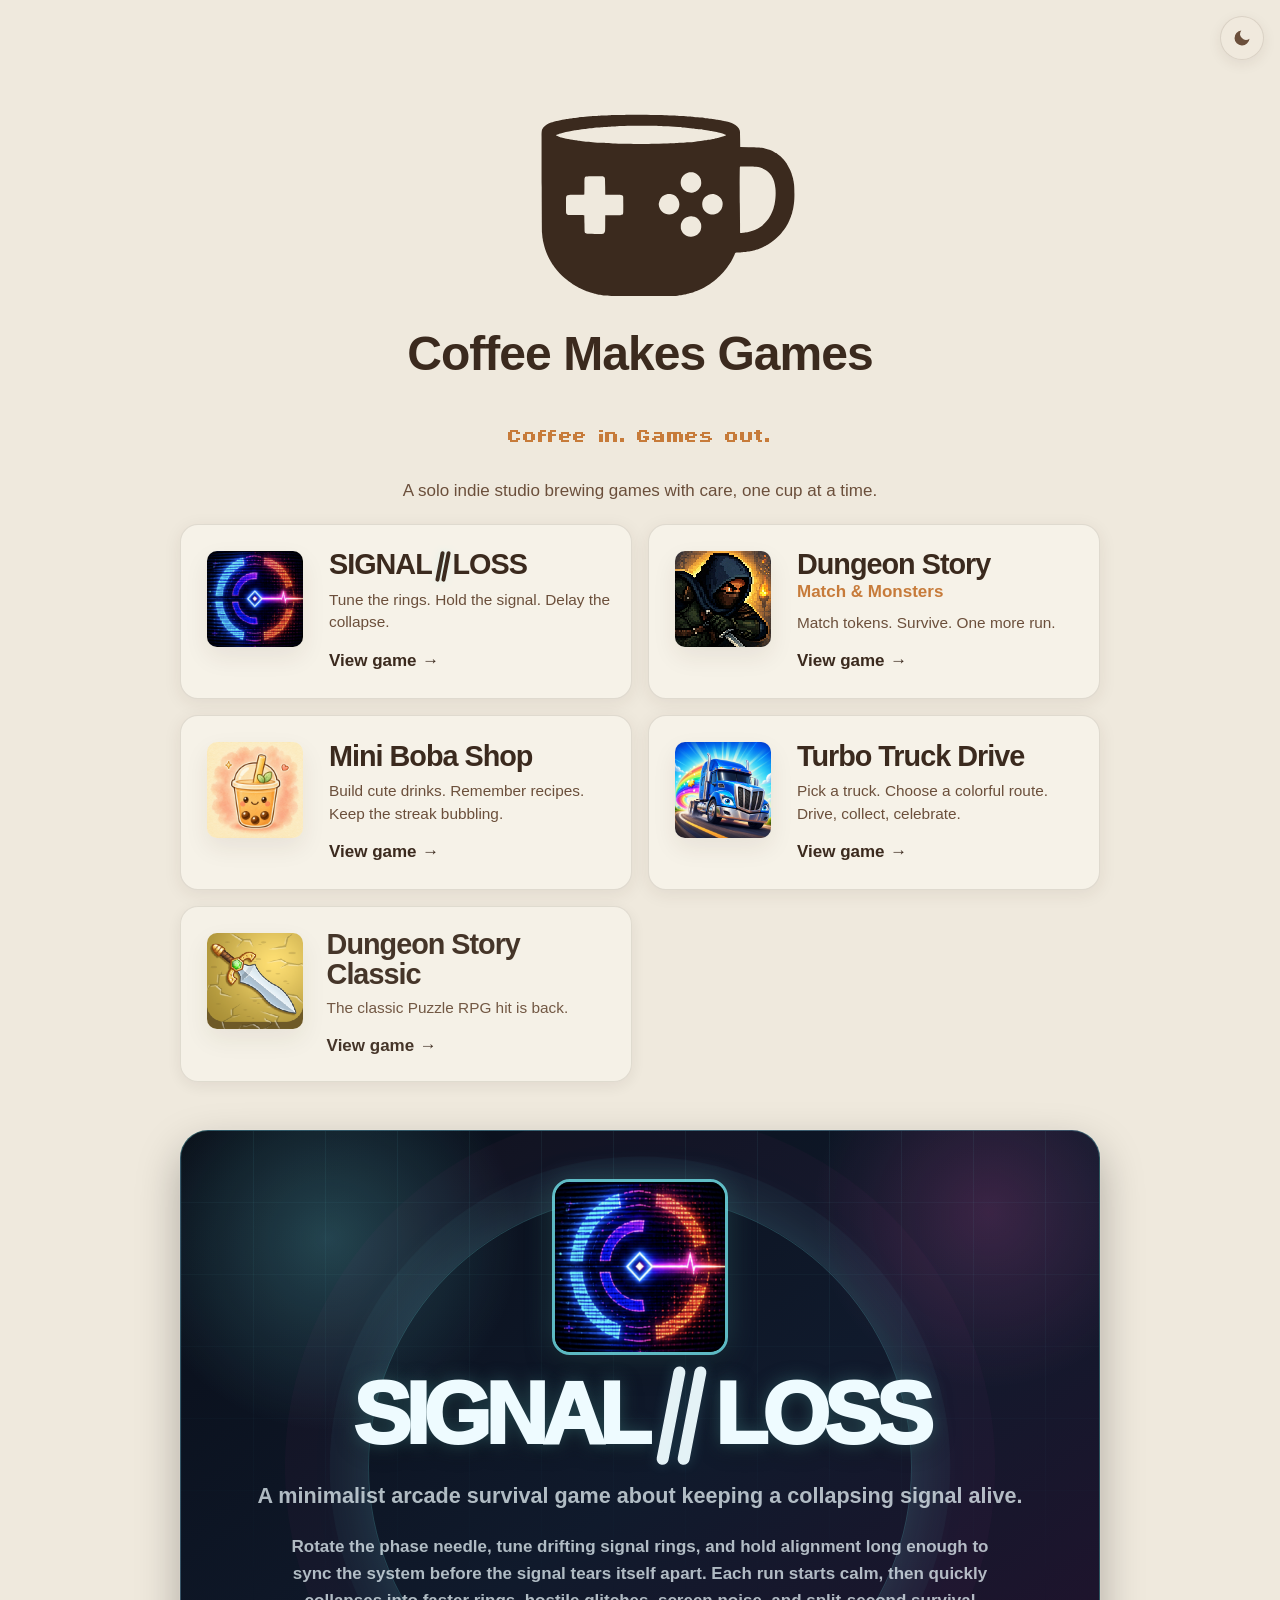
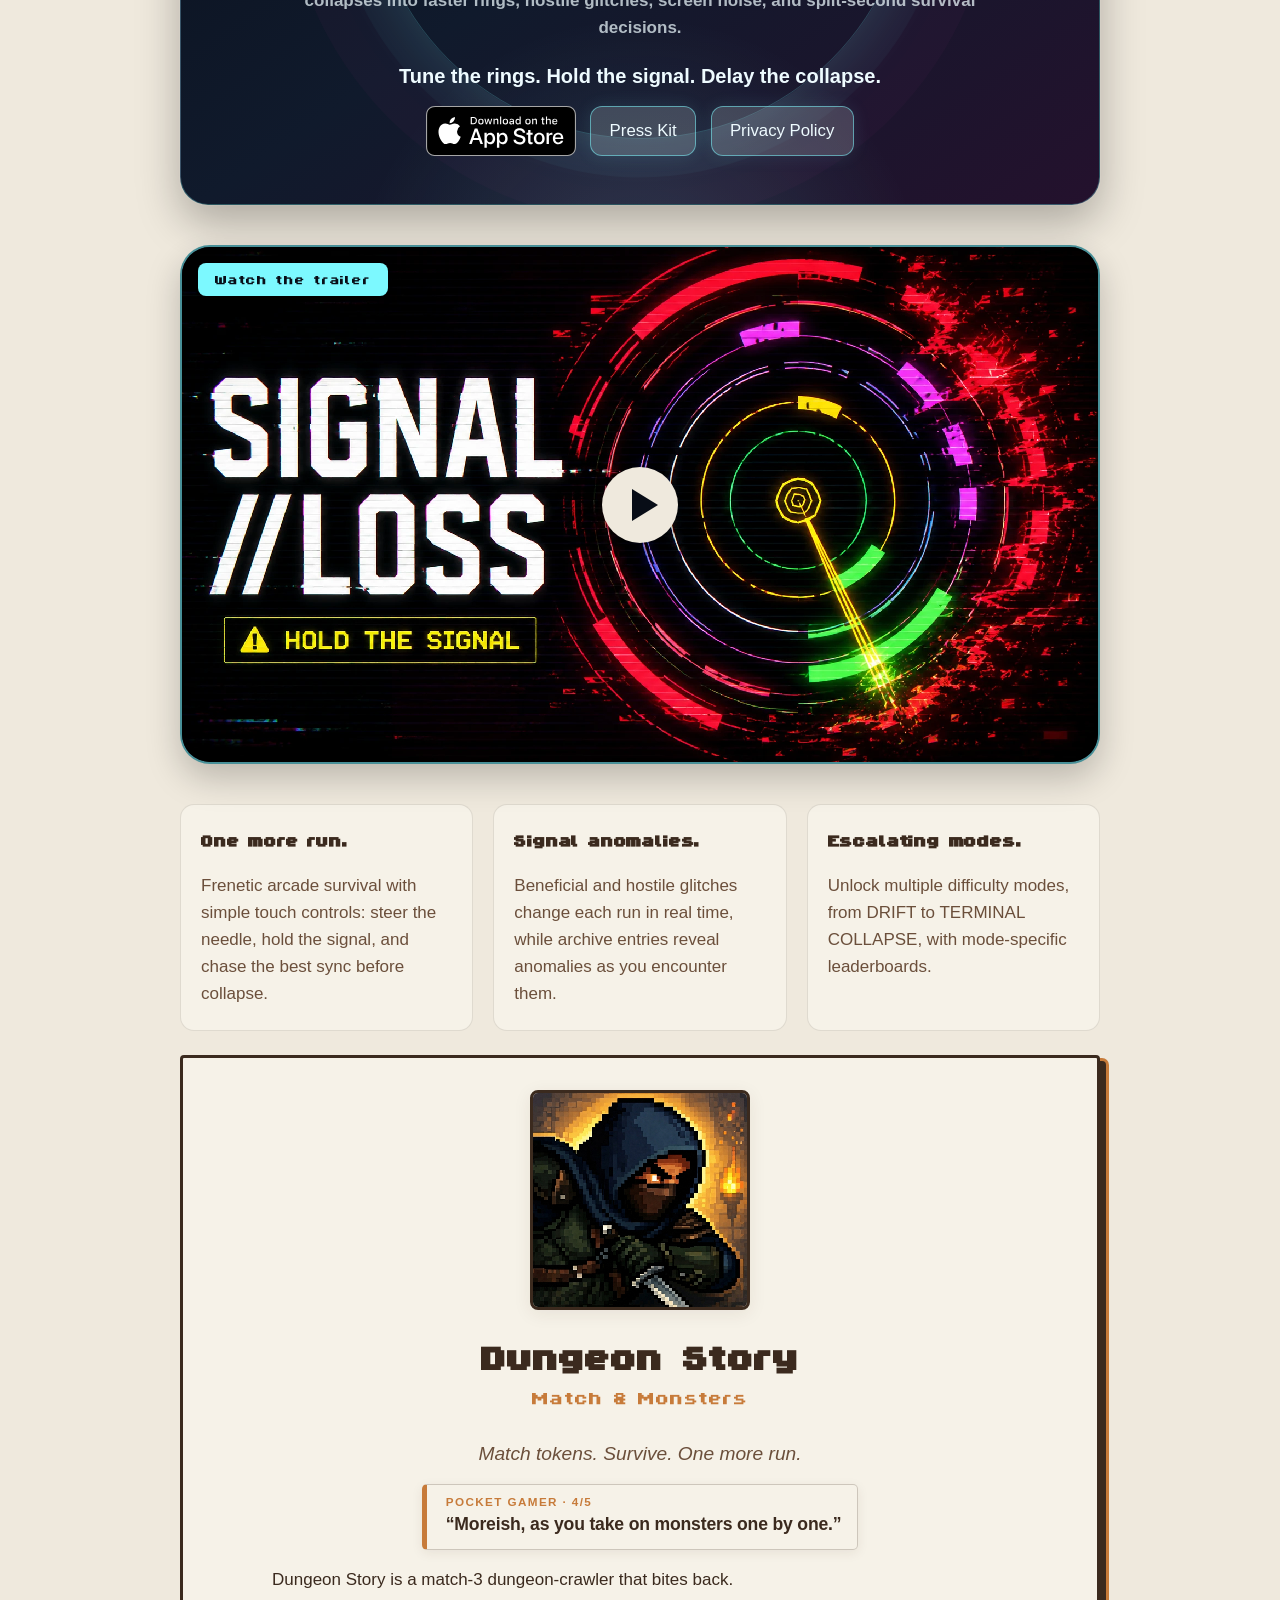
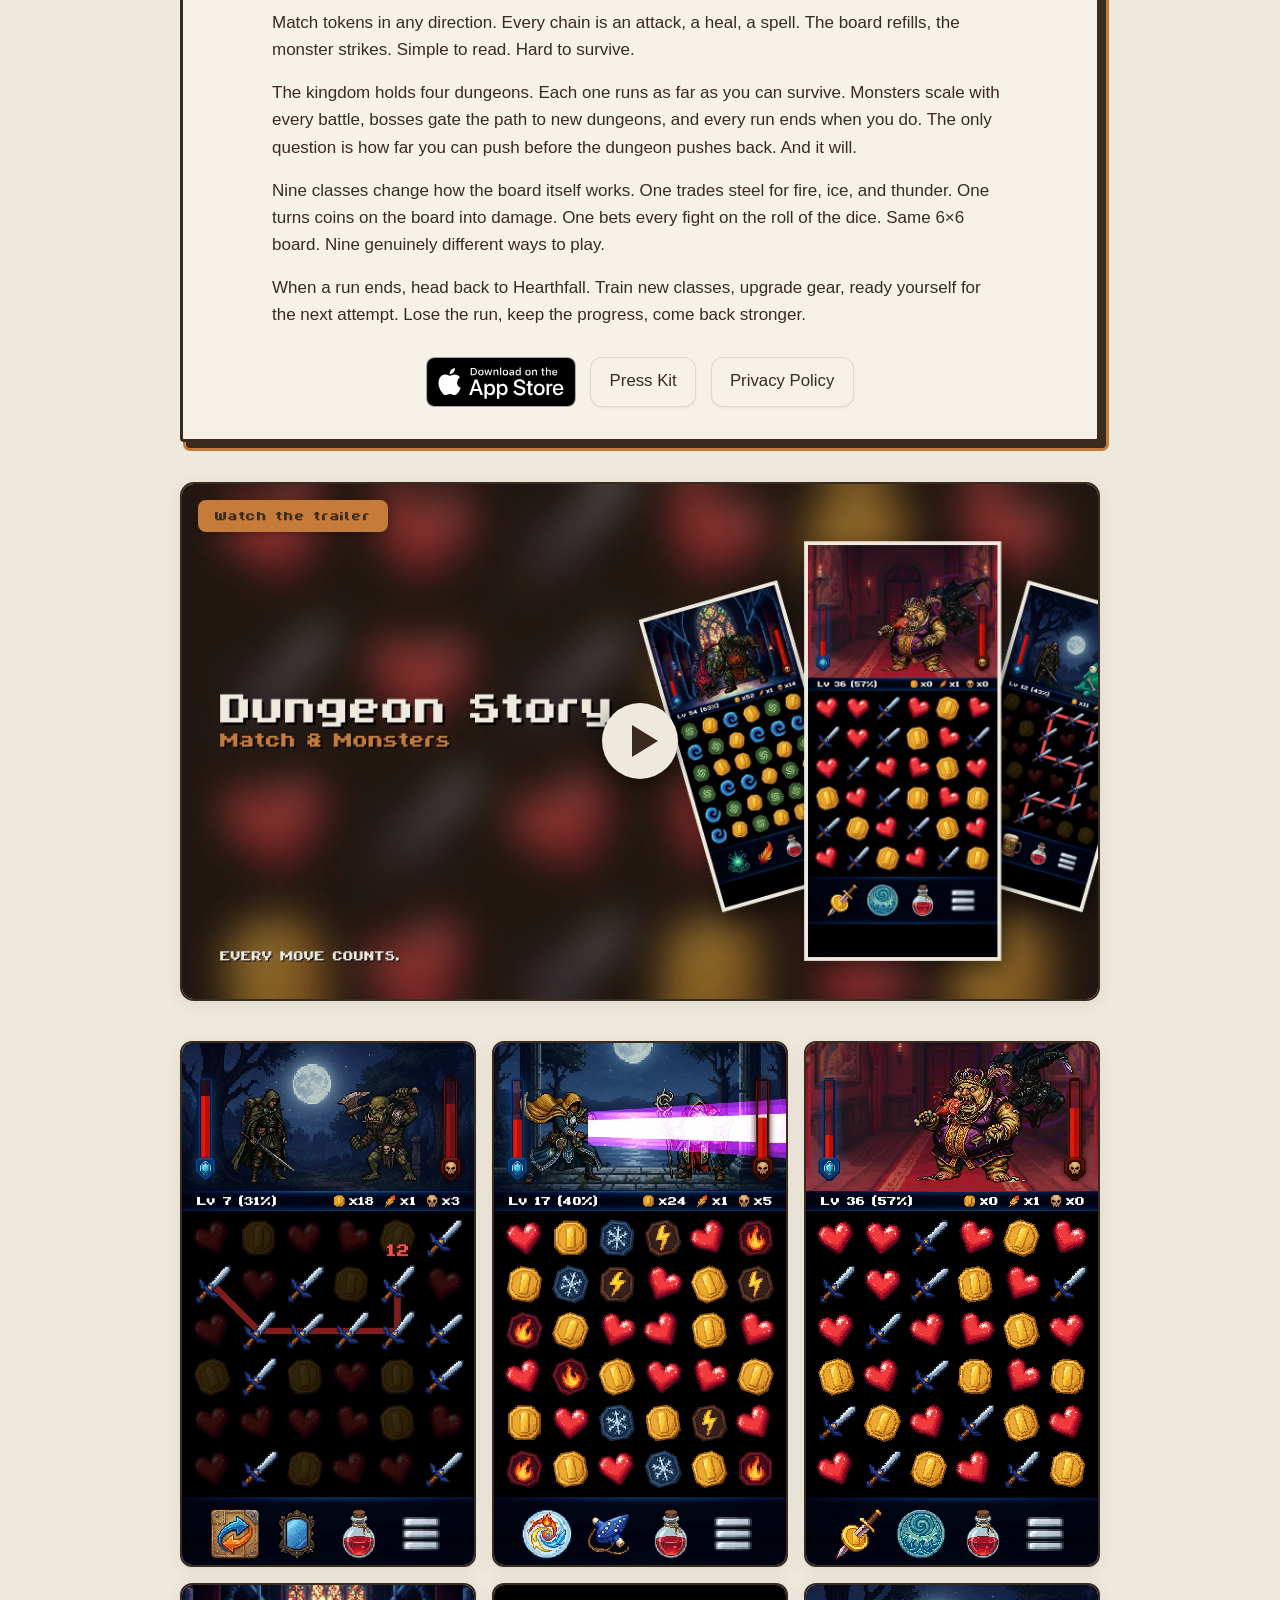
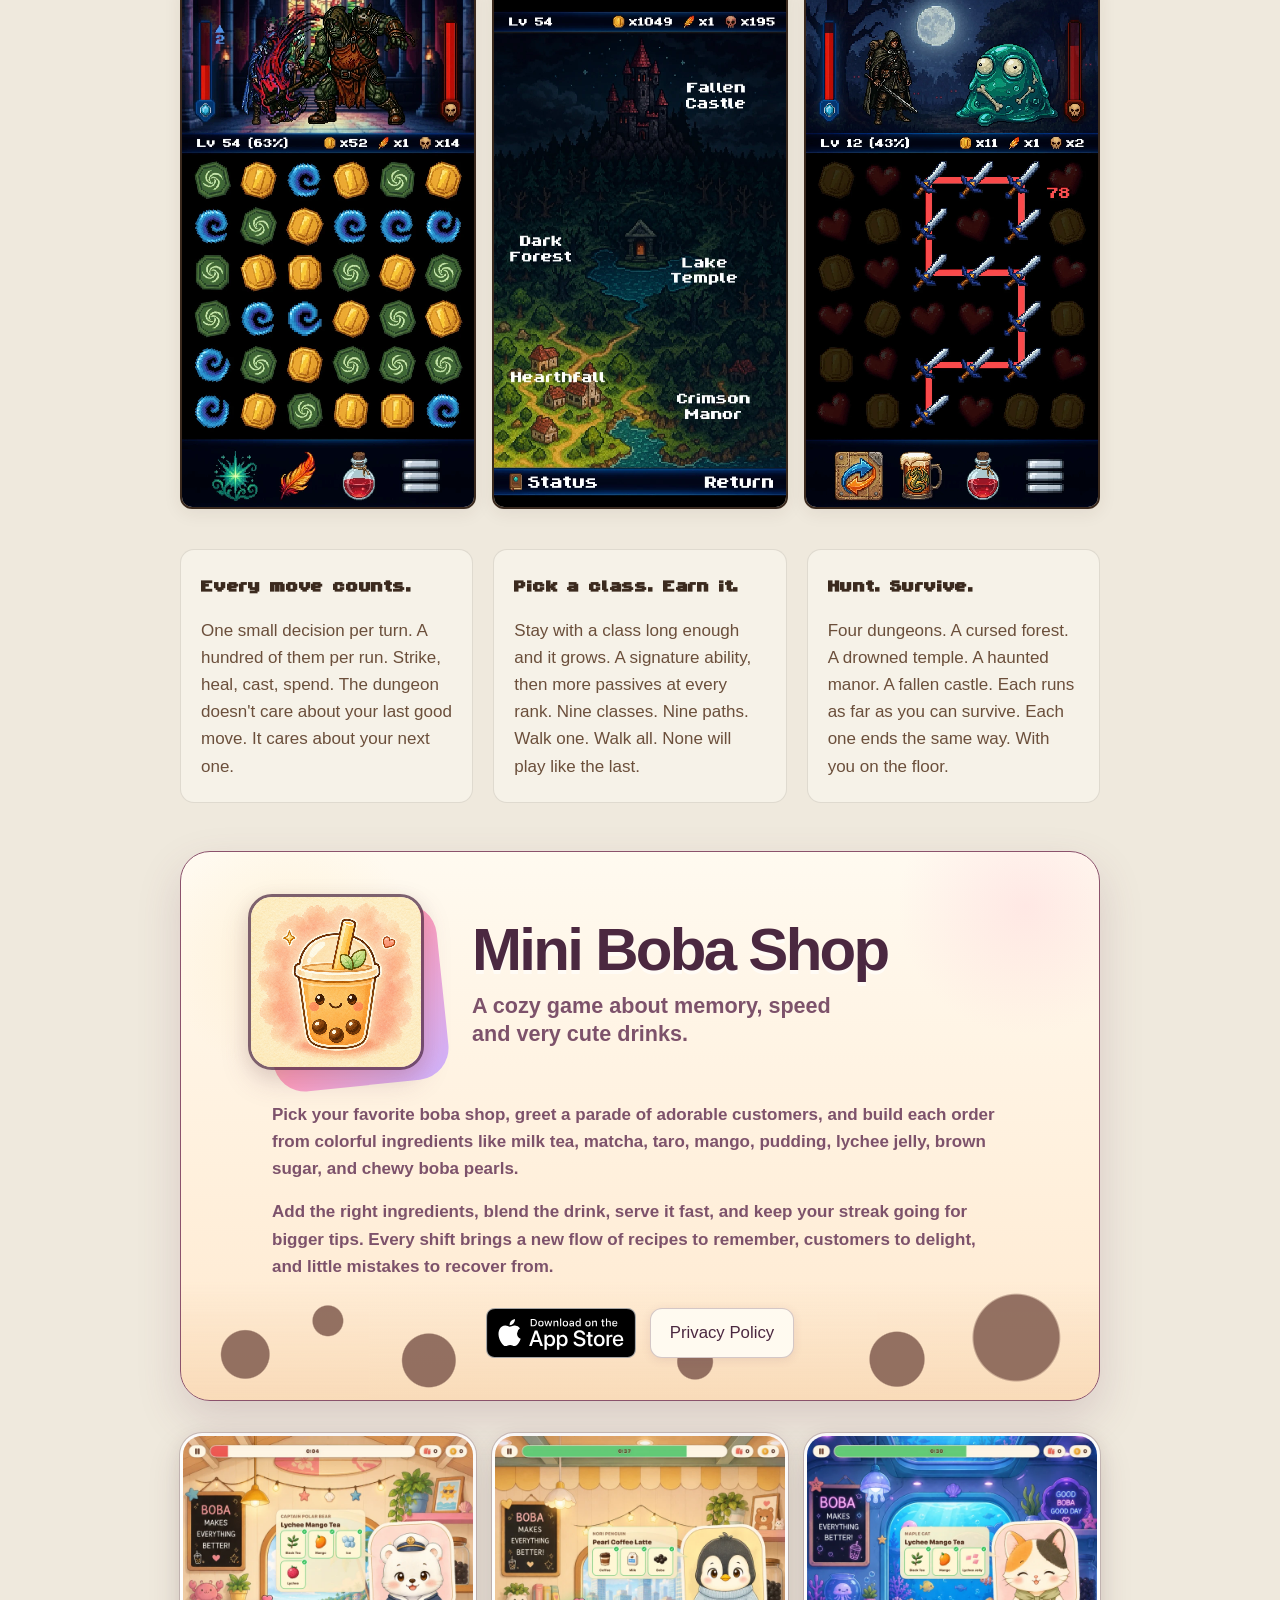
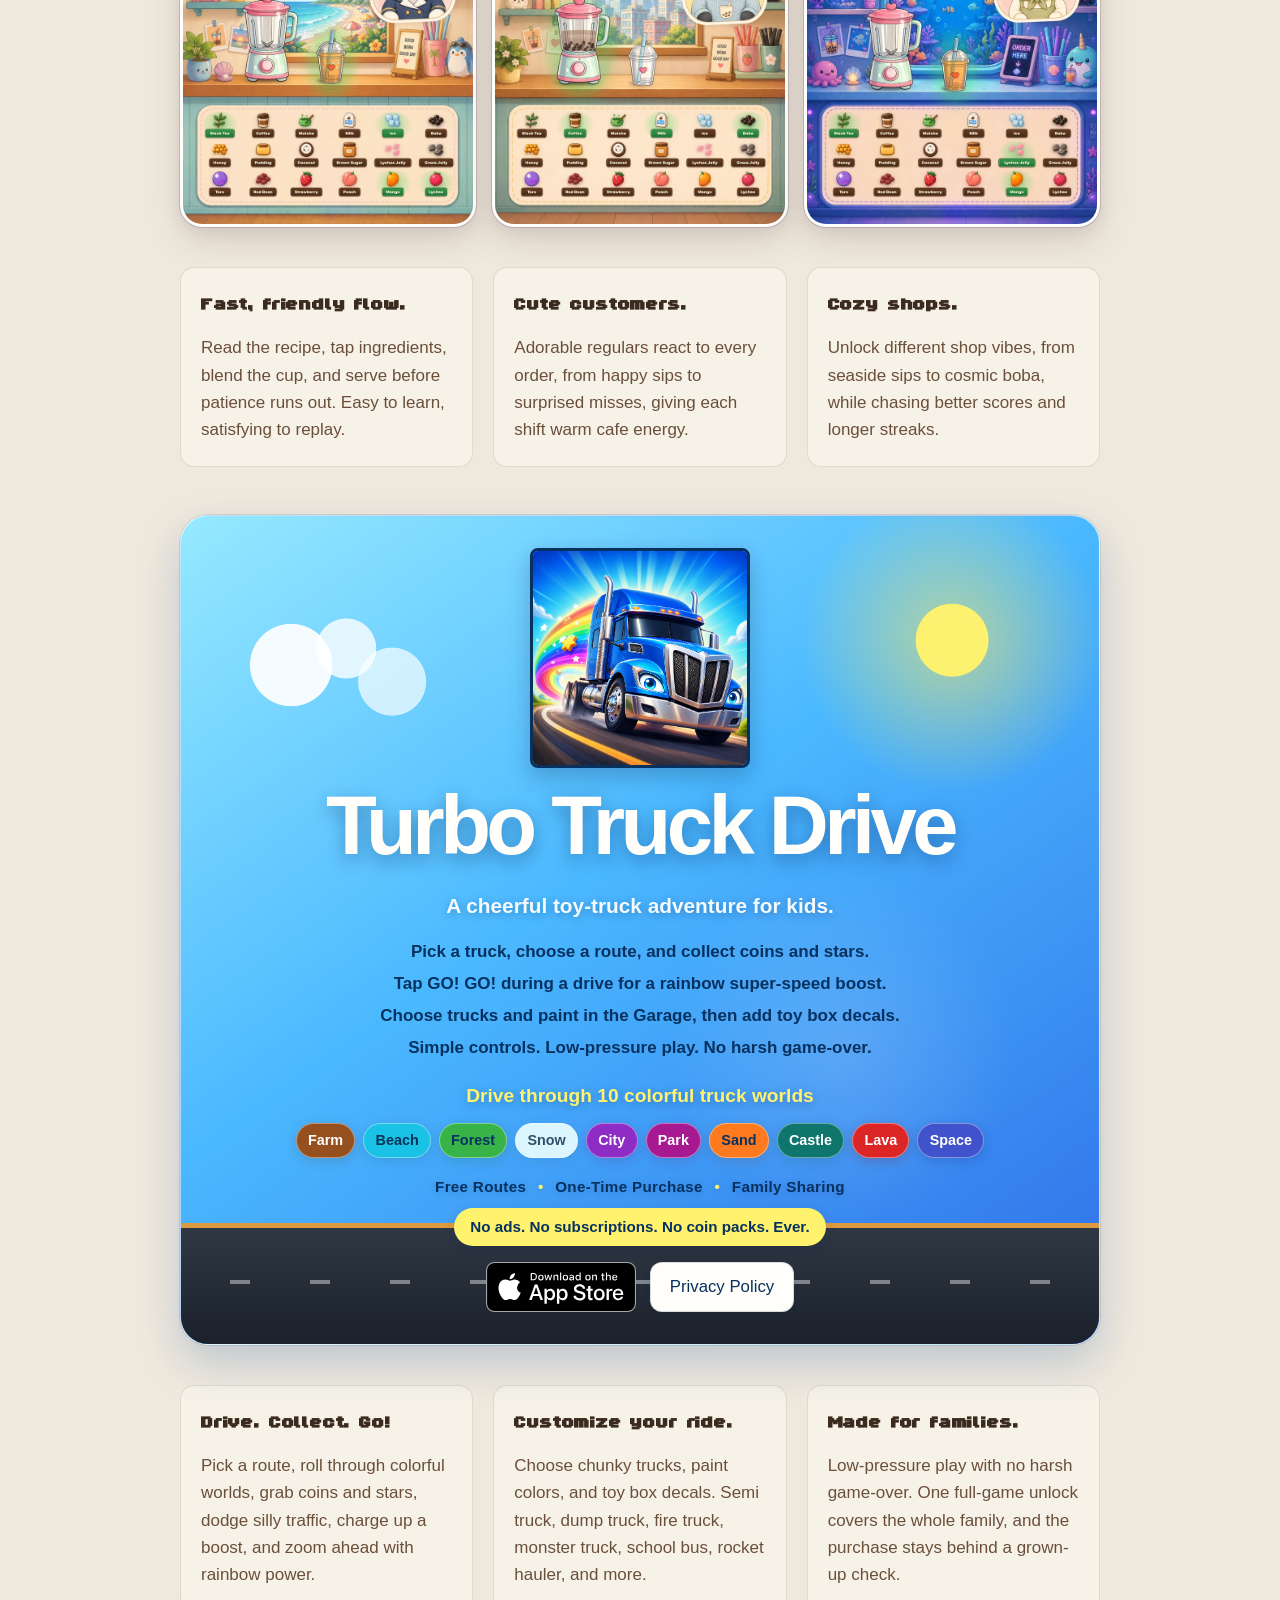
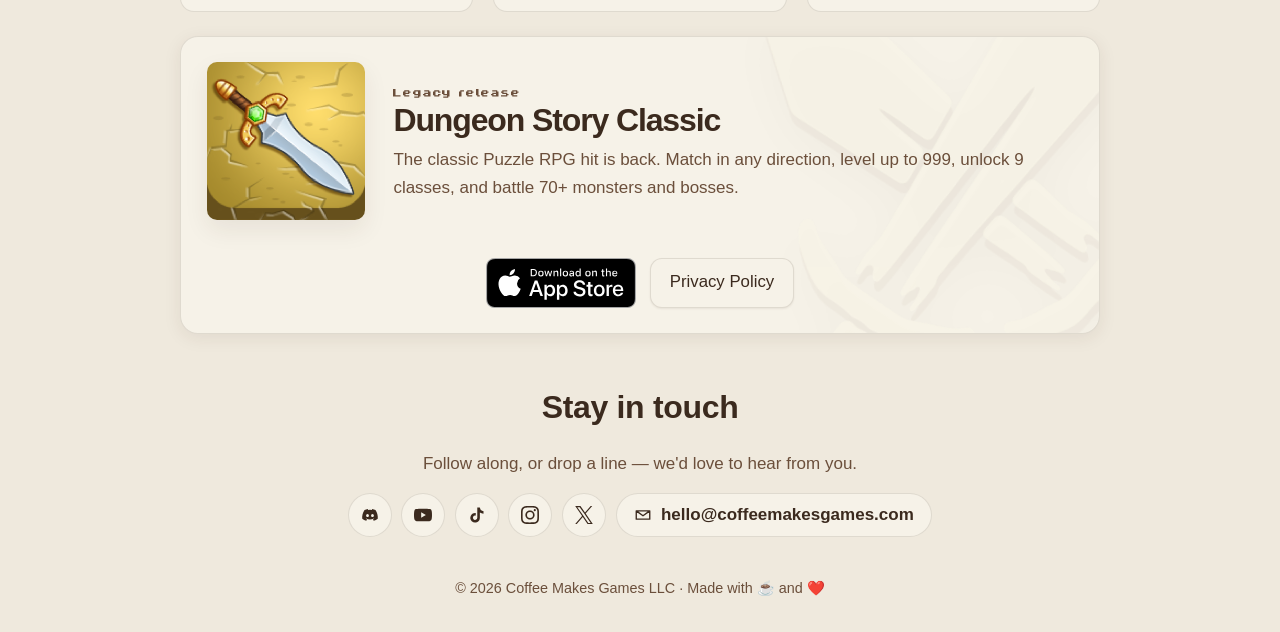
<file: index.html>
<!doctype html>
<html lang="en">
<head>
  <meta charset="utf-8" />
  <meta name="viewport" content="width=device-width, initial-scale=1, viewport-fit=cover" />
  <title>Coffee Makes Games Studio — Indie Games</title>
  <meta name="description" content="Coffee Makes Games is a solo indie studio making games including Dungeon Story, SIGNAL//LOSS, Mini Boba Shop, and Turbo Truck Drive." />
  <meta name="theme-color" content="#EFE9DD" />
  <link rel="canonical" href="https://coffeemakesgames.com/" />

  <link rel="icon" type="image/png" sizes="32x32" href="/assets/favicon-32.png" />
  <link rel="icon" type="image/png" sizes="16x16" href="/assets/favicon-16.png" />
  <link rel="apple-touch-icon" sizes="180x180" href="/assets/apple-touch-icon.png" />

  <meta property="og:type" content="website" />
  <meta property="og:url" content="https://coffeemakesgames.com/" />
  <meta property="og:title" content="Coffee Makes Games — Coffee in. Games out." />
  <meta property="og:description" content="A solo indie studio brewing games with care, including Dungeon Story, SIGNAL//LOSS, Mini Boba Shop, and Turbo Truck Drive." />
  <meta property="og:image" content="https://coffeemakesgames.com/assets/og-image.png" />
  <meta name="twitter:card" content="summary_large_image" />
  <meta name="twitter:site" content="@coffeemakesgame" />
  <meta name="twitter:title" content="Coffee Makes Games" />
  <meta name="twitter:description" content="A solo indie studio brewing games with care, including Dungeon Story, SIGNAL//LOSS, Mini Boba Shop, and Turbo Truck Drive." />
  <meta name="twitter:image" content="https://coffeemakesgames.com/assets/og-image.png" />

  <link rel="stylesheet" href="/styles.css" />

  <script>
    // Apply saved theme before paint to avoid flash of wrong theme.
    (function () {
      try {
        var saved = localStorage.getItem('theme');
        if (saved === 'dark' || saved === 'light') {
          document.documentElement.setAttribute('data-theme', saved);
        }
      } catch (e) {}
    })();
  </script>
</head>
<body>
  <a class="skip-link" href="#main">Skip to content</a>

  <button class="theme-toggle theme-toggle--floating" type="button" aria-label="Toggle dark mode" aria-pressed="false" title="Toggle dark mode">
    <svg class="icon-moon" viewBox="0 0 24 24" aria-hidden="true" focusable="false">
      <path fill="currentColor" d="M21 12.79A9 9 0 1 1 11.21 3a7 7 0 0 0 9.79 9.79Z"/>
    </svg>
    <svg class="icon-sun" viewBox="0 0 24 24" aria-hidden="true" focusable="false">
      <g fill="none" stroke="currentColor" stroke-width="2" stroke-linecap="round">
        <circle cx="12" cy="12" r="4" fill="currentColor" stroke="none"/>
        <path d="M12 2v2M12 20v2M2 12h2M20 12h2M4.93 4.93l1.41 1.41M17.66 17.66l1.41 1.41M4.93 19.07l1.41-1.41M17.66 6.34l1.41-1.41"/>
      </g>
    </svg>
  </button>

  <header class="site-header" aria-hidden="true">
    <div class="site-header-inner">
      <a class="brand" href="/" aria-label="Coffee Makes Games Studio — home">
        <img src="/assets/studio-mark.svg" alt="" width="24" height="24" />
        <span>Coffee Makes Games Studio</span>
      </a>
      <div class="header-actions">
        <nav aria-label="Primary">
          <a href="#games">Games</a>
          <a href="#contact">Contact</a>
        </nav>
        <button class="theme-toggle" type="button" aria-label="Toggle dark mode" aria-pressed="false" title="Toggle dark mode">
          <svg class="icon-moon" viewBox="0 0 24 24" aria-hidden="true" focusable="false">
            <path fill="currentColor" d="M21 12.79A9 9 0 1 1 11.21 3a7 7 0 0 0 9.79 9.79Z"/>
          </svg>
          <svg class="icon-sun" viewBox="0 0 24 24" aria-hidden="true" focusable="false">
            <g fill="none" stroke="currentColor" stroke-width="2" stroke-linecap="round">
              <circle cx="12" cy="12" r="4" fill="currentColor" stroke="none"/>
              <path d="M12 2v2M12 20v2M2 12h2M20 12h2M4.93 4.93l1.41 1.41M17.66 17.66l1.41 1.41M4.93 19.07l1.41-1.41M17.66 6.34l1.41-1.41"/>
            </g>
          </svg>
        </button>
      </div>
    </div>
  </header>

  <main id="main">
    <section class="hero">
      <div class="hero-logo">
                <svg xmlns="http://www.w3.org/2000/svg" viewBox="0 250 1472.620325 1397.704157" preserveAspectRatio="xMidYMid meet" class="cmg-mark" aria-label="Coffee Makes Games" role="img">
          <g transform="translate(-87.615694,1647.870927) scale(0.100000,-0.100000)"
        fill="#000000" stroke="none">
            <path class="mug" fill="currentColor" d="M5695 10549 c-77 -3 -257 -7 -400 -8 -143 -1 -332 -6 -420 -11 -88
        -6 -275 -15 -415 -20 -140 -5 -295 -14 -345 -20 -49 -5 -128 -10 -175 -10 -47
        0 -150 -6 -230 -14 -239 -24 -389 -38 -500 -46 -58 -4 -143 -13 -190 -18 -112
        -15 -268 -33 -355 -42 -38 -4 -97 -12 -130 -18 -83 -15 -199 -33 -265 -42 -79
        -10 -299 -52 -375 -71 -22 -6 -53 -13 -70 -15 -16 -3 -55 -12 -85 -20 -30 -9
        -80 -22 -110 -30 -30 -9 -68 -20 -85 -26 -16 -5 -43 -14 -60 -18 -116 -33
        -292 -118 -380 -185 -80 -61 -96 -78 -145 -155 -78 -121 -85 -171 -84 -565 1
        -176 4 -1465 8 -2865 4 -1552 11 -2588 17 -2655 25 -276 29 -312 39 -345 5
        -19 10 -50 10 -69 0 -19 6 -60 14 -90 15 -57 30 -124 46 -196 5 -22 18 -71 30
        -110 11 -38 25 -83 30 -100 17 -59 65 -192 110 -305 44 -110 116 -259 175
        -365 19 -33 37 -67 41 -75 20 -41 179 -283 248 -375 144 -192 409 -475 591
        -632 121 -104 519 -393 540 -393 3 0 33 -17 67 -38 52 -32 168 -97 238 -133
        66 -34 254 -119 320 -144 25 -10 54 -21 65 -26 11 -5 34 -13 50 -18 17 -5 55
        -19 85 -31 30 -12 69 -25 85 -30 17 -5 44 -13 60 -18 17 -6 57 -18 90 -27 33
        -9 76 -22 95 -28 19 -6 53 -14 75 -18 22 -4 60 -13 85 -19 95 -24 137 -32 195
        -40 33 -4 92 -12 130 -18 39 -6 102 -16 140 -22 170 -26 594 -31 2368 -27
        1651 3 1829 5 1897 20 41 10 91 17 110 17 51 0 321 51 401 76 26 8 55 14 65
        14 17 0 65 13 149 42 17 5 46 14 65 18 34 8 106 32 145 49 20 9 70 28 148 57
        23 9 57 22 75 30 17 8 47 20 65 28 177 76 381 187 622 339 27 17 323 239 365
        273 113 94 363 340 455 448 28 32 64 75 81 95 55 64 179 234 235 321 85 132
        92 143 113 180 11 19 30 53 42 75 13 22 46 87 74 145 50 103 61 125 95 205 43
        98 24 89 202 97 87 3 193 11 236 17 43 6 104 11 135 11 31 1 86 7 122 15 36 8
        83 14 104 15 22 0 65 6 95 14 63 16 136 33 196 46 22 4 54 12 70 18 17 6 57
        18 90 27 56 16 76 23 175 60 125 47 191 75 315 137 92 45 78 37 220 123 243
        147 417 286 629 506 160 166 359 425 425 554 6 11 26 47 45 80 19 33 44 80 56
        105 12 25 26 52 31 60 5 8 12 22 15 30 3 8 12 29 19 45 35 80 44 103 60 145 9
        25 23 60 31 78 8 18 14 39 14 47 0 8 6 29 14 47 23 56 38 101 46 143 11 52 29
        121 43 165 6 19 14 58 18 85 4 28 12 75 17 105 36 182 50 358 54 653 3 260
        -11 598 -28 675 -8 35 -14 80 -14 101 0 21 -7 58 -15 81 -8 23 -15 54 -15 68
        0 14 -7 50 -16 81 -8 31 -22 81 -31 111 -8 30 -21 70 -29 88 -8 18 -14 39 -14
        47 0 8 -7 31 -16 52 -9 21 -22 52 -29 68 -7 17 -22 54 -34 83 -32 79 -138 279
        -182 346 -21 32 -39 60 -39 63 0 10 -129 173 -194 247 -107 120 -335 311 -416
        349 -8 4 -28 16 -45 27 -59 37 -258 133 -340 163 -107 38 -133 47 -215 68 -25
        6 -67 17 -94 25 -26 8 -60 14 -75 14 -14 0 -42 5 -61 10 -75 23 -275 33 -755
        39 l-500 6 -5 460 c-5 471 -6 476 -46 558 -8 16 -14 33 -14 37 0 19 -60 97
        -112 145 -64 61 -138 110 -233 154 -38 18 -82 39 -97 47 -14 8 -35 14 -45 14
        -10 0 -23 4 -28 9 -6 4 -44 18 -85 30 -41 13 -91 28 -110 34 -19 6 -53 14 -75
        17 -22 4 -60 12 -85 18 -92 22 -304 63 -380 72 -60 8 -158 23 -291 46 -47 7
        -104 14 -126 14 -23 0 -77 7 -120 15 -43 8 -103 15 -133 15 -30 0 -75 5 -100
        11 -25 6 -97 14 -160 19 -147 11 -327 28 -455 41 -55 6 -170 15 -255 20 -85 5
        -193 13 -240 18 -47 6 -130 10 -185 11 -55 0 -143 5 -195 11 -52 5 -198 14
        -325 19 -126 5 -349 14 -495 20 -615 25 -2013 37 -2355 19z m2125 -650 c58 -5
        186 -11 285 -14 171 -5 434 -22 735 -47 74 -6 182 -14 240 -18 127 -9 294 -25
        455 -45 66 -9 140 -15 165 -15 25 0 65 -5 90 -11 25 -6 88 -14 140 -19 52 -5
        129 -14 170 -20 41 -6 127 -18 190 -26 131 -17 277 -39 365 -56 33 -6 85 -15
        115 -18 122 -16 505 -101 595 -131 17 -6 44 -14 60 -19 17 -4 41 -12 55 -18
        39 -15 103 -40 123 -46 25 -8 1 -44 -38 -55 -16 -5 -55 -19 -85 -31 -30 -12
        -77 -28 -105 -36 -27 -8 -72 -21 -100 -30 -27 -8 -68 -19 -90 -23 -22 -4 -56
        -12 -75 -19 -39 -12 -120 -31 -165 -38 -16 -3 -59 -11 -95 -19 -175 -37 -217
        -45 -245 -45 -16 0 -55 -7 -85 -15 -30 -8 -71 -15 -90 -15 -19 0 -71 -6 -115
        -14 -107 -20 -231 -37 -335 -46 -47 -4 -119 -12 -160 -18 -107 -16 -274 -32
        -430 -42 -74 -5 -169 -14 -210 -19 -41 -6 -122 -11 -180 -11 -58 -1 -154 -5
        -215 -10 -104 -9 -282 -16 -1070 -40 -423 -12 -1671 -12 -2060 0 -165 6 -446
        15 -625 20 -179 5 -334 12 -345 15 -11 3 -117 10 -235 15 -233 10 -433 24
        -605 42 -60 6 -157 14 -215 18 -103 7 -228 21 -385 41 -44 6 -120 15 -170 20
        -49 5 -108 13 -130 19 -22 5 -61 10 -86 10 -25 0 -59 4 -75 10 -16 5 -63 14
        -104 19 -83 11 -171 26 -240 43 -25 6 -65 14 -90 18 -25 4 -67 13 -95 20 -27
        6 -77 19 -110 27 -33 8 -82 20 -110 28 -27 8 -59 16 -70 19 -39 9 -91 29 -200
        76 -50 22 -50 22 -20 46 17 13 36 24 43 24 8 0 28 6 45 13 52 22 100 38 137
        47 19 4 49 13 65 18 99 35 360 94 640 146 44 8 107 20 140 26 33 6 89 15 125
        20 36 4 92 12 125 18 116 21 211 34 298 42 49 4 116 13 150 19 72 12 238 30
        387 41 58 5 134 13 170 19 36 6 94 11 130 11 36 0 120 7 185 15 66 8 158 15
        205 15 47 0 148 7 225 15 77 8 190 15 250 15 61 0 166 5 235 11 309 26 2246
        33 2520 8z m5545 -2374 c339 -45 583 -157 770 -357 84 -89 97 -106 146 -189
        119 -201 179 -397 213 -704 28 -242 14 -599 -30 -810 -8 -38 -14 -81 -14 -94
        0 -13 -6 -44 -14 -70 -14 -43 -25 -86 -46 -171 -9 -39 -26 -90 -45 -135 -7
        -16 -20 -50 -30 -75 -29 -74 -126 -267 -162 -321 -18 -28 -33 -53 -33 -55 0
        -3 -35 -51 -77 -107 -156 -207 -387 -408 -588 -512 -27 -14 -57 -29 -65 -34
        -102 -59 -322 -133 -520 -175 -81 -17 -388 -50 -417 -44 -17 3 -18 33 -18 583
        -1 319 -7 821 -14 1115 -12 505 -8 2140 5 2162 10 16 808 10 939 -7z m-3629
        -331 c182 -59 341 -203 402 -364 44 -116 48 -338 7 -420 -7 -14 -21 -43 -31
        -65 -41 -87 -190 -245 -231 -245 -5 0 -14 -5 -21 -12 -24 -24 -111 -49 -232
        -67 -87 -14 -219 13 -327 65 -78 37 -204 143 -224 189 -5 11 -19 36 -30 55
        -78 128 -94 324 -40 485 55 167 195 301 386 371 78 28 265 33 341 8z m-5241
        -252 c82 -57 79 -37 85 -567 l5 -470 470 -5 c526 -6 510 -3 558 -80 22 -35 22
        -39 22 -520 0 -485 0 -485 -23 -516 -53 -71 -35 -68 -557 -74 l-470 -5 -3
        -473 c-2 -516 1 -487 -61 -555 -55 -61 -52 -60 -550 -58 -475 3 -485 4 -537
        48 -54 47 -53 34 -58 549 -3 262 -9 481 -13 485 -5 5 -220 9 -478 11 -529 3
        -496 -1 -556 82 -29 39 -29 39 -29 511 0 652 -63 589 593 593 364 2 477 6 477
        15 0 7 1 224 3 482 2 470 2 470 27 503 50 68 41 66 505 72 530 6 539 6 590
        -28z m3950 -1017 c365 -75 563 -494 400 -845 -31 -67 -45 -85 -114 -156 -227
        -228 -594 -236 -831 -17 -116 108 -201 293 -200 440 0 35 31 168 52 223 103
        269 392 417 693 355z m2503 9 c177 -44 292 -124 387 -269 109 -167 117 -393
        21 -595 -33 -68 -160 -209 -207 -229 -13 -6 -31 -15 -39 -20 -113 -67 -303
        -91 -429 -55 -101 30 -243 113 -291 171 -109 132 -144 216 -156 383 -8 95 25
        252 62 301 5 8 19 31 29 52 11 22 52 69 91 107 146 138 353 198 532 154z
        m-1278 -1298 c47 -7 99 -19 115 -26 187 -79 284 -179 365 -375 48 -116 27
        -354 -42 -477 -39 -70 -144 -183 -195 -211 -152 -83 -184 -92 -340 -91 -78 1
        -148 5 -155 10 -7 6 -40 21 -73 34 -74 29 -178 104 -226 162 -37 45 -99 152
        -99 172 0 6 -7 25 -16 41 -26 46 -25 282 0 350 98 265 280 400 571 423 6 1 48
        -5 95 -12z"/>
            <path id="wispL" class="wisp wisp-l" transform="translate(-2200, 0)" fill="currentColor" d="M6447 16473 c-3 -5 15 -29 40 -54 187 -181 283 -425 283 -717 0 -141
        -6 -184 -47 -332 -95 -341 -323 -636 -883 -1140 -172 -155 -243 -223 -400
        -386 -101 -105 -189 -210 -254 -303 -57 -81 -69 -103 -171 -311 -17 -34 -69
        -208 -91 -305 -26 -114 -26 -473 0 -590 23 -103 57 -217 68 -230 4 -5 8 -18 8
        -28 0 -10 6 -31 14 -45 8 -15 31 -61 51 -102 153 -313 420 -577 755 -745 101
        -51 153 -73 205 -89 33 -10 70 -22 82 -27 42 -16 37 21 -10 70 -24 25 -61 69
        -83 96 -21 28 -42 52 -45 55 -3 3 -9 12 -12 20 -4 8 -16 29 -27 45 -123 190
        -180 393 -180 647 0 225 25 355 110 568 125 314 358 606 795 995 258 229 525
        516 621 665 91 143 191 358 214 460 4 19 12 55 18 80 38 160 49 311 32 435 -7
        50 -15 113 -19 140 -4 28 -12 66 -19 85 -6 19 -20 62 -31 95 -31 93 -44 126
        -68 170 -12 22 -32 60 -45 85 -71 136 -277 367 -413 460 -27 19 -52 38 -55 41
        -3 3 -27 19 -53 35 -27 16 -61 37 -75 46 -15 10 -34 20 -42 24 -8 3 -22 10
        -30 15 -8 5 -22 12 -30 15 -8 3 -28 12 -45 19 -88 37 -159 53 -168 38z"/>
            <path id="wispR" class="wisp wisp-r" transform="translate(1100, 0)" fill="currentColor" d="M8513 15122 c-9 -6 -9 -13 0 -29 17 -30 52 -102 68 -138 85 -199 61
        -547 -52 -745 -5 -8 -13 -25 -19 -38 -5 -12 -27 -48 -47 -80 -21 -31 -41 -64
        -44 -72 -34 -76 -343 -386 -664 -666 -228 -199 -527 -527 -601 -659 -76 -137
        -111 -224 -158 -395 -56 -202 -40 -504 38 -733 9 -26 20 -55 24 -64 5 -10 25
        -49 43 -88 84 -174 266 -361 431 -444 23 -12 50 -26 58 -31 32 -18 89 -40 107
        -40 10 -1 29 -7 43 -15 58 -33 87 -12 50 35 -18 23 -90 164 -90 176 0 3 -6 20
        -13 37 -25 60 -39 102 -48 147 -4 25 -13 61 -18 80 -17 55 -14 284 5 354 101
        389 267 611 809 1075 325 280 475 434 580 601 38 59 95 172 95 187 0 6 6 24
        14 40 46 93 76 265 76 438 0 188 -29 330 -105 500 -7 17 -16 37 -19 45 -3 8
        -15 29 -26 45 -11 17 -23 37 -27 45 -48 106 -280 320 -423 392 -25 12 -52 28
        -60 35 -9 6 -21 9 -27 5z"/>
          
            <use href="#wispR" class="wisp wisp-r-2" transform="translate(-1100, 0)" />
          </g>
        </svg>
      </div>
      <h1 class="wordmark">Coffee Makes Games</h1>
      <p class="tagline">Coffee in. Games out.</p>
      <p class="hero-sub">A solo indie studio brewing games with care, one cup at a time.</p>
    </section>

    <section id="games" class="games-catalog" aria-labelledby="games-title">
      <h2 id="games-title" class="visually-hidden">Games</h2>

      <div class="game-card-grid">
        <a class="game-card game-card--signal" href="#signal-loss">
          <span class="game-card-art">
            <img src="/assets/signal-loss/app-icon.png" alt="" width="1024" height="1024" loading="lazy" />
          </span>
          <span class="game-card-content">
            <span class="game-card-title game-card-title--signal" aria-label="SIGNAL//LOSS">
              <span aria-hidden="true">SIGNAL</span><span class="signal-title-slash" aria-hidden="true"><span></span><span></span></span><span aria-hidden="true">LOSS</span>
            </span>
            <span class="game-card-copy">Tune the rings. Hold the signal. Delay the collapse.</span>
            <span class="game-card-link">View game</span>
          </span>
        </a>

        <a class="game-card game-card--dungeon" href="#dungeon-story">
          <span class="game-card-art">
            <img src="/assets/dungeon-story/app-icon.png" alt="" width="220" height="220" loading="lazy" />
          </span>
          <span class="game-card-content">
            <span class="game-card-title">Dungeon Story</span>
            <span class="game-card-kicker">Match &amp; Monsters</span>
            <span class="game-card-copy">Match tokens. Survive. One more run.</span>
            <span class="game-card-link">View game</span>
          </span>
        </a>

        <a class="game-card game-card--boba" href="#mini-boba-shop">
          <span class="game-card-art">
            <img src="/assets/mini-boba-shop/app-icon.png" alt="" width="512" height="512" loading="lazy" />
          </span>
          <span class="game-card-content">
            <span class="game-card-title">Mini Boba Shop</span>
            <span class="game-card-copy">Build cute drinks. Remember recipes. Keep the streak bubbling.</span>
            <span class="game-card-link">View game</span>
          </span>
        </a>

        <a class="game-card game-card--truck" href="#turbo-truck-drive">
          <span class="game-card-art">
            <img src="/assets/turbo-truck-drive/app-icon.png" alt="" width="1024" height="1024" loading="lazy" />
          </span>
          <span class="game-card-content">
            <span class="game-card-title">Turbo Truck Drive</span>
            <span class="game-card-copy">Pick a truck. Choose a colorful route. Drive, collect, celebrate.</span>
            <span class="game-card-link">View game</span>
          </span>
        </a>

        <a class="game-card game-card--classic" href="#dungeon-story-classic">
          <span class="game-card-art">
            <img src="/assets/dungeon-story-classic/app-icon.png" alt="" width="1024" height="1024" loading="lazy" />
          </span>
          <span class="game-card-content">
            <span class="game-card-title">Dungeon Story</span>
            <span class="game-card-kicker">Classic</span>
            <span class="game-card-copy">The classic Puzzle RPG hit is back.</span>
            <span class="game-card-link">View game</span>
          </span>
        </a>
      </div>
    </section>

    <section id="signal-loss" class="game-block signal-block">
      <svg class="signal-svg-defs" aria-hidden="true" focusable="false" width="0" height="0">
        <filter id="signal-grid-wave" x="-8%" y="-8%" width="116%" height="116%" color-interpolation-filters="sRGB">
          <feTurbulence type="fractalNoise" baseFrequency="0.012 0.16" numOctaves="1" seed="12" result="signalNoise">
            <animate attributeName="baseFrequency" values="0.012 0.16; 0.018 0.24; 0.01 0.12; 0.016 0.2; 0.012 0.16" dur=".42s" repeatCount="indefinite" />
          </feTurbulence>
          <feDisplacementMap in="SourceGraphic" in2="signalNoise" scale="9" xChannelSelector="R" yChannelSelector="G" />
        </filter>
      </svg>
      <div class="signal-frame">
        <img class="signal-key-art" src="/assets/signal-loss/app-icon.png" alt="SIGNAL//LOSS app icon" width="1024" height="1024" loading="lazy" />
        <h2 class="signal-title" aria-label="SIGNAL//LOSS">
          <span aria-hidden="true">SIGNAL</span><span class="signal-title-slash" aria-hidden="true"><span></span><span></span></span><span aria-hidden="true">LOSS</span>
        </h2>
        <p class="signal-tagline">A minimalist arcade survival game about keeping a collapsing signal&nbsp;alive.</p>

        <p class="pitch signal-pitch">
          Rotate the phase needle, tune drifting signal rings, and hold alignment long enough to sync the system before the signal tears itself apart. Each run starts calm, then quickly collapses into faster rings, hostile glitches, screen noise, and split-second survival decisions.
        </p>
        <p class="signal-punch">Tune the rings. Hold the signal. Delay the collapse.</p>

        <div class="cta-row signal-cta-row">
          <a class="appstore-badge" href="https://apps.apple.com/us/app/signal-loss/id6781405491" rel="noopener" target="_blank" aria-label="Download SIGNAL//LOSS on the App Store">
            <img src="/assets/app-store-badge.svg" alt="Download on the App Store" width="120" height="40" />
          </a>
          <a class="policy-cta" href="/signal-loss/press/">Press Kit</a>
          <a class="policy-cta" href="/signal-loss/privacy/">Privacy Policy</a>
        </div>
      </div>

      <div class="trailer signal-trailer">
        <button class="trailer-thumb" type="button" aria-label="Play SIGNAL//LOSS trailer" data-video-id="9ocdCHjehE0" data-video-title="SIGNAL//LOSS trailer">
          <img src="/assets/signal-loss/trailer-poster.webp" alt="SIGNAL//LOSS trailer" width="1672" height="941" loading="lazy" />
          <span class="trailer-play" aria-hidden="true">
            <svg viewBox="0 0 80 80" width="80" height="80" focusable="false">
              <circle cx="40" cy="40" r="38" fill="currentColor" />
              <polygon points="32,24 32,56 58,40" fill="#080d17" />
            </svg>
          </span>
          <span class="trailer-label">Watch the trailer</span>
        </button>
      </div>

      <ul class="features signal-features" aria-label="SIGNAL//LOSS key features">
        <li>
          <h3>One more run.</h3>
          <p>Frenetic arcade survival with simple touch controls: steer the needle, hold the signal, and chase the best sync before collapse.</p>
        </li>
        <li>
          <h3>Signal anomalies.</h3>
          <p>Beneficial and hostile glitches change each run in real time, while archive entries reveal anomalies as you encounter them.</p>
        </li>
        <li>
          <h3>Escalating modes.</h3>
          <p>Unlock multiple difficulty modes, from DRIFT to TERMINAL COLLAPSE, with mode-specific leaderboards.</p>
        </li>
      </ul>
    </section>

    <section id="dungeon-story" class="game-block">
      <div class="pixel-frame">
        <img class="key-art" src="/assets/dungeon-story/app-icon.png" alt="Dungeon Story key art — a hooded rogue with a torch in a dungeon" width="220" height="220" />
        <h2 class="pixel-title">Dungeon Story</h2>
        <p class="pixel-subtitle">Match &amp; Monsters</p>
        <p class="pixel-tagline">Match tokens. Survive. One more run.</p>
        <a class="review-badge" href="https://www.pocketgamer.com/dungeon-story-match-monsters/review/" rel="noopener" target="_blank" aria-label="Read Pocket Gamer's Dungeon Story: Match &amp; Monsters review">
          <span class="review-badge-meta">Pocket Gamer · 4/5</span>
          <span class="review-badge-quote">“Moreish, as you take on monsters one by one.”</span>
        </a>

        <p class="pitch">
          Dungeon Story is a match-3 dungeon-crawler that bites back.
        </p>

        <p class="pitch">
          Match tokens in any direction. Every chain is an attack, a heal, a spell. The board refills, the
          monster strikes. Simple to read. Hard to survive.
        </p>

        <p class="pitch">
          The kingdom holds four dungeons. Each one runs as far as you can survive. Monsters scale with every
          battle, bosses gate the path to new dungeons, and every run ends when you do. The only question is how
          far you can push before the dungeon pushes back. And it will.
        </p>

        <p class="pitch">
          Nine classes change how the board itself works. One trades steel for fire, ice, and thunder. One turns
          coins on the board into damage. One bets every fight on the roll of the dice. Same 6×6 board. Nine
          genuinely different ways to play.
        </p>

        <p class="pitch">
          When a run ends, head back to Hearthfall. Train new classes, upgrade gear, ready yourself for the next
          attempt. Lose the run, keep the progress, come back stronger.
        </p>

        <div class="cta-row">
          <a class="appstore-badge" href="https://apps.apple.com/us/app/dungeon-story-match-monsters/id6764169713" rel="noopener" target="_blank" aria-label="Download Dungeon Story: Match &amp; Monsters on the App Store">
            <img src="/assets/app-store-badge.svg" alt="Download on the App Store" width="120" height="40" />
          </a>
          <a class="policy-cta" href="/dungeon-story/press/">Press Kit</a>
          <a class="policy-cta" href="/dungeon-story/privacy/">Privacy Policy</a>
        </div>
      </div>

      <div class="trailer">
        <button class="trailer-thumb" type="button" aria-label="Play Dungeon Story trailer" data-video-id="pGMHCuEA0Os" data-video-title="Dungeon Story trailer">
          <img src="/assets/dungeon-story/trailer-poster.webp" alt="Dungeon Story — Match &amp; Monsters trailer" width="1920" height="1080" loading="lazy" />
          <span class="trailer-play" aria-hidden="true">
            <svg viewBox="0 0 80 80" width="80" height="80" focusable="false">
              <circle cx="40" cy="40" r="38" fill="currentColor" />
              <polygon points="32,24 32,56 58,40" fill="#3B2A1E" />
            </svg>
          </span>
          <span class="trailer-label">Watch the trailer</span>
        </button>
      </div>

      <div class="screenshots" aria-label="Dungeon Story screenshots">
        <img src="/assets/dungeon-story/screenshot-1.webp" alt="Dungeon Story — chain in motion on the battle board" loading="lazy" />
        <img src="/assets/dungeon-story/screenshot-2.webp" alt="Dungeon Story — Arcanist channels a beam at a wizard in a moonlit ruin, board below mixing fire, ice, and lightning runes" loading="lazy" />
        <img src="/assets/dungeon-story/screenshot-3.webp" alt="Dungeon Story — Thief strikes the Feast King in a candle-lit Crimson Manor throne hall" loading="lazy" />
        <img src="/assets/dungeon-story/screenshot-4.webp" alt="Dungeon Story — Necromancer faces a towering orc brute beneath a stained-glass cathedral window" loading="lazy" />
        <img src="/assets/dungeon-story/screenshot-5.webp" alt="Dungeon Story — world map showing Hearthfall village, Dark Forest, Lake Temple, Crimson Manor, and the Fallen Castle on the horizon" loading="lazy" />
        <img src="/assets/dungeon-story/screenshot-6.webp" alt="Dungeon Story — Ranger lines up a massive sword chain against a moonlit forest slime for 78 damage" loading="lazy" />
      </div>

      <ul class="features" aria-label="Key features">
        <li>
          <h3>Every move counts.</h3>
          <p>One small decision per turn. A hundred of them per run. Strike, heal, cast, spend. The dungeon doesn't care about your last good move. It cares about your next one.</p>
        </li>
        <li>
          <h3>Pick a class. Earn it.</h3>
          <p>Stay with a class long enough and it grows. A signature ability, then more passives at every rank. Nine classes. Nine paths. Walk one. Walk all. None will play like the last.</p>
        </li>
        <li>
          <h3>Hunt. Survive.</h3>
          <p>Four dungeons. A cursed forest. A drowned temple. A haunted manor. A fallen castle. Each runs as far as you can survive. Each one ends the same way. With you on the floor.</p>
        </li>
      </ul>
    </section>

    <section id="mini-boba-shop" class="game-block boba-block">
      <div class="boba-frame">
        <div class="boba-hero">
          <div class="boba-key-wrap">
            <img class="boba-key-art" src="/assets/mini-boba-shop/app-icon.png" alt="Mini Boba Shop key art - a smiling boba drink in a cozy cafe" width="512" height="512" loading="lazy" />
          </div>
          <div class="boba-intro">
            <h2 class="boba-title">Mini Boba Shop</h2>
            <p class="boba-tagline">A cozy game about memory, speed<br>and very cute drinks.</p>
          </div>
        </div>

        <div class="boba-body">
          <p class="pitch boba-pitch">
            Pick your favorite boba shop, greet a parade of adorable customers, and build each order from colorful ingredients like milk tea, matcha, taro, mango, pudding, lychee jelly, brown sugar, and chewy boba pearls.
          </p>

          <p class="pitch boba-pitch">
            Add the right ingredients, blend the drink, serve it fast, and keep your streak going for bigger tips. Every shift brings a new flow of recipes to remember, customers to delight, and little mistakes to recover from.
          </p>

          <div class="cta-row">
            <a class="appstore-badge" href="https://apps.apple.com/us/app/mini-boba-shop/id6776348741" rel="noopener" target="_blank" aria-label="Download Mini Boba Shop on the App Store">
              <img src="/assets/app-store-badge.svg" alt="Download on the App Store" width="120" height="40" />
            </a>
            <a class="policy-cta" href="/mini-boba-shop/privacy/">Privacy Policy</a>
          </div>
        </div>
      </div>

      <div class="screenshots screenshots--ipad boba-screenshots" aria-label="Mini Boba Shop screenshots">
        <img src="/assets/mini-boba-shop/screenshot-3.webp" alt="Mini Boba Shop - building a boba order with colorful ingredients" width="720" height="960" loading="lazy" />
        <img src="/assets/mini-boba-shop/screenshot-2.webp" alt="Mini Boba Shop - animal customer ordering a drink in the cafe" width="720" height="960" loading="lazy" />
        <img src="/assets/mini-boba-shop/screenshot-6.webp" alt="Mini Boba Shop - underwater boba shop scene with aquatic cafe decor" width="720" height="960" loading="lazy" />
      </div>

      <ul class="features boba-features" aria-label="Mini Boba Shop key features">
        <li>
          <h3>Fast, friendly flow.</h3>
          <p>Read the recipe, tap ingredients, blend the cup, and serve before patience runs out. Easy to learn, satisfying to replay.</p>
        </li>
        <li>
          <h3>Cute customers.</h3>
          <p>Adorable regulars react to every order, from happy sips to surprised misses, giving each shift warm cafe energy.</p>
        </li>
        <li>
          <h3>Cozy shops.</h3>
          <p>Unlock different shop vibes, from seaside sips to cosmic boba, while chasing better scores and longer streaks.</p>
        </li>
      </ul>
    </section>

    <section id="turbo-truck-drive" class="game-block truck-block">
      <div class="truck-frame">
        <img class="truck-key-art" src="/assets/turbo-truck-drive/app-icon.png" alt="Turbo Truck Drive key art — a blue semi truck driving under a rainbow" width="1024" height="1024" loading="lazy" />
        <h2 class="truck-title">Turbo Truck Drive</h2>
        <p class="truck-tagline">A cheerful toy-truck adventure for kids.</p>

        <p class="pitch truck-pitch-lines">
          <span>Pick a truck, choose a route, and collect coins and stars.</span>
          <span>Tap GO! GO! during a drive for a rainbow super-speed boost.</span>
          <span>Choose trucks and paint in the Garage, then add toy box decals.</span>
          <span>Simple controls. Low-pressure play. No harsh game-over.</span>
        </p>

        <p class="truck-world-callout">
          Drive through 10 colorful truck worlds
        </p>

        <div class="truck-route-list" aria-label="Turbo Truck Drive route worlds">
          <span class="truck-route-chip truck-route-chip--farm">Farm</span>
          <span class="truck-route-chip truck-route-chip--beach">Beach</span>
          <span class="truck-route-chip truck-route-chip--forest">Forest</span>
          <span class="truck-route-chip truck-route-chip--snow">Snow</span>
          <span class="truck-route-chip truck-route-chip--city">City</span>
          <span class="truck-route-chip truck-route-chip--park">Park</span>
          <span class="truck-route-chip truck-route-chip--sand">Sand</span>
          <span class="truck-route-chip truck-route-chip--castle">Castle</span>
          <span class="truck-route-chip truck-route-chip--lava">Lava</span>
          <span class="truck-route-chip truck-route-chip--space">Space</span>
        </div>

        <div class="truck-trust-strip" aria-label="Turbo Truck Drive parent trust">
          <p class="truck-trust-row">Free Routes <span aria-hidden="true">•</span> One-Time Purchase <span aria-hidden="true">•</span> Family Sharing</p>
          <p class="truck-trust-banner"><strong>No ads. No subscriptions. No coin packs. Ever.</strong></p>
        </div>

        <div class="cta-row">
          <a class="appstore-badge" href="https://apps.apple.com/us/app/turbo-truck-drive/id6766106253" rel="noopener" target="_blank" aria-label="Download Turbo Truck Drive on the App Store">
            <img src="/assets/app-store-badge.svg" alt="Download on the App Store" width="120" height="40" />
          </a>
          <a class="policy-cta" href="/turbo-truck-drive/privacy/">Privacy Policy</a>
        </div>
      </div>

      <ul class="features truck-features" aria-label="Turbo Truck Drive key features">
        <li>
          <h3>Drive. Collect. Go!</h3>
          <p>Pick a route, roll through colorful worlds, grab coins and stars, dodge silly traffic, charge up a boost, and zoom ahead with rainbow power.</p>
        </li>
        <li>
          <h3>Customize your ride.</h3>
          <p>Choose chunky trucks, paint colors, and toy box decals. Semi truck, dump truck, fire truck, monster truck, school bus, rocket hauler, and more.</p>
        </li>
        <li>
          <h3>Made for families.</h3>
          <p>Low-pressure play with no harsh game-over. One full-game unlock covers the whole family, and the purchase stays behind a grown-up check.</p>
        </li>
      </ul>
    </section>

    <section id="dungeon-story-classic" class="game-block classic-block">
      <div class="classic-frame">
        <img class="classic-key-art" src="/assets/dungeon-story-classic/app-icon.png" alt="Dungeon Story Classic app icon" width="1024" height="1024" loading="lazy" />
        <div class="classic-copy">
          <p class="eyebrow">Legacy release</p>
          <h2>Dungeon Story Classic</h2>
          <p>The classic Puzzle RPG hit is back. Match in any direction, level up to 999, unlock 9 classes, and battle 70+ monsters and bosses.</p>
        </div>
        <div class="cta-row classic-cta-row">
          <a class="appstore-badge" href="https://apps.apple.com/us/app/dungeon-story-classic/id560744147" rel="noopener" target="_blank" aria-label="Download Dungeon Story Classic on the App Store">
            <img src="/assets/app-store-badge.svg" alt="Download on the App Store" width="120" height="40" />
          </a>
          <a class="policy-cta" href="/dungeon-story-classic/privacy/">Privacy Policy</a>
        </div>
      </div>
    </section>

    <section id="contact" class="contact">
      <h2>Stay in touch</h2>
      <p>Follow along, or drop a line — we'd love to hear from you.</p>
      <div class="contact-row">
        <a class="social-btn" href="https://discord.gg/bsuxJBZn" rel="noopener" target="_blank" aria-label="Join Coffee Makes Games on Discord">
          <svg class="social-icon" width="18" height="18" viewBox="0 0 24 24" aria-hidden="true" focusable="false">
            <path fill="currentColor" d="M19.27 5.33C17.94 4.71 16.5 4.26 15 4c-.2.36-.44.85-.61 1.24a16.4 16.4 0 0 0-4.78 0C9.44 4.85 9.2 4.36 9 4c-1.5.26-2.94.71-4.27 1.33C2.03 9.36 1.3 13.28 1.66 17.14A17.1 17.1 0 0 0 6.9 19.8c.42-.57.8-1.18 1.12-1.83-.62-.23-1.21-.52-1.77-.85.15-.11.29-.23.43-.35a12.24 12.24 0 0 0 10.64 0c.14.12.28.24.43.35-.56.33-1.15.62-1.78.85.33.65.7 1.26 1.13 1.83a17.06 17.06 0 0 0 5.24-2.66c.43-4.48-.72-8.36-3.07-11.81ZM8.68 14.75c-1.03 0-1.88-.95-1.88-2.12 0-1.16.83-2.11 1.88-2.11 1.06 0 1.9.96 1.88 2.11 0 1.17-.83 2.12-1.88 2.12Zm6.64 0c-1.03 0-1.88-.95-1.88-2.12 0-1.16.83-2.11 1.88-2.11 1.06 0 1.9.96 1.88 2.11 0 1.17-.82 2.12-1.88 2.12Z"/>
          </svg>
        </a>
        <a class="social-btn" href="https://www.youtube.com/@CoffeeMakesGamesStudio" rel="me noopener" target="_blank" aria-label="Coffee Makes Games on YouTube">
          <svg class="social-icon" width="18" height="18" viewBox="0 0 24 24" aria-hidden="true" focusable="false">
            <path fill="currentColor" d="M23.498 6.186a3.016 3.016 0 0 0-2.122-2.136C19.505 3.545 12 3.545 12 3.545s-7.505 0-9.377.505A3.017 3.017 0 0 0 .502 6.186C0 8.07 0 12 0 12s0 3.93.502 5.814a3.016 3.016 0 0 0 2.122 2.136c1.871.505 9.376.505 9.376.505s7.505 0 9.377-.505a3.015 3.015 0 0 0 2.122-2.136C24 15.93 24 12 24 12s0-3.93-.502-5.814zM9.545 15.568V8.432L15.818 12l-6.273 3.568z"/>
          </svg>
        </a>
        <a class="social-btn" href="https://www.tiktok.com/@coffeemakesgames" rel="me noopener" target="_blank" aria-label="Coffee Makes Games on TikTok">
          <svg class="social-icon" width="18" height="18" viewBox="0 0 24 24" aria-hidden="true" focusable="false">
            <path fill="currentColor" d="M19.59 6.69a4.83 4.83 0 0 1-3.77-4.25V2h-3.45v13.67a2.89 2.89 0 0 1-5.2 1.74 2.89 2.89 0 0 1 2.31-4.64c.29 0 .58.04.86.13V9.4a6.33 6.33 0 0 0-.86-.06A6.34 6.34 0 0 0 5 20.17a6.34 6.34 0 0 0 10.82-4.5V8.73a8.28 8.28 0 0 0 4.85 1.55V6.85c-.37 0-.73-.05-1.08-.16z"/>
          </svg>
        </a>
        <a class="social-btn" href="https://instagram.com/coffeemakesgames" rel="me noopener" target="_blank" aria-label="Coffee Makes Games on Instagram">
          <svg class="social-icon" width="18" height="18" viewBox="0 0 24 24" aria-hidden="true" focusable="false">
            <path fill="currentColor" d="M7.0301.084c-1.2768.0602-2.1487.264-2.911.5634-.7888.3075-1.4575.72-2.1228 1.3877-.6652.6677-1.075 1.3368-1.3802 2.127-.2954.7638-.4956 1.6365-.552 2.914-.0564 1.2775-.0689 1.6882-.0626 4.947.0062 3.2586.0206 3.6671.0825 4.9473.061 1.2765.264 2.1482.5635 2.9107.308.7889.72 1.4573 1.388 2.1228.6679.6655 1.3365 1.0743 2.1285 1.38.7632.295 1.6361.4961 2.9134.552 1.2773.056 1.6884.069 4.9462.0627 3.2578-.0062 3.668-.0207 4.9478-.0814 1.28-.0607 2.147-.2652 2.9098-.5633.7889-.3086 1.4578-.72 2.1228-1.3881.665-.6682 1.0745-1.3378 1.3795-2.1284.2957-.7632.4966-1.636.552-2.9124.056-1.2809.0692-1.6898.063-4.948-.0063-3.2583-.021-3.6668-.0817-4.9465-.0607-1.2797-.264-2.1487-.5633-2.9117-.3084-.7889-.72-1.4568-1.3876-2.1228C21.2982 1.33 20.628.9208 19.8378.6165 19.074.321 18.2017.1197 16.9244.0645 15.6471.0093 15.236-.005 11.977.0014 8.718.0076 8.31.0215 7.0301.0839m.1402 21.6932c-1.17-.0509-1.8053-.2453-2.2287-.408-.5606-.216-.96-.4771-1.3819-.895-.422-.4178-.6811-.8186-.9-1.378-.1644-.4234-.3624-1.058-.4171-2.228-.0595-1.2645-.072-1.6442-.079-4.848-.007-3.2037.0053-3.583.0607-4.848.05-1.169.2456-1.805.408-2.2282.216-.5613.4762-.96.895-1.3816.4188-.4217.8184-.6814 1.3783-.9003.423-.1651 1.0575-.3614 2.227-.4171 1.2655-.06 1.6447-.072 4.848-.079 3.2033-.007 3.5835.005 4.8495.0608 1.169.0508 1.8053.2445 2.228.408.5608.216.96.4754 1.3816.895.4217.4194.6816.8176.9005 1.3787.1653.4217.3617 1.056.4169 2.2263.0602 1.2655.0739 1.645.0796 4.848.0058 3.203-.0055 3.5834-.061 4.848-.051 1.17-.245 1.8055-.408 2.2294-.216.5604-.4763.96-.8954 1.3814-.419.4215-.8181.6811-1.3783.9-.4224.1649-1.0577.3617-2.2262.4174-1.2656.0595-1.6448.072-4.8493.079-3.2045.007-3.5825-.006-4.848-.0608M16.953 5.5864A1.44 1.44 0 1 0 18.39 4.144a1.44 1.44 0 0 0-1.437 1.4424M5.8385 12.012c.0067 3.4032 2.7706 6.1557 6.173 6.1493 3.4026-.0065 6.157-2.7701 6.1506-6.1733-.0065-3.4032-2.771-6.1565-6.174-6.1498-3.403.0067-6.156 2.771-6.1496 6.1738M8 12.0077a4 4 0 1 1 4.008 3.9921A3.9996 3.9996 0 0 1 8 12.0077"/>
          </svg>
        </a>
        <a class="social-btn" href="https://x.com/coffeemakesgame" rel="me noopener" target="_blank" aria-label="Coffee Makes Games on X">
          <svg class="social-icon" width="18" height="18" viewBox="0 0 24 24" aria-hidden="true" focusable="false">
            <path fill="currentColor" d="M14.234 10.162 22.977 0h-2.072l-7.591 8.824L7.251 0H.258l9.168 13.343L.258 24H2.33l8.016-9.318L16.749 24h6.993zm-2.837 3.299-.929-1.329L3.076 1.56h3.182l5.965 8.532.929 1.329 7.754 11.09h-3.182z"/>
          </svg>
        </a>
        <a class="email-btn" href="mailto:hello@coffeemakesgames.com">
          <svg class="social-icon" width="18" height="18" viewBox="0 0 24 24" aria-hidden="true" focusable="false">
            <path fill="none" stroke="currentColor" stroke-width="1.8" stroke-linecap="round" stroke-linejoin="round" d="M3 6.5h18v11H3z M3 6.5l9 6.5 9-6.5"/>
          </svg>
          <span>hello@coffeemakesgames.com</span>
        </a>
      </div>
    </section>
  </main>

  <footer class="site-footer">
    <p>© <span id="year">2026</span> Coffee Makes Games LLC · Made with ☕ and ❤️</p>
  </footer>

  <script>
    document.getElementById('year').textContent = new Date().getFullYear();

    // Lite YouTube embed: load the iframe only when the user clicks.
    (function () {
      const thumbs = document.querySelectorAll('.trailer-thumb');
      thumbs.forEach(function (btn) {
        btn.addEventListener('click', function () {
          const id = btn.getAttribute('data-video-id');
          if (!id) return;
          const wrap = document.createElement('div');
          wrap.className = 'trailer-iframe';
          const iframe = document.createElement('iframe');
          iframe.src = 'https://www.youtube-nocookie.com/embed/' + id +
            '?autoplay=1&rel=0&modestbranding=1&playsinline=1';
          iframe.title = btn.getAttribute('data-video-title') || 'Game trailer';
          iframe.allow = 'accelerometer; autoplay; clipboard-write; encrypted-media; gyroscope; picture-in-picture; web-share';
          iframe.allowFullscreen = true;
          iframe.loading = 'lazy';
          wrap.appendChild(iframe);
          btn.replaceWith(wrap);
        });
      });
    })();

    // Reveal the sticky header once the hero has scrolled out of view.
    (function () {
      const header = document.querySelector('.site-header');
      const hero = document.querySelector('.hero');
      if (!header || !hero || !('IntersectionObserver' in window)) {
        header && header.classList.add('is-revealed');
        return;
      }
      const io = new IntersectionObserver(function (entries) {
        const visible = entries[0].isIntersecting;
        header.classList.toggle('is-revealed', !visible);
        document.body.classList.toggle('header-revealed', !visible);
        header.setAttribute('aria-hidden', visible ? 'true' : 'false');
      }, { rootMargin: '-40px 0px 0px 0px', threshold: 0 });
      io.observe(hero);
    })();

    // Theme toggle: cycles between user-light and user-dark, with system as the default.
    (function () {
      const root = document.documentElement;
      const buttons = Array.from(document.querySelectorAll('.theme-toggle'));
      const meta = document.querySelector('meta[name="theme-color"]');
      const mq = window.matchMedia('(prefers-color-scheme: dark)');

      function currentTheme() {
        return root.getAttribute('data-theme') || (mq.matches ? 'dark' : 'light');
      }
      function syncMeta() {
        if (!meta) return;
        meta.setAttribute('content', currentTheme() === 'dark' ? '#10141C' : '#EFE9DD');
      }
      function syncButtons() {
        const dark = currentTheme() === 'dark';
        const label = dark ? 'Switch to light mode' : 'Switch to dark mode';
        buttons.forEach(function (btn) {
          btn.setAttribute('aria-pressed', dark ? 'true' : 'false');
          btn.setAttribute('aria-label', label);
          btn.setAttribute('title', label);
        });
      }

      buttons.forEach(function (btn) {
        btn.addEventListener('click', function () {
          const next = currentTheme() === 'dark' ? 'light' : 'dark';
          root.setAttribute('data-theme', next);
          try { localStorage.setItem('theme', next); } catch (e) {}
          syncMeta();
          syncButtons();
        });
      });

      mq.addEventListener && mq.addEventListener('change', function () {
        if (!root.getAttribute('data-theme')) { syncMeta(); syncButtons(); }
      });

      syncMeta();
      syncButtons();
    })();
  </script>
</body>
</html>
</file>
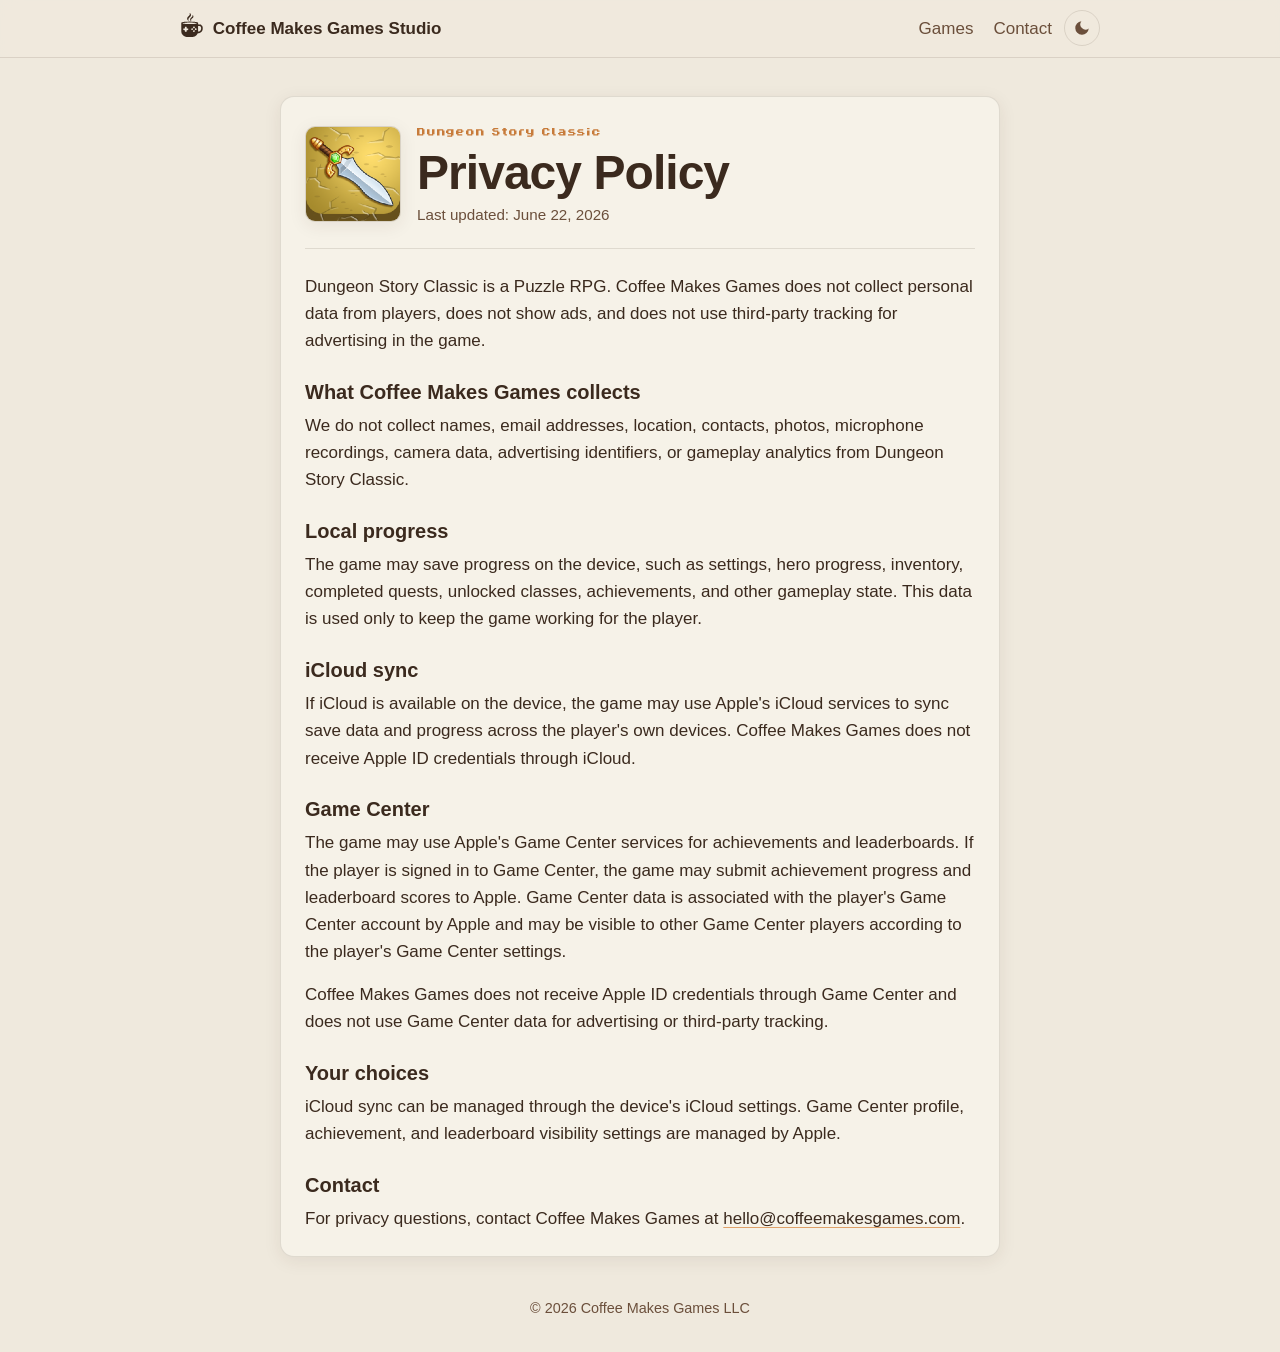
<file: dungeon-story-classic/privacy/index.html>
<!doctype html>
<html lang="en">
<head>
  <meta charset="utf-8" />
  <meta name="viewport" content="width=device-width, initial-scale=1, viewport-fit=cover" />
  <title>Dungeon Story Classic Privacy Policy - Coffee Makes Games Studio</title>
  <meta name="description" content="Privacy policy for Dungeon Story Classic, including local progress, iCloud save sync, and Game Center leaderboards." />
  <meta name="theme-color" content="#EFE9DD" />
  <link rel="canonical" href="https://coffeemakesgames.com/dungeon-story-classic/privacy/" />

  <link rel="icon" type="image/png" sizes="32x32" href="/assets/favicon-32.png" />
  <link rel="icon" type="image/png" sizes="16x16" href="/assets/favicon-16.png" />
  <link rel="apple-touch-icon" sizes="180x180" href="/assets/apple-touch-icon.png" />
  <link rel="stylesheet" href="/styles.css" />

  <script>
    // Apply saved theme before paint to avoid flash of wrong theme.
    (function () {
      try {
        var saved = localStorage.getItem('theme');
        if (saved === 'dark' || saved === 'light') {
          document.documentElement.setAttribute('data-theme', saved);
        }
      } catch (e) {}
    })();
  </script>
</head>
<body class="policy-page">
  <a class="skip-link" href="#main">Skip to content</a>

  <header class="site-header is-revealed" aria-hidden="false">
    <div class="site-header-inner">
      <a class="brand" href="/" aria-label="Coffee Makes Games Studio - home">
        <img src="/assets/studio-mark.svg" alt="" width="24" height="24" />
        <span>Coffee Makes Games Studio</span>
      </a>
      <div class="header-actions">
        <nav aria-label="Primary">
          <a href="/#games">Games</a>
          <a href="/#contact">Contact</a>
        </nav>
        <button class="theme-toggle" type="button" aria-label="Toggle dark mode" aria-pressed="false" title="Toggle dark mode">
          <svg class="icon-moon" viewBox="0 0 24 24" aria-hidden="true" focusable="false">
            <path fill="currentColor" d="M21 12.79A9 9 0 1 1 11.21 3a7 7 0 0 0 9.79 9.79Z"/>
          </svg>
          <svg class="icon-sun" viewBox="0 0 24 24" aria-hidden="true" focusable="false">
            <g fill="none" stroke="currentColor" stroke-width="2" stroke-linecap="round">
              <circle cx="12" cy="12" r="4" fill="currentColor" stroke="none"/>
              <path d="M12 2v2M12 20v2M2 12h2M20 12h2M4.93 4.93l1.41 1.41M17.66 17.66l1.41 1.41M4.93 19.07l1.41-1.41M17.66 6.34l1.41-1.41"/>
            </g>
          </svg>
        </button>
      </div>
    </div>
  </header>

  <main id="main" class="policy-shell">
    <article class="policy-card">
      <header class="policy-game-header">
        <img class="policy-game-icon policy-game-icon--pixel" src="/assets/dungeon-story-classic/app-icon.png" alt="" width="1024" height="1024" />
        <div>
          <p class="eyebrow">Dungeon Story Classic</p>
          <h1>Privacy Policy</h1>
          <p class="policy-updated">Last updated: June 22, 2026</p>
        </div>
      </header>

      <p>
        Dungeon Story Classic is a Puzzle RPG. Coffee Makes Games does not collect personal data
        from players, does not show ads, and does not use third-party tracking for advertising in the game.
      </p>

      <h2>What Coffee Makes Games collects</h2>
      <p>
        We do not collect names, email addresses, location, contacts, photos, microphone recordings,
        camera data, advertising identifiers, or gameplay analytics from Dungeon Story Classic.
      </p>

      <h2>Local progress</h2>
      <p>
        The game may save progress on the device, such as settings, hero progress, inventory,
        completed quests, unlocked classes, achievements, and other gameplay state. This data is used
        only to keep the game working for the player.
      </p>

      <h2>iCloud sync</h2>
      <p>
        If iCloud is available on the device, the game may use Apple's iCloud services to sync
        save data and progress across the player's own devices. Coffee Makes Games does not receive
        Apple ID credentials through iCloud.
      </p>

      <h2>Game Center</h2>
      <p>
        The game may use Apple's Game Center services for achievements and leaderboards. If the player
        is signed in to Game Center, the game may submit achievement progress and leaderboard scores to
        Apple. Game Center data is associated with the player's Game Center account by Apple and may be
        visible to other Game Center players according to the player's Game Center settings.
      </p>
      <p>
        Coffee Makes Games does not receive Apple ID credentials through Game Center and does not use
        Game Center data for advertising or third-party tracking.
      </p>

      <h2>Your choices</h2>
      <p>
        iCloud sync can be managed through the device's iCloud settings. Game Center profile,
        achievement, and leaderboard visibility settings are managed by Apple.
      </p>

      <h2>Contact</h2>
      <p>
        For privacy questions, contact Coffee Makes Games at
        <a href="mailto:hello@coffeemakesgames.com">hello@coffeemakesgames.com</a>.
      </p>
    </article>
  </main>

  <footer class="site-footer">
    <p>&copy; <span id="year">2026</span> Coffee Makes Games LLC</p>
  </footer>

  <script>
    document.getElementById('year').textContent = new Date().getFullYear();

    // Theme toggle: cycles between user-light and user-dark, with system as the default.
    (function () {
      const root = document.documentElement;
      const buttons = Array.from(document.querySelectorAll('.theme-toggle'));
      const meta = document.querySelector('meta[name="theme-color"]');
      const mq = window.matchMedia('(prefers-color-scheme: dark)');

      function currentTheme() {
        return root.getAttribute('data-theme') || (mq.matches ? 'dark' : 'light');
      }
      function syncMeta() {
        if (!meta) return;
        meta.setAttribute('content', currentTheme() === 'dark' ? '#10141C' : '#EFE9DD');
      }
      function syncButtons() {
        const dark = currentTheme() === 'dark';
        const label = dark ? 'Switch to light mode' : 'Switch to dark mode';
        buttons.forEach(function (btn) {
          btn.setAttribute('aria-pressed', dark ? 'true' : 'false');
          btn.setAttribute('aria-label', label);
          btn.setAttribute('title', label);
        });
      }

      buttons.forEach(function (btn) {
        btn.addEventListener('click', function () {
          const next = currentTheme() === 'dark' ? 'light' : 'dark';
          root.setAttribute('data-theme', next);
          try { localStorage.setItem('theme', next); } catch (e) {}
          syncMeta();
          syncButtons();
        });
      });

      mq.addEventListener && mq.addEventListener('change', function () {
        if (!root.getAttribute('data-theme')) { syncMeta(); syncButtons(); }
      });

      syncMeta();
      syncButtons();
    })();
  </script>
</body>
</html>
</file>
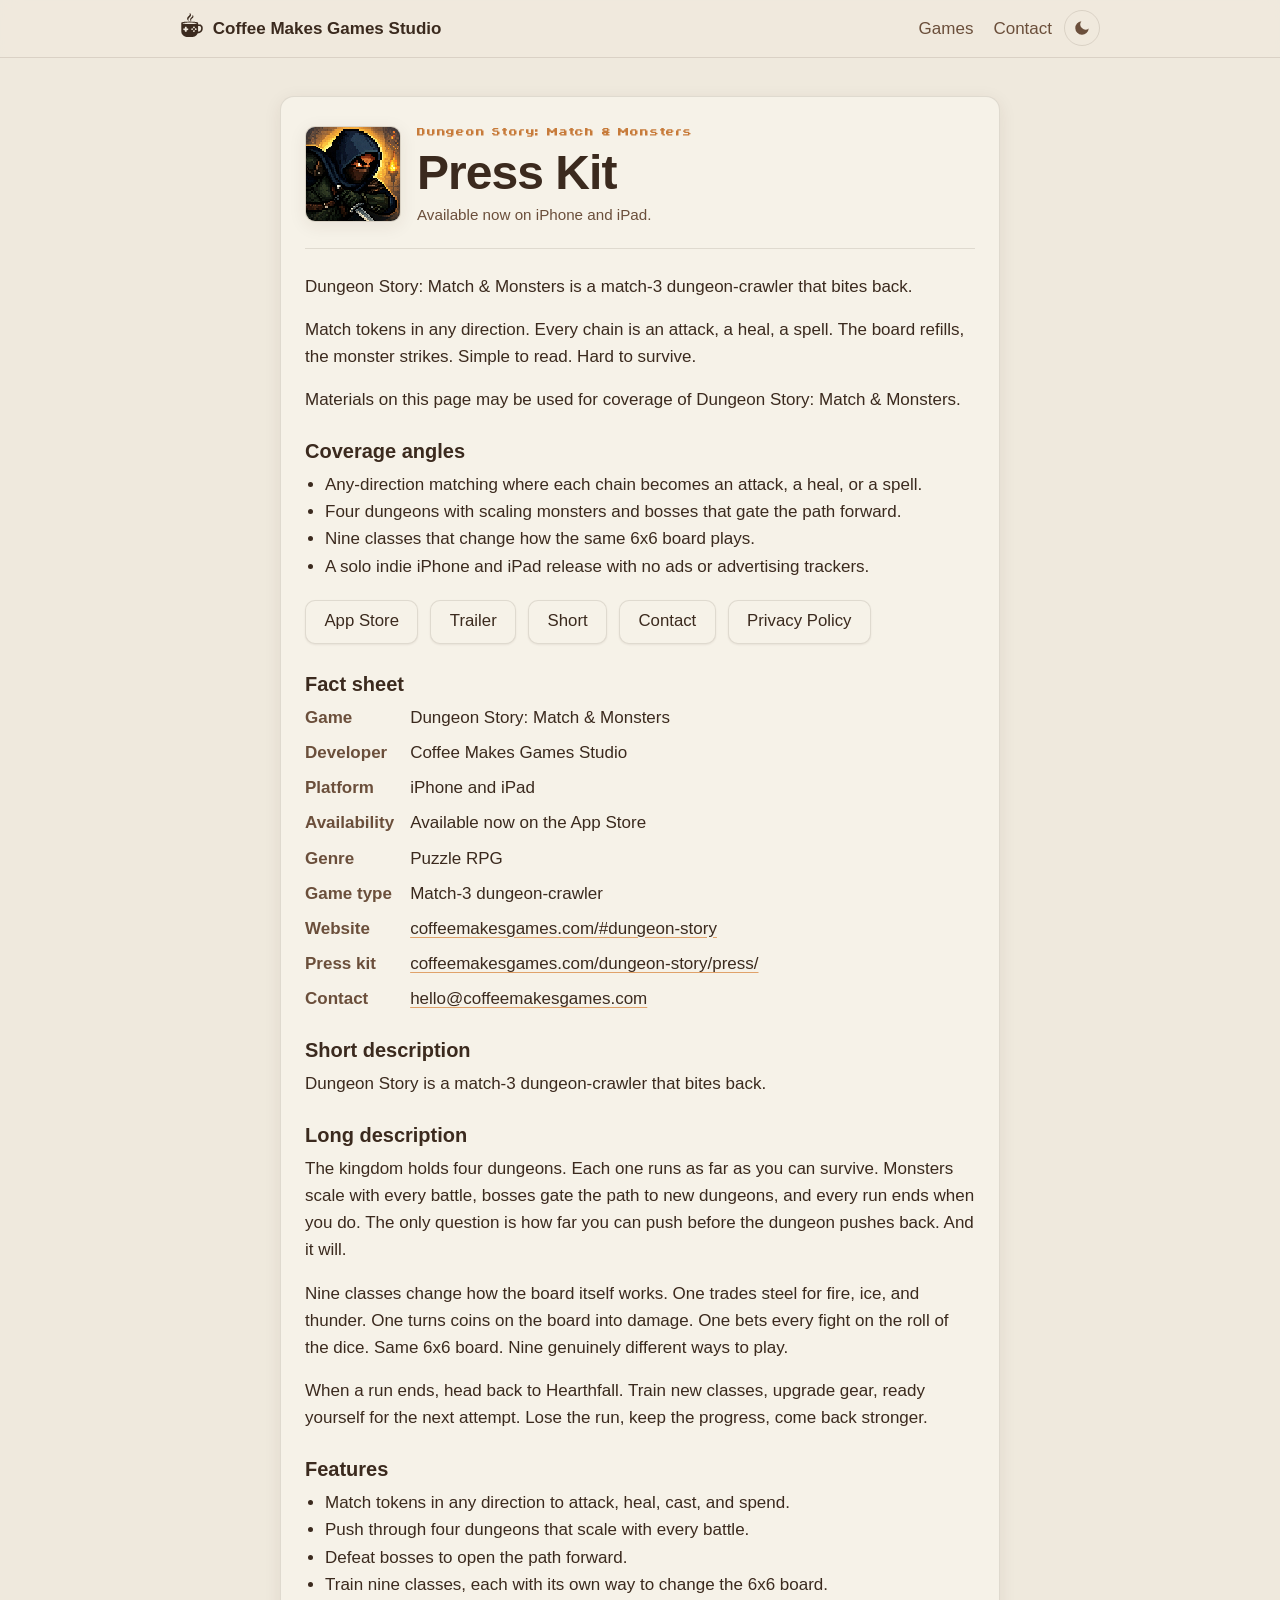
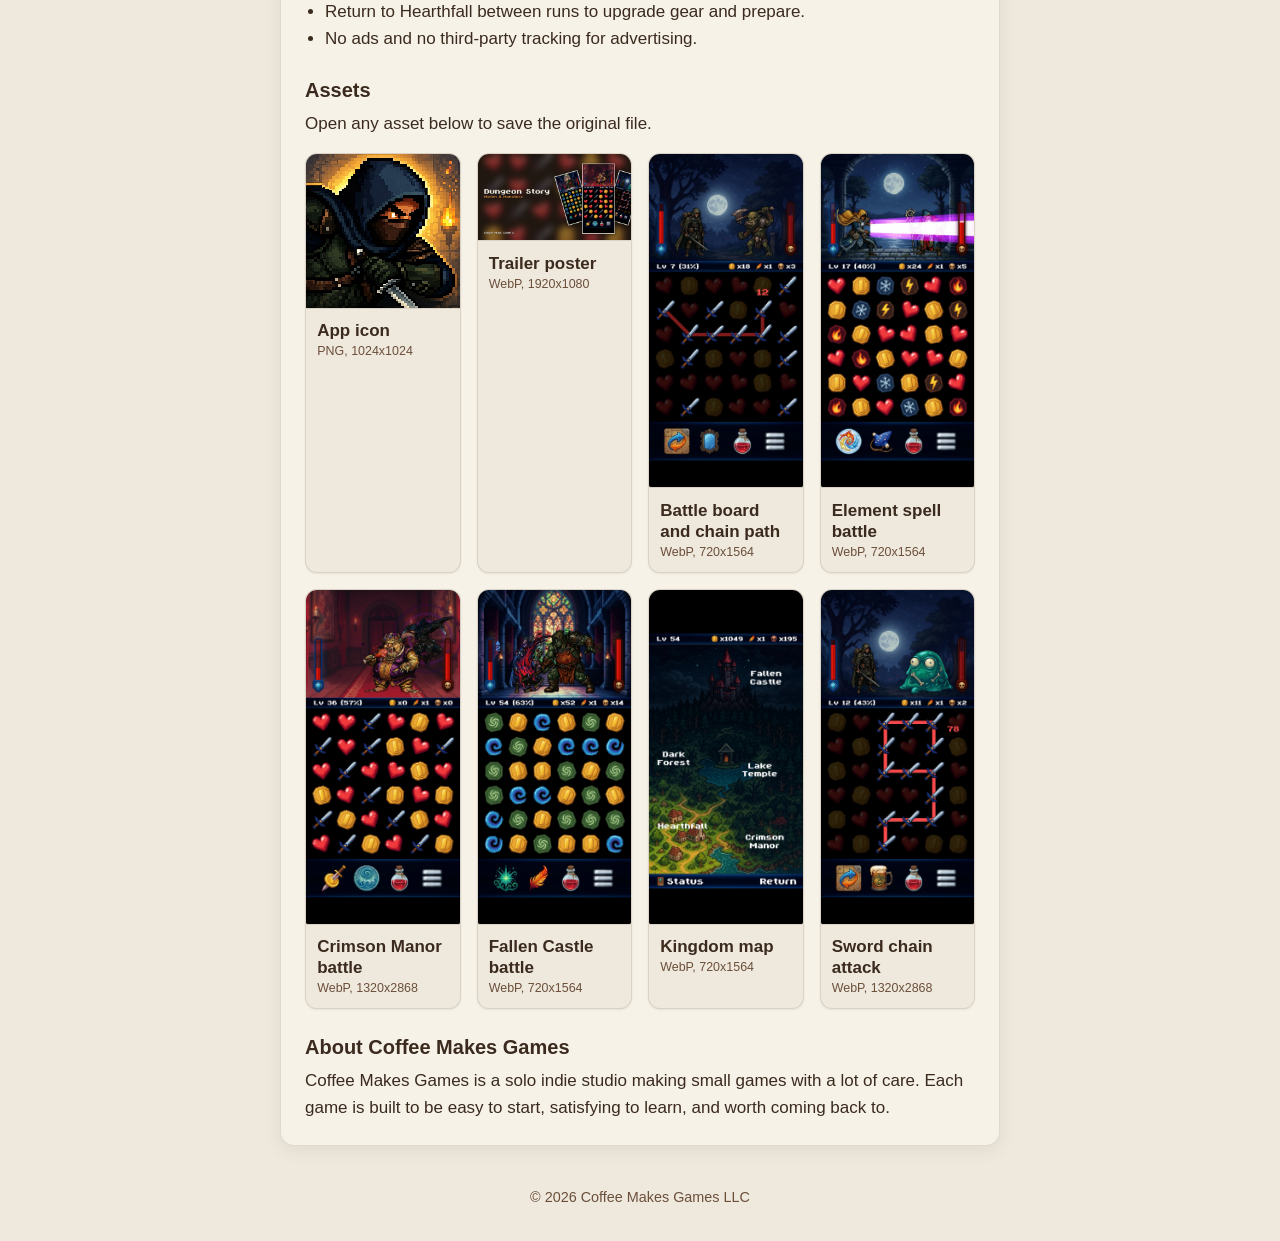
<file: dungeon-story/press/index.html>
<!doctype html>
<html lang="en">
<head>
  <meta charset="utf-8" />
  <meta name="viewport" content="width=device-width, initial-scale=1, viewport-fit=cover" />
  <title>Dungeon Story Press Kit - Coffee Makes Games Studio</title>
  <meta name="description" content="Press kit for Dungeon Story: Match &amp; Monsters, a Puzzle RPG where every chain is a turn in battle." />
  <meta name="theme-color" content="#EFE9DD" />
  <link rel="canonical" href="https://coffeemakesgames.com/dungeon-story/press/" />

  <meta property="og:type" content="website" />
  <meta property="og:url" content="https://coffeemakesgames.com/dungeon-story/press/" />
  <meta property="og:title" content="Dungeon Story Press Kit - Coffee Makes Games Studio" />
  <meta property="og:description" content="A Puzzle RPG where every chain is a turn in battle. Game facts, screenshots, trailer, links, and contact details." />
  <meta property="og:image" content="https://coffeemakesgames.com/assets/og-image.png" />
  <meta name="twitter:card" content="summary_large_image" />
  <meta name="twitter:site" content="@coffeemakesgame" />
  <meta name="twitter:title" content="Dungeon Story Press Kit" />
  <meta name="twitter:description" content="A Puzzle RPG where every chain is a turn in battle. Game facts, screenshots, trailer, links, and contact details." />
  <meta name="twitter:image" content="https://coffeemakesgames.com/assets/og-image.png" />

  <link rel="icon" type="image/png" sizes="32x32" href="/assets/favicon-32.png" />
  <link rel="icon" type="image/png" sizes="16x16" href="/assets/favicon-16.png" />
  <link rel="apple-touch-icon" sizes="180x180" href="/assets/apple-touch-icon.png" />
  <link rel="stylesheet" href="/styles.css" />

  <script>
    // Apply saved theme before paint to avoid flash of wrong theme.
    (function () {
      try {
        var saved = localStorage.getItem('theme');
        if (saved === 'dark' || saved === 'light') {
          document.documentElement.setAttribute('data-theme', saved);
        }
      } catch (e) {}
    })();
  </script>
</head>
<body class="policy-page press-page">
  <a class="skip-link" href="#main">Skip to content</a>

  <header class="site-header is-revealed" aria-hidden="false">
    <div class="site-header-inner">
      <a class="brand" href="/" aria-label="Coffee Makes Games Studio - home">
        <img src="/assets/studio-mark.svg" alt="" width="24" height="24" />
        <span>Coffee Makes Games Studio</span>
      </a>
      <div class="header-actions">
        <nav aria-label="Primary">
          <a href="/#games">Games</a>
          <a href="/#contact">Contact</a>
        </nav>
        <button class="theme-toggle" type="button" aria-label="Toggle dark mode" aria-pressed="false" title="Toggle dark mode">
          <svg class="icon-moon" viewBox="0 0 24 24" aria-hidden="true" focusable="false">
            <path fill="currentColor" d="M21 12.79A9 9 0 1 1 11.21 3a7 7 0 0 0 9.79 9.79Z"/>
          </svg>
          <svg class="icon-sun" viewBox="0 0 24 24" aria-hidden="true" focusable="false">
            <g fill="none" stroke="currentColor" stroke-width="2" stroke-linecap="round">
              <circle cx="12" cy="12" r="4" fill="currentColor" stroke="none"/>
              <path d="M12 2v2M12 20v2M2 12h2M20 12h2M4.93 4.93l1.41 1.41M17.66 17.66l1.41 1.41M4.93 19.07l1.41-1.41M17.66 6.34l1.41-1.41"/>
            </g>
          </svg>
        </button>
      </div>
    </div>
  </header>

  <main id="main" class="policy-shell">
    <article class="policy-card press-card">
      <header class="policy-game-header">
        <img class="policy-game-icon policy-game-icon--pixel" src="/assets/dungeon-story/app-icon.png" alt="" width="1024" height="1024" />
        <div>
          <p class="eyebrow">Dungeon Story: Match &amp; Monsters</p>
          <h1>Press Kit</h1>
          <p class="policy-updated">Available now on iPhone and iPad.</p>
        </div>
      </header>

      <p>
        Dungeon Story: Match &amp; Monsters is a match-3 dungeon-crawler that bites back.
      </p>
      <p>
        Match tokens in any direction. Every chain is an attack, a heal, a spell. The board refills,
        the monster strikes. Simple to read. Hard to survive.
      </p>
      <p>
        Materials on this page may be used for coverage of Dungeon Story: Match &amp; Monsters.
      </p>

      <h2>Coverage angles</h2>
      <ul class="press-list">
        <li>Any-direction matching where each chain becomes an attack, a heal, or a spell.</li>
        <li>Four dungeons with scaling monsters and bosses that gate the path forward.</li>
        <li>Nine classes that change how the same 6x6 board plays.</li>
        <li>A solo indie iPhone and iPad release with no ads or advertising trackers.</li>
      </ul>

      <div class="press-actions" aria-label="Press kit links">
        <a class="policy-cta" href="https://apps.apple.com/us/app/dungeon-story-match-monsters/id6764169713" rel="noopener" target="_blank">App Store</a>
        <a class="policy-cta" href="https://youtu.be/pGMHCuEA0Os" rel="noopener" target="_blank">Trailer</a>
        <a class="policy-cta" href="https://youtube.com/shorts/PMD9ECzB8xo" rel="noopener" target="_blank">Short</a>
        <a class="policy-cta" href="mailto:hello@coffeemakesgames.com">Contact</a>
        <a class="policy-cta" href="/dungeon-story/privacy/">Privacy Policy</a>
      </div>

      <h2>Fact sheet</h2>
      <dl class="press-facts">
        <dt>Game</dt>
        <dd>Dungeon Story: Match &amp; Monsters</dd>
        <dt>Developer</dt>
        <dd>Coffee Makes Games Studio</dd>
        <dt>Platform</dt>
        <dd>iPhone and iPad</dd>
        <dt>Availability</dt>
        <dd>Available now on the App Store</dd>
        <dt>Genre</dt>
        <dd>Puzzle RPG</dd>
        <dt>Game type</dt>
        <dd>Match-3 dungeon-crawler</dd>
        <dt>Website</dt>
        <dd><a href="https://coffeemakesgames.com/#dungeon-story">coffeemakesgames.com/#dungeon-story</a></dd>
        <dt>Press kit</dt>
        <dd><a href="https://coffeemakesgames.com/dungeon-story/press/">coffeemakesgames.com/dungeon-story/press/</a></dd>
        <dt>Contact</dt>
        <dd><a href="mailto:hello@coffeemakesgames.com">hello@coffeemakesgames.com</a></dd>
      </dl>

      <h2>Short description</h2>
      <p>
        Dungeon Story is a match-3 dungeon-crawler that bites back.
      </p>

      <h2>Long description</h2>
      <p>
        The kingdom holds four dungeons. Each one runs as far as you can survive. Monsters scale with every
        battle, bosses gate the path to new dungeons, and every run ends when you do. The only question is how
        far you can push before the dungeon pushes back. And it will.
      </p>
      <p>
        Nine classes change how the board itself works. One trades steel for fire, ice, and thunder. One turns
        coins on the board into damage. One bets every fight on the roll of the dice. Same 6x6 board. Nine
        genuinely different ways to play.
      </p>
      <p>
        When a run ends, head back to Hearthfall. Train new classes, upgrade gear, ready yourself for the next
        attempt. Lose the run, keep the progress, come back stronger.
      </p>

      <h2>Features</h2>
      <ul class="press-list">
        <li>Match tokens in any direction to attack, heal, cast, and spend.</li>
        <li>Push through four dungeons that scale with every battle.</li>
        <li>Defeat bosses to open the path forward.</li>
        <li>Train nine classes, each with its own way to change the 6x6 board.</li>
        <li>Return to Hearthfall between runs to upgrade gear and prepare.</li>
        <li>No ads and no third-party tracking for advertising.</li>
      </ul>

      <h2>Assets</h2>
      <p>
        Open any asset below to save the original file.
      </p>

      <div class="press-assets" aria-label="Dungeon Story press assets">
        <figure class="press-asset">
          <a href="/assets/dungeon-story/app-icon.png">
            <img src="/assets/dungeon-story/app-icon.png" alt="Dungeon Story app icon" width="1024" height="1024" loading="lazy" />
            <figcaption>App icon <small>PNG, 1024x1024</small></figcaption>
          </a>
        </figure>
        <figure class="press-asset">
          <a href="/assets/dungeon-story/trailer-poster.webp">
            <img src="/assets/dungeon-story/trailer-poster.webp" alt="Dungeon Story trailer poster" width="1920" height="1080" loading="lazy" />
            <figcaption>Trailer poster <small>WebP, 1920x1080</small></figcaption>
          </a>
        </figure>
        <figure class="press-asset">
          <a href="/assets/dungeon-story/screenshot-1.webp">
            <img src="/assets/dungeon-story/screenshot-1.webp" alt="Dungeon Story battle board screenshot" width="720" height="1564" loading="lazy" />
            <figcaption>Battle board and chain path <small>WebP, 720x1564</small></figcaption>
          </a>
        </figure>
        <figure class="press-asset">
          <a href="/assets/dungeon-story/screenshot-2.webp">
            <img src="/assets/dungeon-story/screenshot-2.webp" alt="Dungeon Story Arcanist battle screenshot" width="720" height="1564" loading="lazy" />
            <figcaption>Element spell battle <small>WebP, 720x1564</small></figcaption>
          </a>
        </figure>
        <figure class="press-asset">
          <a href="/assets/dungeon-story/screenshot-3.webp">
            <img src="/assets/dungeon-story/screenshot-3.webp" alt="Dungeon Story Thief battle screenshot" width="1320" height="2868" loading="lazy" />
            <figcaption>Crimson Manor battle <small>WebP, 1320x2868</small></figcaption>
          </a>
        </figure>
        <figure class="press-asset">
          <a href="/assets/dungeon-story/screenshot-4.webp">
            <img src="/assets/dungeon-story/screenshot-4.webp" alt="Dungeon Story Necromancer battle screenshot" width="720" height="1564" loading="lazy" />
            <figcaption>Fallen Castle battle <small>WebP, 720x1564</small></figcaption>
          </a>
        </figure>
        <figure class="press-asset">
          <a href="/assets/dungeon-story/screenshot-5.webp">
            <img src="/assets/dungeon-story/screenshot-5.webp" alt="Dungeon Story world map screenshot" width="720" height="1564" loading="lazy" />
            <figcaption>Kingdom map <small>WebP, 720x1564</small></figcaption>
          </a>
        </figure>
        <figure class="press-asset">
          <a href="/assets/dungeon-story/screenshot-6.webp">
            <img src="/assets/dungeon-story/screenshot-6.webp" alt="Dungeon Story Ranger battle screenshot" width="1320" height="2868" loading="lazy" />
            <figcaption>Sword chain attack <small>WebP, 1320x2868</small></figcaption>
          </a>
        </figure>
      </div>

      <h2>About Coffee Makes Games</h2>
      <p>
        Coffee Makes Games is a solo indie studio making small games with a lot of care.
        Each game is built to be easy to start, satisfying to learn, and worth coming back to.
      </p>
    </article>
  </main>

  <footer class="site-footer">
    <p>&copy; <span id="year">2026</span> Coffee Makes Games LLC</p>
  </footer>

  <script>
    document.getElementById('year').textContent = new Date().getFullYear();

    // Theme toggle: cycles between user-light and user-dark, with system as the default.
    (function () {
      const root = document.documentElement;
      const buttons = Array.from(document.querySelectorAll('.theme-toggle'));
      const meta = document.querySelector('meta[name="theme-color"]');
      const mq = window.matchMedia('(prefers-color-scheme: dark)');

      function currentTheme() {
        return root.getAttribute('data-theme') || (mq.matches ? 'dark' : 'light');
      }
      function syncMeta() {
        if (!meta) return;
        meta.setAttribute('content', currentTheme() === 'dark' ? '#10141C' : '#EFE9DD');
      }
      function syncButtons() {
        const dark = currentTheme() === 'dark';
        const label = dark ? 'Switch to light mode' : 'Switch to dark mode';
        buttons.forEach(function (btn) {
          btn.setAttribute('aria-pressed', dark ? 'true' : 'false');
          btn.setAttribute('aria-label', label);
          btn.setAttribute('title', label);
        });
      }

      buttons.forEach(function (btn) {
        btn.addEventListener('click', function () {
          const next = currentTheme() === 'dark' ? 'light' : 'dark';
          root.setAttribute('data-theme', next);
          try { localStorage.setItem('theme', next); } catch (e) {}
          syncMeta();
          syncButtons();
        });
      });

      mq.addEventListener && mq.addEventListener('change', function () {
        if (!root.getAttribute('data-theme')) { syncMeta(); syncButtons(); }
      });

      syncMeta();
      syncButtons();
    })();
  </script>
</body>
</html>
</file>
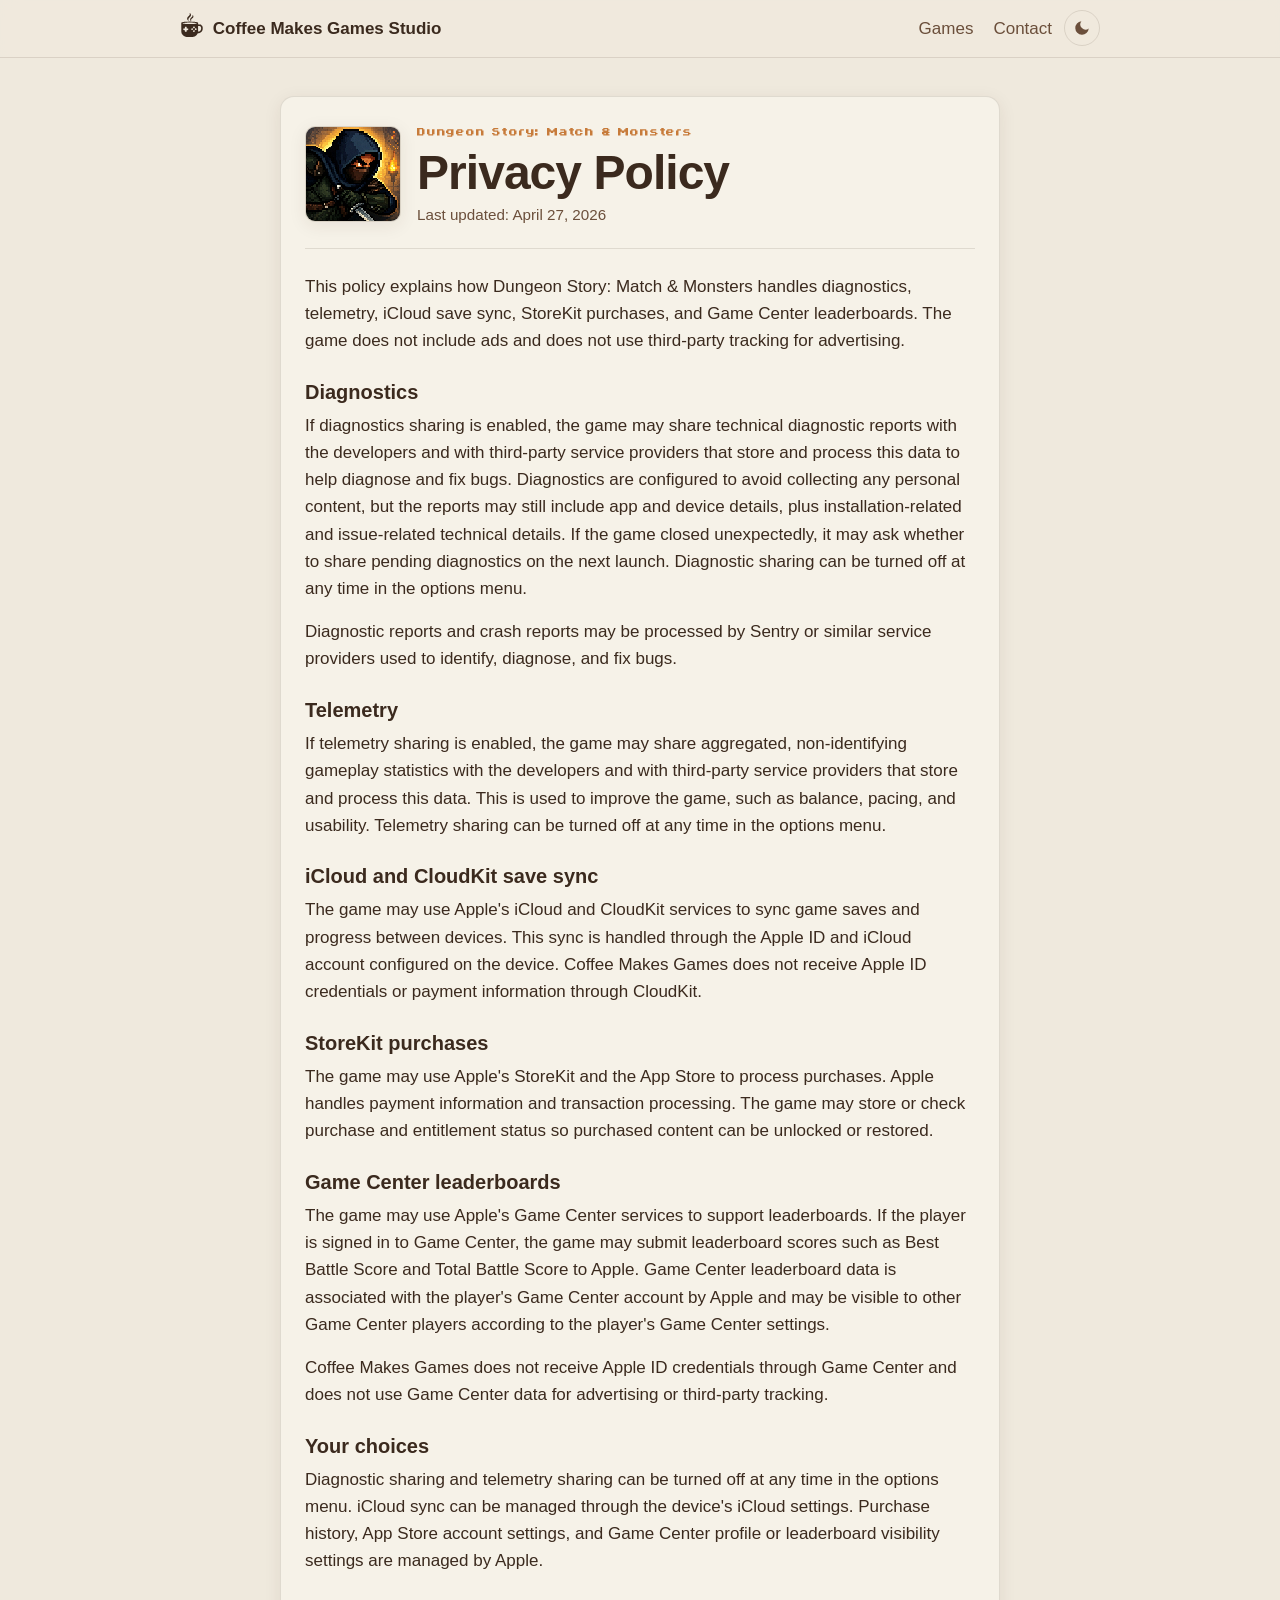
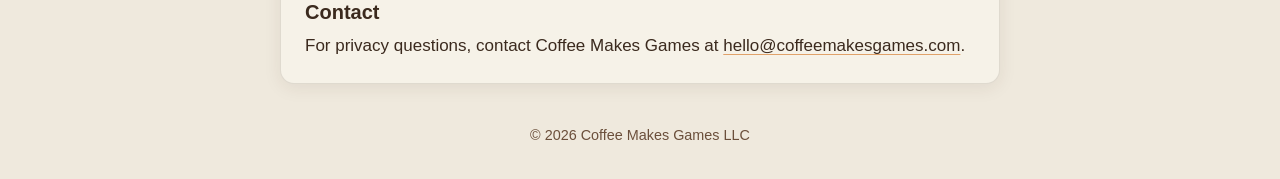
<file: dungeon-story/privacy/index.html>
<!doctype html>
<html lang="en">
<head>
  <meta charset="utf-8" />
  <meta name="viewport" content="width=device-width, initial-scale=1, viewport-fit=cover" />
  <title>Dungeon Story: Match &amp; Monsters Privacy Policy - Coffee Makes Games Studio</title>
  <meta name="description" content="Privacy policy for Dungeon Story: Match &amp; Monsters, including diagnostics, telemetry, iCloud save sync, StoreKit purchases, and Game Center leaderboards." />
  <meta name="theme-color" content="#EFE9DD" />
  <link rel="canonical" href="https://coffeemakesgames.com/dungeon-story/privacy/" />

  <link rel="icon" type="image/png" sizes="32x32" href="/assets/favicon-32.png" />
  <link rel="icon" type="image/png" sizes="16x16" href="/assets/favicon-16.png" />
  <link rel="apple-touch-icon" sizes="180x180" href="/assets/apple-touch-icon.png" />
  <link rel="stylesheet" href="/styles.css" />

  <script>
    // Apply saved theme before paint to avoid flash of wrong theme.
    (function () {
      try {
        var saved = localStorage.getItem('theme');
        if (saved === 'dark' || saved === 'light') {
          document.documentElement.setAttribute('data-theme', saved);
        }
      } catch (e) {}
    })();
  </script>
</head>
<body class="policy-page">
  <a class="skip-link" href="#main">Skip to content</a>

  <header class="site-header is-revealed" aria-hidden="false">
    <div class="site-header-inner">
      <a class="brand" href="/" aria-label="Coffee Makes Games Studio - home">
        <img src="/assets/studio-mark.svg" alt="" width="24" height="24" />
        <span>Coffee Makes Games Studio</span>
      </a>
      <div class="header-actions">
        <nav aria-label="Primary">
          <a href="/#games">Games</a>
          <a href="/#contact">Contact</a>
        </nav>
        <button class="theme-toggle" type="button" aria-label="Toggle dark mode" aria-pressed="false" title="Toggle dark mode">
          <svg class="icon-moon" viewBox="0 0 24 24" aria-hidden="true" focusable="false">
            <path fill="currentColor" d="M21 12.79A9 9 0 1 1 11.21 3a7 7 0 0 0 9.79 9.79Z"/>
          </svg>
          <svg class="icon-sun" viewBox="0 0 24 24" aria-hidden="true" focusable="false">
            <g fill="none" stroke="currentColor" stroke-width="2" stroke-linecap="round">
              <circle cx="12" cy="12" r="4" fill="currentColor" stroke="none"/>
              <path d="M12 2v2M12 20v2M2 12h2M20 12h2M4.93 4.93l1.41 1.41M17.66 17.66l1.41 1.41M4.93 19.07l1.41-1.41M17.66 6.34l1.41-1.41"/>
            </g>
          </svg>
        </button>
      </div>
    </div>
  </header>

  <main id="main" class="policy-shell">
    <article class="policy-card">
      <header class="policy-game-header">
        <img class="policy-game-icon policy-game-icon--pixel" src="/assets/dungeon-story/app-icon.png" alt="" width="220" height="220" />
        <div>
          <p class="eyebrow">Dungeon Story: Match &amp; Monsters</p>
          <h1>Privacy Policy</h1>
          <p class="policy-updated">Last updated: April 27, 2026</p>
        </div>
      </header>

      <p>
        This policy explains how Dungeon Story: Match &amp; Monsters handles diagnostics, telemetry, iCloud save sync,
        StoreKit purchases, and Game Center leaderboards. The game does not include ads and does not use third-party
        tracking for advertising.
      </p>

      <h2>Diagnostics</h2>
      <p>
        If diagnostics sharing is enabled, the game may share technical diagnostic reports with the developers and with
        third-party service providers that store and process this data to help diagnose and fix bugs. Diagnostics are
        configured to avoid collecting any personal content, but the reports may still include app and device details,
        plus installation-related and issue-related technical details. If the game closed unexpectedly, it may ask
        whether to share pending diagnostics on the next launch. Diagnostic sharing can be turned off at any time in the
        options menu.
      </p>
      <p>
        Diagnostic reports and crash reports may be processed by Sentry or similar service providers used to identify,
        diagnose, and fix bugs.
      </p>

      <h2>Telemetry</h2>
      <p>
        If telemetry sharing is enabled, the game may share aggregated, non-identifying gameplay statistics with the
        developers and with third-party service providers that store and process this data. This is used to improve the
        game, such as balance, pacing, and usability. Telemetry sharing can be turned off at any time in the options
        menu.
      </p>

      <h2>iCloud and CloudKit save sync</h2>
      <p>
        The game may use Apple's iCloud and CloudKit services to sync game saves and progress between devices. This sync
        is handled through the Apple ID and iCloud account configured on the device. Coffee Makes Games does not receive
        Apple ID credentials or payment information through CloudKit.
      </p>

      <h2>StoreKit purchases</h2>
      <p>
        The game may use Apple's StoreKit and the App Store to process purchases. Apple handles payment information and
        transaction processing. The game may store or check purchase and entitlement status so purchased content can be
        unlocked or restored.
      </p>

      <h2>Game Center leaderboards</h2>
      <p>
        The game may use Apple's Game Center services to support leaderboards. If the player is signed in to Game Center,
        the game may submit leaderboard scores such as Best Battle Score and Total Battle Score to Apple. Game Center
        leaderboard data is associated with the player's Game Center account by Apple and may be visible to other Game
        Center players according to the player's Game Center settings.
      </p>
      <p>
        Coffee Makes Games does not receive Apple ID credentials through Game Center and does not use Game Center data
        for advertising or third-party tracking.
      </p>

      <h2>Your choices</h2>
      <p>
        Diagnostic sharing and telemetry sharing can be turned off at any time in the options menu. iCloud sync can be
        managed through the device's iCloud settings. Purchase history, App Store account settings, and Game Center
        profile or leaderboard visibility settings are managed by Apple.
      </p>

      <h2>Contact</h2>
      <p>
        For privacy questions, contact Coffee Makes Games at
        <a href="mailto:hello@coffeemakesgames.com">hello@coffeemakesgames.com</a>.
      </p>
    </article>
  </main>

  <footer class="site-footer">
    <p>&copy; <span id="year">2026</span> Coffee Makes Games LLC</p>
  </footer>

  <script>
    document.getElementById('year').textContent = new Date().getFullYear();

    // Theme toggle: cycles between user-light and user-dark, with system as the default.
    (function () {
      const root = document.documentElement;
      const buttons = Array.from(document.querySelectorAll('.theme-toggle'));
      const meta = document.querySelector('meta[name="theme-color"]');
      const mq = window.matchMedia('(prefers-color-scheme: dark)');

      function currentTheme() {
        return root.getAttribute('data-theme') || (mq.matches ? 'dark' : 'light');
      }
      function syncMeta() {
        if (!meta) return;
        meta.setAttribute('content', currentTheme() === 'dark' ? '#10141C' : '#EFE9DD');
      }
      function syncButtons() {
        const dark = currentTheme() === 'dark';
        const label = dark ? 'Switch to light mode' : 'Switch to dark mode';
        buttons.forEach(function (btn) {
          btn.setAttribute('aria-pressed', dark ? 'true' : 'false');
          btn.setAttribute('aria-label', label);
          btn.setAttribute('title', label);
        });
      }

      buttons.forEach(function (btn) {
        btn.addEventListener('click', function () {
          const next = currentTheme() === 'dark' ? 'light' : 'dark';
          root.setAttribute('data-theme', next);
          try { localStorage.setItem('theme', next); } catch (e) {}
          syncMeta();
          syncButtons();
        });
      });

      mq.addEventListener && mq.addEventListener('change', function () {
        if (!root.getAttribute('data-theme')) { syncMeta(); syncButtons(); }
      });

      syncMeta();
      syncButtons();
    })();
  </script>
</body>
</html>
</file>
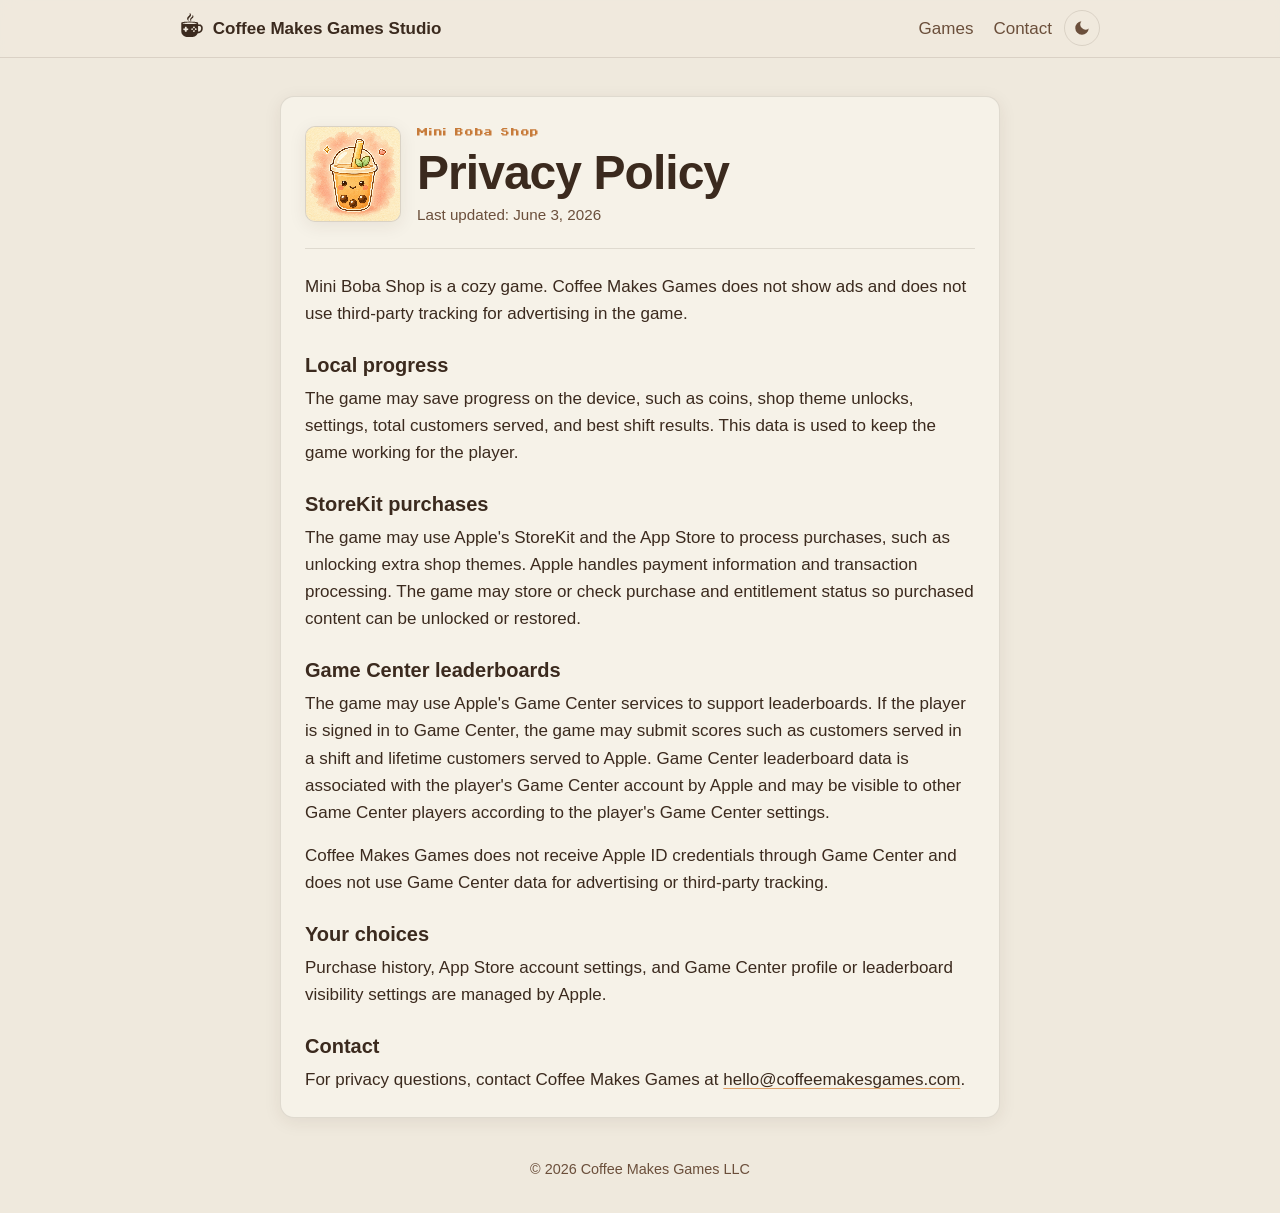
<file: mini-boba-shop/privacy/index.html>
<!doctype html>
<html lang="en">
<head>
  <meta charset="utf-8" />
  <meta name="viewport" content="width=device-width, initial-scale=1, viewport-fit=cover" />
  <title>Mini Boba Shop Privacy Policy - Coffee Makes Games Studio</title>
  <meta name="description" content="Privacy policy for Mini Boba Shop, including local progress, StoreKit purchases, and Game Center leaderboards." />
  <meta name="theme-color" content="#EFE9DD" />
  <link rel="canonical" href="https://coffeemakesgames.com/mini-boba-shop/privacy/" />

  <link rel="icon" type="image/png" sizes="32x32" href="/assets/favicon-32.png" />
  <link rel="icon" type="image/png" sizes="16x16" href="/assets/favicon-16.png" />
  <link rel="apple-touch-icon" sizes="180x180" href="/assets/apple-touch-icon.png" />
  <link rel="stylesheet" href="/styles.css" />

  <script>
    // Apply saved theme before paint to avoid flash of wrong theme.
    (function () {
      try {
        var saved = localStorage.getItem('theme');
        if (saved === 'dark' || saved === 'light') {
          document.documentElement.setAttribute('data-theme', saved);
        }
      } catch (e) {}
    })();
  </script>
</head>
<body class="policy-page">
  <a class="skip-link" href="#main">Skip to content</a>

  <header class="site-header is-revealed" aria-hidden="false">
    <div class="site-header-inner">
      <a class="brand" href="/" aria-label="Coffee Makes Games Studio - home">
        <img src="/assets/studio-mark.svg" alt="" width="24" height="24" />
        <span>Coffee Makes Games Studio</span>
      </a>
      <div class="header-actions">
        <nav aria-label="Primary">
          <a href="/#games">Games</a>
          <a href="/#contact">Contact</a>
        </nav>
        <button class="theme-toggle" type="button" aria-label="Toggle dark mode" aria-pressed="false" title="Toggle dark mode">
          <svg class="icon-moon" viewBox="0 0 24 24" aria-hidden="true" focusable="false">
            <path fill="currentColor" d="M21 12.79A9 9 0 1 1 11.21 3a7 7 0 0 0 9.79 9.79Z"/>
          </svg>
          <svg class="icon-sun" viewBox="0 0 24 24" aria-hidden="true" focusable="false">
            <g fill="none" stroke="currentColor" stroke-width="2" stroke-linecap="round">
              <circle cx="12" cy="12" r="4" fill="currentColor" stroke="none"/>
              <path d="M12 2v2M12 20v2M2 12h2M20 12h2M4.93 4.93l1.41 1.41M17.66 17.66l1.41 1.41M4.93 19.07l1.41-1.41M17.66 6.34l1.41-1.41"/>
            </g>
          </svg>
        </button>
      </div>
    </div>
  </header>

  <main id="main" class="policy-shell">
    <article class="policy-card">
      <header class="policy-game-header">
        <img class="policy-game-icon policy-game-icon--pixel" src="/assets/mini-boba-shop/app-icon.png" alt="" width="512" height="512" />
        <div>
          <p class="eyebrow">Mini Boba Shop</p>
          <h1>Privacy Policy</h1>
          <p class="policy-updated">Last updated: June 3, 2026</p>
        </div>
      </header>

      <p>
        Mini Boba Shop is a cozy game. Coffee Makes Games does not show ads and does not use third-party
        tracking for advertising in the game.
      </p>

      <h2>Local progress</h2>
      <p>
        The game may save progress on the device, such as coins, shop theme unlocks, settings, total customers
        served, and best shift results. This data is used to keep the game working for the player.
      </p>

      <h2>StoreKit purchases</h2>
      <p>
        The game may use Apple's StoreKit and the App Store to process purchases, such as unlocking extra shop
        themes. Apple handles payment information and transaction processing. The game may store or check purchase
        and entitlement status so purchased content can be unlocked or restored.
      </p>

      <h2>Game Center leaderboards</h2>
      <p>
        The game may use Apple's Game Center services to support leaderboards. If the player is signed in to Game
        Center, the game may submit scores such as customers served in a shift and lifetime customers served to
        Apple. Game Center leaderboard data is associated with the player's Game Center account by Apple and may be
        visible to other Game Center players according to the player's Game Center settings.
      </p>
      <p>
        Coffee Makes Games does not receive Apple ID credentials through Game Center and does not use Game Center
        data for advertising or third-party tracking.
      </p>

      <h2>Your choices</h2>
      <p>
        Purchase history, App Store account settings, and Game Center profile or leaderboard visibility settings are
        managed by Apple.
      </p>

      <h2>Contact</h2>
      <p>
        For privacy questions, contact Coffee Makes Games at
        <a href="mailto:hello@coffeemakesgames.com">hello@coffeemakesgames.com</a>.
      </p>
    </article>
  </main>

  <footer class="site-footer">
    <p>&copy; <span id="year">2026</span> Coffee Makes Games LLC</p>
  </footer>

  <script>
    document.getElementById('year').textContent = new Date().getFullYear();

    // Theme toggle: cycles between user-light and user-dark, with system as the default.
    (function () {
      const root = document.documentElement;
      const buttons = Array.from(document.querySelectorAll('.theme-toggle'));
      const meta = document.querySelector('meta[name="theme-color"]');
      const mq = window.matchMedia('(prefers-color-scheme: dark)');

      function currentTheme() {
        return root.getAttribute('data-theme') || (mq.matches ? 'dark' : 'light');
      }
      function syncMeta() {
        if (!meta) return;
        meta.setAttribute('content', currentTheme() === 'dark' ? '#10141C' : '#EFE9DD');
      }
      function syncButtons() {
        const dark = currentTheme() === 'dark';
        const label = dark ? 'Switch to light mode' : 'Switch to dark mode';
        buttons.forEach(function (btn) {
          btn.setAttribute('aria-pressed', dark ? 'true' : 'false');
          btn.setAttribute('aria-label', label);
          btn.setAttribute('title', label);
        });
      }

      buttons.forEach(function (btn) {
        btn.addEventListener('click', function () {
          const next = currentTheme() === 'dark' ? 'light' : 'dark';
          root.setAttribute('data-theme', next);
          try { localStorage.setItem('theme', next); } catch (e) {}
          syncMeta();
          syncButtons();
        });
      });

      mq.addEventListener && mq.addEventListener('change', function () {
        if (!root.getAttribute('data-theme')) { syncMeta(); syncButtons(); }
      });

      syncMeta();
      syncButtons();
    })();
  </script>
</body>
</html>
</file>
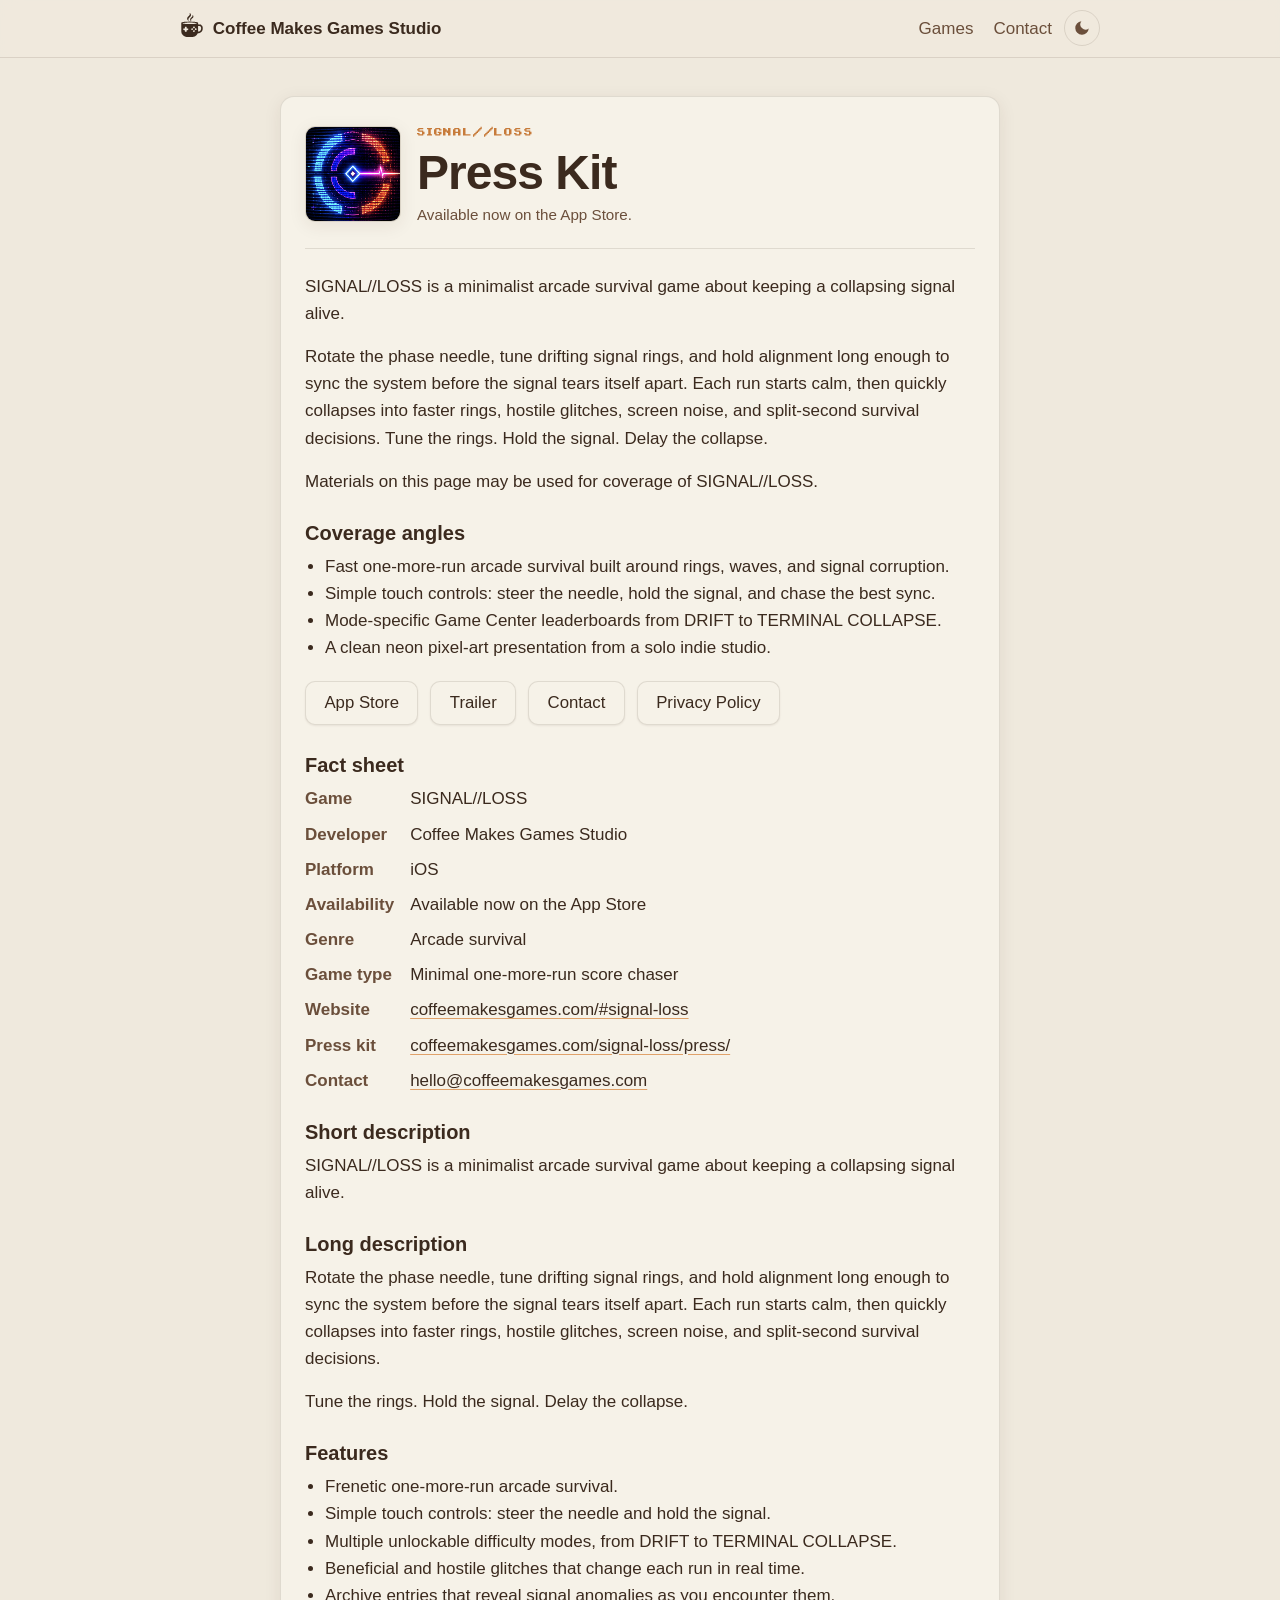
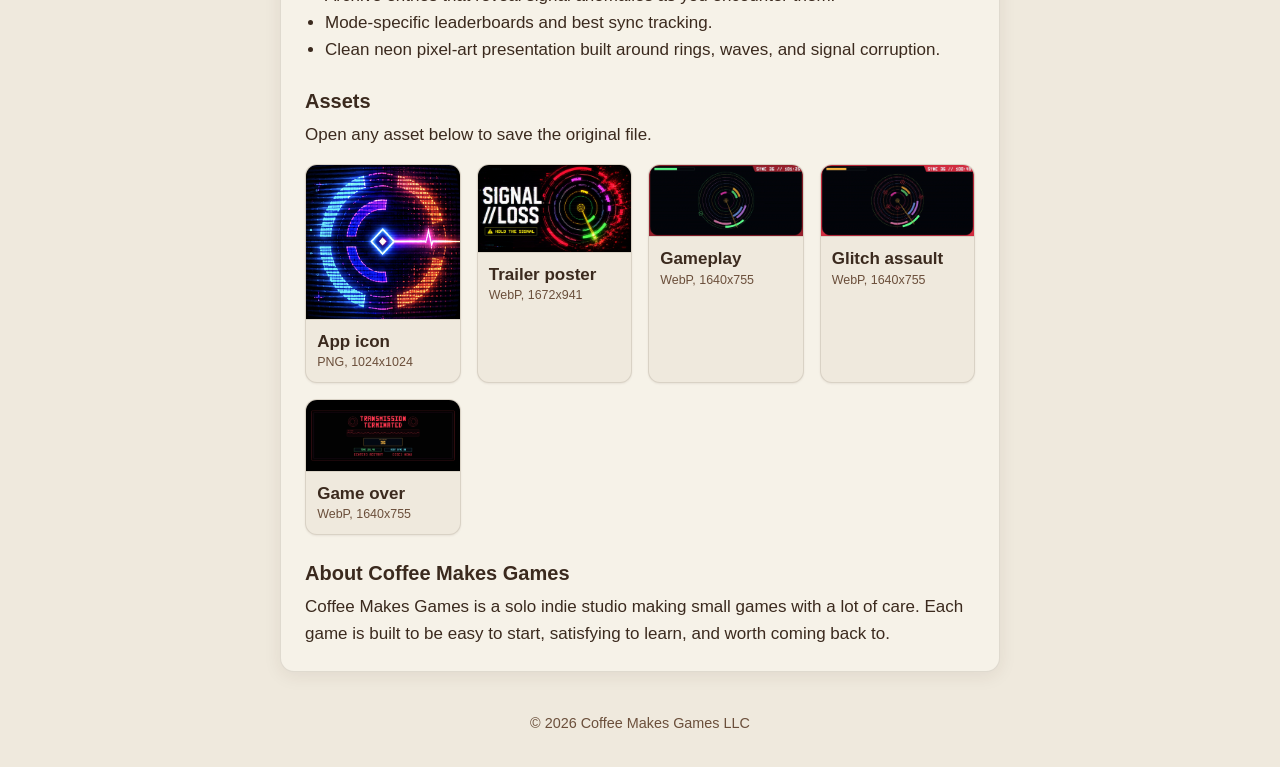
<file: signal-loss/press/index.html>
<!doctype html>
<html lang="en">
<head>
  <meta charset="utf-8" />
  <meta name="viewport" content="width=device-width, initial-scale=1, viewport-fit=cover" />
  <title>SIGNAL//LOSS Press Kit - Coffee Makes Games Studio</title>
  <meta name="description" content="Press kit for SIGNAL//LOSS, a minimalist arcade survival game available now on the App Store." />
  <meta name="theme-color" content="#EFE9DD" />
  <link rel="canonical" href="https://coffeemakesgames.com/signal-loss/press/" />

  <meta property="og:type" content="website" />
  <meta property="og:url" content="https://coffeemakesgames.com/signal-loss/press/" />
  <meta property="og:title" content="SIGNAL//LOSS Press Kit - Coffee Makes Games Studio" />
  <meta property="og:description" content="A minimalist arcade survival game available now on the App Store. Game facts, screenshots, trailer, links, and contact details." />
  <meta property="og:image" content="https://coffeemakesgames.com/assets/signal-loss/app-icon.png" />
  <meta name="twitter:card" content="summary_large_image" />
  <meta name="twitter:site" content="@coffeemakesgame" />
  <meta name="twitter:title" content="SIGNAL//LOSS Press Kit" />
  <meta name="twitter:description" content="A minimalist arcade survival game available now on the App Store. Game facts, screenshots, trailer, links, and contact details." />
  <meta name="twitter:image" content="https://coffeemakesgames.com/assets/signal-loss/app-icon.png" />

  <link rel="icon" type="image/png" sizes="32x32" href="/assets/favicon-32.png" />
  <link rel="icon" type="image/png" sizes="16x16" href="/assets/favicon-16.png" />
  <link rel="apple-touch-icon" sizes="180x180" href="/assets/apple-touch-icon.png" />
  <link rel="stylesheet" href="/styles.css" />

  <script>
    // Apply saved theme before paint to avoid flash of wrong theme.
    (function () {
      try {
        var saved = localStorage.getItem('theme');
        if (saved === 'dark' || saved === 'light') {
          document.documentElement.setAttribute('data-theme', saved);
        }
      } catch (e) {}
    })();
  </script>
</head>
<body class="policy-page press-page">
  <a class="skip-link" href="#main">Skip to content</a>

  <header class="site-header is-revealed" aria-hidden="false">
    <div class="site-header-inner">
      <a class="brand" href="/" aria-label="Coffee Makes Games Studio - home">
        <img src="/assets/studio-mark.svg" alt="" width="24" height="24" />
        <span>Coffee Makes Games Studio</span>
      </a>
      <div class="header-actions">
        <nav aria-label="Primary">
          <a href="/#games">Games</a>
          <a href="/#contact">Contact</a>
        </nav>
        <button class="theme-toggle" type="button" aria-label="Toggle dark mode" aria-pressed="false" title="Toggle dark mode">
          <svg class="icon-moon" viewBox="0 0 24 24" aria-hidden="true" focusable="false">
            <path fill="currentColor" d="M21 12.79A9 9 0 1 1 11.21 3a7 7 0 0 0 9.79 9.79Z"/>
          </svg>
          <svg class="icon-sun" viewBox="0 0 24 24" aria-hidden="true" focusable="false">
            <g fill="none" stroke="currentColor" stroke-width="2" stroke-linecap="round">
              <circle cx="12" cy="12" r="4" fill="currentColor" stroke="none"/>
              <path d="M12 2v2M12 20v2M2 12h2M20 12h2M4.93 4.93l1.41 1.41M17.66 17.66l1.41 1.41M4.93 19.07l1.41-1.41M17.66 6.34l1.41-1.41"/>
            </g>
          </svg>
        </button>
      </div>
    </div>
  </header>

  <main id="main" class="policy-shell">
    <article class="policy-card press-card">
      <header class="policy-game-header">
        <img class="policy-game-icon policy-game-icon--pixel" src="/assets/signal-loss/app-icon.png" alt="" width="1024" height="1024" />
        <div>
          <p class="eyebrow">SIGNAL//LOSS</p>
          <h1>Press Kit</h1>
          <p class="policy-updated">Available now on the App Store.</p>
        </div>
      </header>

      <p>
        SIGNAL//LOSS is a minimalist arcade survival game about keeping a collapsing signal alive.
      </p>
      <p>
        Rotate the phase needle, tune drifting signal rings, and hold alignment long enough to sync
        the system before the signal tears itself apart. Each run starts calm, then quickly collapses into
        faster rings, hostile glitches, screen noise, and split-second survival decisions. Tune the rings.
        Hold the signal. Delay the collapse.
      </p>
      <p>
        Materials on this page may be used for coverage of SIGNAL//LOSS.
      </p>

      <h2>Coverage angles</h2>
      <ul class="press-list">
        <li>Fast one-more-run arcade survival built around rings, waves, and signal corruption.</li>
        <li>Simple touch controls: steer the needle, hold the signal, and chase the best sync.</li>
        <li>Mode-specific Game Center leaderboards from DRIFT to TERMINAL COLLAPSE.</li>
        <li>A clean neon pixel-art presentation from a solo indie studio.</li>
      </ul>

      <div class="press-actions" aria-label="Press kit links">
        <a class="policy-cta" href="https://apps.apple.com/us/app/signal-loss/id6781405491" rel="noopener" target="_blank">App Store</a>
        <a class="policy-cta" href="https://youtu.be/9ocdCHjehE0" rel="noopener" target="_blank">Trailer</a>
        <a class="policy-cta" href="mailto:hello@coffeemakesgames.com">Contact</a>
        <a class="policy-cta" href="/signal-loss/privacy/">Privacy Policy</a>
      </div>

      <h2>Fact sheet</h2>
      <dl class="press-facts">
        <dt>Game</dt>
        <dd>SIGNAL//LOSS</dd>
        <dt>Developer</dt>
        <dd>Coffee Makes Games Studio</dd>
        <dt>Platform</dt>
        <dd>iOS</dd>
        <dt>Availability</dt>
        <dd>Available now on the App Store</dd>
        <dt>Genre</dt>
        <dd>Arcade survival</dd>
        <dt>Game type</dt>
        <dd>Minimal one-more-run score chaser</dd>
        <dt>Website</dt>
        <dd><a href="https://coffeemakesgames.com/#signal-loss">coffeemakesgames.com/#signal-loss</a></dd>
        <dt>Press kit</dt>
        <dd><a href="https://coffeemakesgames.com/signal-loss/press/">coffeemakesgames.com/signal-loss/press/</a></dd>
        <dt>Contact</dt>
        <dd><a href="mailto:hello@coffeemakesgames.com">hello@coffeemakesgames.com</a></dd>
      </dl>

      <h2>Short description</h2>
      <p>
        SIGNAL//LOSS is a minimalist arcade survival game about keeping a collapsing signal alive.
      </p>

      <h2>Long description</h2>
      <p>
        Rotate the phase needle, tune drifting signal rings, and hold alignment long enough to sync the
        system before the signal tears itself apart. Each run starts calm, then quickly collapses into faster
        rings, hostile glitches, screen noise, and split-second survival decisions.
      </p>
      <p>
        Tune the rings. Hold the signal. Delay the collapse.
      </p>

      <h2>Features</h2>
      <ul class="press-list">
        <li>Frenetic one-more-run arcade survival.</li>
        <li>Simple touch controls: steer the needle and hold the signal.</li>
        <li>Multiple unlockable difficulty modes, from DRIFT to TERMINAL COLLAPSE.</li>
        <li>Beneficial and hostile glitches that change each run in real time.</li>
        <li>Archive entries that reveal signal anomalies as you encounter them.</li>
        <li>Mode-specific leaderboards and best sync tracking.</li>
        <li>Clean neon pixel-art presentation built around rings, waves, and signal corruption.</li>
      </ul>

      <h2>Assets</h2>
      <p>
        Open any asset below to save the original file.
      </p>

      <div class="press-assets" aria-label="SIGNAL//LOSS press assets">
        <figure class="press-asset">
          <a href="/assets/signal-loss/app-icon.png">
            <img src="/assets/signal-loss/app-icon.png" alt="SIGNAL//LOSS app icon" width="1024" height="1024" loading="lazy" />
            <figcaption>App icon <small>PNG, 1024x1024</small></figcaption>
          </a>
        </figure>
        <figure class="press-asset">
          <a href="/assets/signal-loss/trailer-poster.webp">
            <img src="/assets/signal-loss/trailer-poster.webp" alt="SIGNAL//LOSS trailer poster" width="1672" height="941" loading="lazy" />
            <figcaption>Trailer poster <small>WebP, 1672x941</small></figcaption>
          </a>
        </figure>
        <figure class="press-asset">
          <a href="/assets/signal-loss/05-gameplay-high-sync.webp">
            <img src="/assets/signal-loss/05-gameplay-high-sync.webp" alt="SIGNAL//LOSS high sync gameplay screenshot" width="1640" height="755" loading="lazy" />
            <figcaption>Gameplay <small>WebP, 1640x755</small></figcaption>
          </a>
        </figure>
        <figure class="press-asset">
          <a href="/assets/signal-loss/07-gameplay-red-assault.webp">
            <img src="/assets/signal-loss/07-gameplay-red-assault.webp" alt="SIGNAL//LOSS red assault gameplay screenshot" width="1640" height="755" loading="lazy" />
            <figcaption>Glitch assault <small>WebP, 1640x755</small></figcaption>
          </a>
        </figure>
        <figure class="press-asset">
          <a href="/assets/signal-loss/09-game-over.webp">
            <img src="/assets/signal-loss/09-game-over.webp" alt="SIGNAL//LOSS game over screenshot" width="1640" height="755" loading="lazy" />
            <figcaption>Game over <small>WebP, 1640x755</small></figcaption>
          </a>
        </figure>
      </div>

      <h2>About Coffee Makes Games</h2>
      <p>
        Coffee Makes Games is a solo indie studio making small games with a lot of care.
        Each game is built to be easy to start, satisfying to learn, and worth coming back to.
      </p>
    </article>
  </main>

  <footer class="site-footer">
    <p>&copy; <span id="year">2026</span> Coffee Makes Games LLC</p>
  </footer>

  <script>
    document.getElementById('year').textContent = new Date().getFullYear();

    // Theme toggle: cycles between user-light and user-dark, with system as the default.
    (function () {
      const root = document.documentElement;
      const buttons = Array.from(document.querySelectorAll('.theme-toggle'));
      const meta = document.querySelector('meta[name="theme-color"]');
      const mq = window.matchMedia('(prefers-color-scheme: dark)');

      function currentTheme() {
        return root.getAttribute('data-theme') || (mq.matches ? 'dark' : 'light');
      }
      function syncMeta() {
        if (!meta) return;
        meta.setAttribute('content', currentTheme() === 'dark' ? '#10141C' : '#EFE9DD');
      }
      function syncButtons() {
        const dark = currentTheme() === 'dark';
        const label = dark ? 'Switch to light mode' : 'Switch to dark mode';
        buttons.forEach(function (btn) {
          btn.setAttribute('aria-pressed', dark ? 'true' : 'false');
          btn.setAttribute('aria-label', label);
          btn.setAttribute('title', label);
        });
      }

      buttons.forEach(function (btn) {
        btn.addEventListener('click', function () {
          const next = currentTheme() === 'dark' ? 'light' : 'dark';
          root.setAttribute('data-theme', next);
          try { localStorage.setItem('theme', next); } catch (e) {}
          syncMeta();
          syncButtons();
        });
      });

      mq.addEventListener && mq.addEventListener('change', function () {
        if (!root.getAttribute('data-theme')) { syncMeta(); syncButtons(); }
      });

      syncMeta();
      syncButtons();
    })();
  </script>
</body>
</html>
</file>
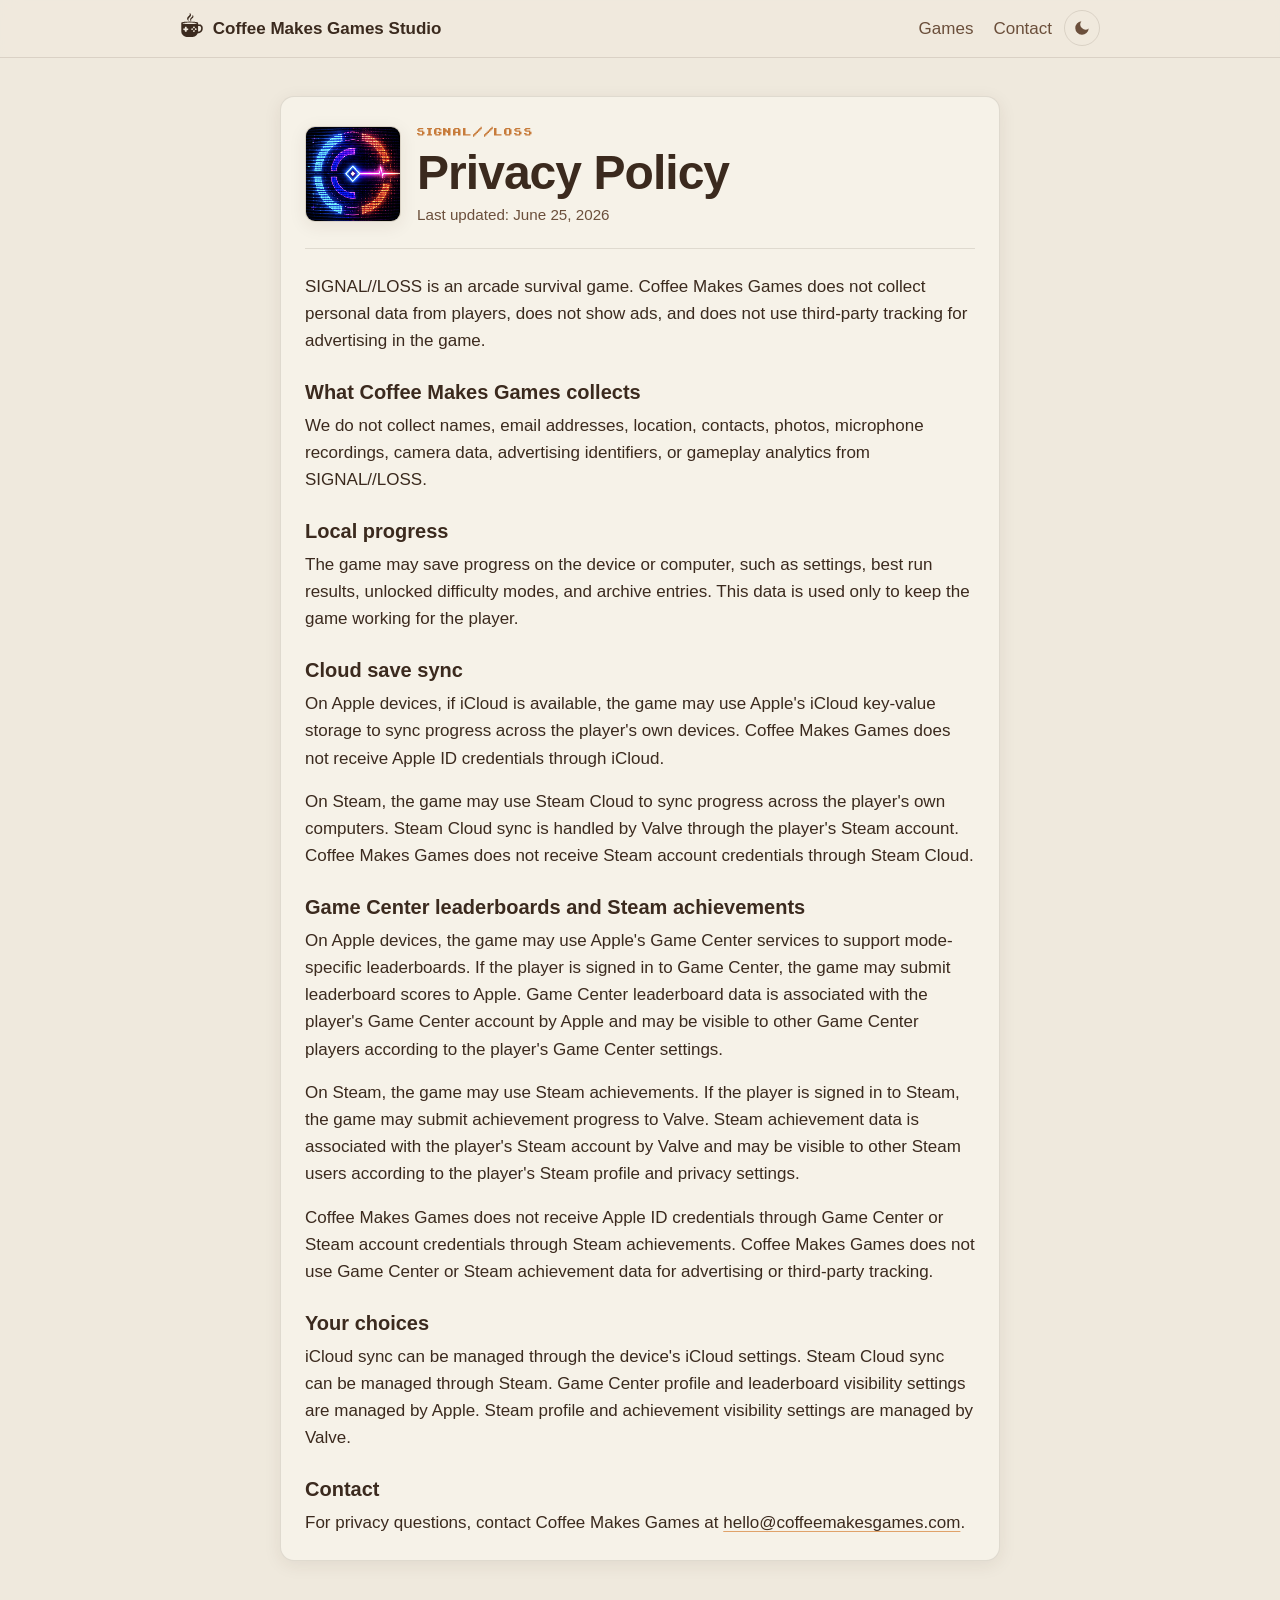
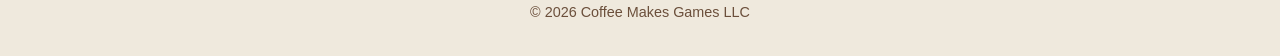
<file: signal-loss/privacy/index.html>
<!doctype html>
<html lang="en">
<head>
  <meta charset="utf-8" />
  <meta name="viewport" content="width=device-width, initial-scale=1, viewport-fit=cover" />
  <title>SIGNAL//LOSS Privacy Policy - Coffee Makes Games Studio</title>
  <meta name="description" content="Privacy policy for SIGNAL//LOSS, including local progress, iCloud and Steam Cloud save sync, Game Center leaderboards, and Steam achievements." />
  <meta name="theme-color" content="#EFE9DD" />
  <link rel="canonical" href="https://coffeemakesgames.com/signal-loss/privacy/" />

  <link rel="icon" type="image/png" sizes="32x32" href="/assets/favicon-32.png" />
  <link rel="icon" type="image/png" sizes="16x16" href="/assets/favicon-16.png" />
  <link rel="apple-touch-icon" sizes="180x180" href="/assets/apple-touch-icon.png" />
  <link rel="stylesheet" href="/styles.css" />

  <script>
    // Apply saved theme before paint to avoid flash of wrong theme.
    (function () {
      try {
        var saved = localStorage.getItem('theme');
        if (saved === 'dark' || saved === 'light') {
          document.documentElement.setAttribute('data-theme', saved);
        }
      } catch (e) {}
    })();
  </script>
</head>
<body class="policy-page">
  <a class="skip-link" href="#main">Skip to content</a>

  <header class="site-header is-revealed" aria-hidden="false">
    <div class="site-header-inner">
      <a class="brand" href="/" aria-label="Coffee Makes Games Studio - home">
        <img src="/assets/studio-mark.svg" alt="" width="24" height="24" />
        <span>Coffee Makes Games Studio</span>
      </a>
      <div class="header-actions">
        <nav aria-label="Primary">
          <a href="/#games">Games</a>
          <a href="/#contact">Contact</a>
        </nav>
        <button class="theme-toggle" type="button" aria-label="Toggle dark mode" aria-pressed="false" title="Toggle dark mode">
          <svg class="icon-moon" viewBox="0 0 24 24" aria-hidden="true" focusable="false">
            <path fill="currentColor" d="M21 12.79A9 9 0 1 1 11.21 3a7 7 0 0 0 9.79 9.79Z"/>
          </svg>
          <svg class="icon-sun" viewBox="0 0 24 24" aria-hidden="true" focusable="false">
            <g fill="none" stroke="currentColor" stroke-width="2" stroke-linecap="round">
              <circle cx="12" cy="12" r="4" fill="currentColor" stroke="none"/>
              <path d="M12 2v2M12 20v2M2 12h2M20 12h2M4.93 4.93l1.41 1.41M17.66 17.66l1.41 1.41M4.93 19.07l1.41-1.41M17.66 6.34l1.41-1.41"/>
            </g>
          </svg>
        </button>
      </div>
    </div>
  </header>

  <main id="main" class="policy-shell">
    <article class="policy-card">
      <header class="policy-game-header">
        <img class="policy-game-icon policy-game-icon--pixel" src="/assets/signal-loss/app-icon.png" alt="" width="1024" height="1024" />
        <div>
          <p class="eyebrow">SIGNAL//LOSS</p>
          <h1>Privacy Policy</h1>
          <p class="policy-updated">Last updated: June 25, 2026</p>
        </div>
      </header>

      <p>
        SIGNAL//LOSS is an arcade survival game. Coffee Makes Games does not collect personal data
        from players, does not show ads, and does not use third-party tracking for advertising in the game.
      </p>

      <h2>What Coffee Makes Games collects</h2>
      <p>
        We do not collect names, email addresses, location, contacts, photos, microphone recordings,
        camera data, advertising identifiers, or gameplay analytics from SIGNAL//LOSS.
      </p>

      <h2>Local progress</h2>
      <p>
        The game may save progress on the device or computer, such as settings, best run results, unlocked difficulty
        modes, and archive entries. This data is used only to keep the game working for the player.
      </p>

      <h2>Cloud save sync</h2>
      <p>
        On Apple devices, if iCloud is available, the game may use Apple's iCloud key-value storage to sync
        progress across the player's own devices. Coffee Makes Games does not receive Apple ID credentials
        through iCloud.
      </p>
      <p>
        On Steam, the game may use Steam Cloud to sync progress across the player's own computers. Steam Cloud
        sync is handled by Valve through the player's Steam account. Coffee Makes Games does not receive Steam
        account credentials through Steam Cloud.
      </p>

      <h2>Game Center leaderboards and Steam achievements</h2>
      <p>
        On Apple devices, the game may use Apple's Game Center services to support mode-specific leaderboards. If the player
        is signed in to Game Center, the game may submit leaderboard scores to Apple. Game Center leaderboard
        data is associated with the player's Game Center account by Apple and may be visible to other Game
        Center players according to the player's Game Center settings.
      </p>
      <p>
        On Steam, the game may use Steam achievements. If the player is signed in to Steam, the game may submit
        achievement progress to Valve. Steam achievement data is associated with the player's Steam account by
        Valve and may be visible to other Steam users according to the player's Steam profile and privacy settings.
      </p>
      <p>
        Coffee Makes Games does not receive Apple ID credentials through Game Center or Steam account credentials
        through Steam achievements. Coffee Makes Games does not use Game Center or Steam achievement data for
        advertising or third-party tracking.
      </p>

      <h2>Your choices</h2>
      <p>
        iCloud sync can be managed through the device's iCloud settings. Steam Cloud sync can be managed through
        Steam. Game Center profile and leaderboard visibility settings are managed by Apple. Steam profile and
        achievement visibility settings are managed by Valve.
      </p>

      <h2>Contact</h2>
      <p>
        For privacy questions, contact Coffee Makes Games at
        <a href="mailto:hello@coffeemakesgames.com">hello@coffeemakesgames.com</a>.
      </p>
    </article>
  </main>

  <footer class="site-footer">
    <p>&copy; <span id="year">2026</span> Coffee Makes Games LLC</p>
  </footer>

  <script>
    document.getElementById('year').textContent = new Date().getFullYear();

    // Theme toggle: cycles between user-light and user-dark, with system as the default.
    (function () {
      const root = document.documentElement;
      const buttons = Array.from(document.querySelectorAll('.theme-toggle'));
      const meta = document.querySelector('meta[name="theme-color"]');
      const mq = window.matchMedia('(prefers-color-scheme: dark)');

      function currentTheme() {
        return root.getAttribute('data-theme') || (mq.matches ? 'dark' : 'light');
      }
      function syncMeta() {
        if (!meta) return;
        meta.setAttribute('content', currentTheme() === 'dark' ? '#10141C' : '#EFE9DD');
      }
      function syncButtons() {
        const dark = currentTheme() === 'dark';
        const label = dark ? 'Switch to light mode' : 'Switch to dark mode';
        buttons.forEach(function (btn) {
          btn.setAttribute('aria-pressed', dark ? 'true' : 'false');
          btn.setAttribute('aria-label', label);
          btn.setAttribute('title', label);
        });
      }

      buttons.forEach(function (btn) {
        btn.addEventListener('click', function () {
          const next = currentTheme() === 'dark' ? 'light' : 'dark';
          root.setAttribute('data-theme', next);
          try { localStorage.setItem('theme', next); } catch (e) {}
          syncMeta();
          syncButtons();
        });
      });

      mq.addEventListener && mq.addEventListener('change', function () {
        if (!root.getAttribute('data-theme')) { syncMeta(); syncButtons(); }
      });

      syncMeta();
      syncButtons();
    })();
  </script>
</body>
</html>
</file>
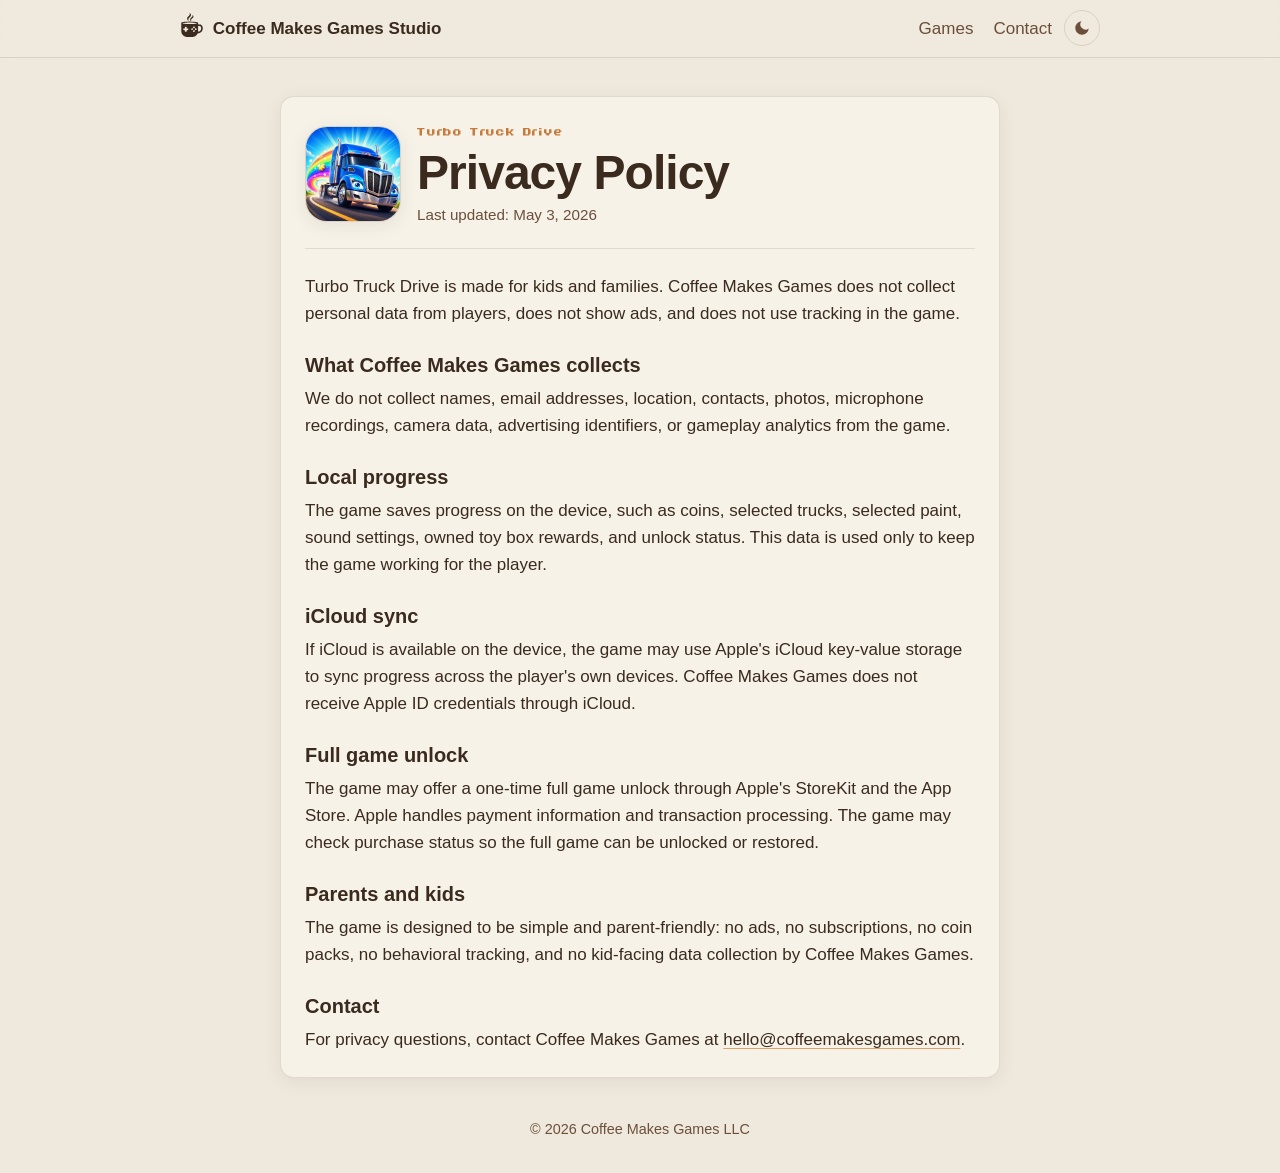
<file: turbo-truck-drive/privacy/index.html>
<!doctype html>
<html lang="en">
<head>
  <meta charset="utf-8" />
  <meta name="viewport" content="width=device-width, initial-scale=1, viewport-fit=cover" />
  <title>Turbo Truck Drive Privacy Policy - Coffee Makes Games Studio</title>
  <meta name="description" content="Privacy policy for Turbo Truck Drive. Coffee Makes Games does not collect personal data, use ads, or use tracking in Turbo Truck Drive." />
  <meta name="theme-color" content="#EFE9DD" />
  <link rel="canonical" href="https://coffeemakesgames.com/turbo-truck-drive/privacy/" />

  <link rel="icon" type="image/png" sizes="32x32" href="/assets/favicon-32.png" />
  <link rel="icon" type="image/png" sizes="16x16" href="/assets/favicon-16.png" />
  <link rel="apple-touch-icon" sizes="180x180" href="/assets/apple-touch-icon.png" />
  <link rel="stylesheet" href="/styles.css" />

  <script>
    // Apply saved theme before paint to avoid flash of wrong theme.
    (function () {
      try {
        var saved = localStorage.getItem('theme');
        if (saved === 'dark' || saved === 'light') {
          document.documentElement.setAttribute('data-theme', saved);
        }
      } catch (e) {}
    })();
  </script>
</head>
<body class="policy-page">
  <a class="skip-link" href="#main">Skip to content</a>

  <header class="site-header is-revealed" aria-hidden="false">
    <div class="site-header-inner">
      <a class="brand" href="/" aria-label="Coffee Makes Games Studio - home">
        <img src="/assets/studio-mark.svg" alt="" width="24" height="24" />
        <span>Coffee Makes Games Studio</span>
      </a>
      <div class="header-actions">
        <nav aria-label="Primary">
          <a href="/#games">Games</a>
          <a href="/#contact">Contact</a>
        </nav>
        <button class="theme-toggle" type="button" aria-label="Toggle dark mode" aria-pressed="false" title="Toggle dark mode">
          <svg class="icon-moon" viewBox="0 0 24 24" aria-hidden="true" focusable="false">
            <path fill="currentColor" d="M21 12.79A9 9 0 1 1 11.21 3a7 7 0 0 0 9.79 9.79Z"/>
          </svg>
          <svg class="icon-sun" viewBox="0 0 24 24" aria-hidden="true" focusable="false">
            <g fill="none" stroke="currentColor" stroke-width="2" stroke-linecap="round">
              <circle cx="12" cy="12" r="4" fill="currentColor" stroke="none"/>
              <path d="M12 2v2M12 20v2M2 12h2M20 12h2M4.93 4.93l1.41 1.41M17.66 17.66l1.41 1.41M4.93 19.07l1.41-1.41M17.66 6.34l1.41-1.41"/>
            </g>
          </svg>
        </button>
      </div>
    </div>
  </header>

  <main id="main" class="policy-shell">
    <article class="policy-card">
      <header class="policy-game-header">
        <img class="policy-game-icon" src="/assets/turbo-truck-drive/app-icon.png" alt="" width="1024" height="1024" />
        <div>
          <p class="eyebrow">Turbo Truck Drive</p>
          <h1>Privacy Policy</h1>
          <p class="policy-updated">Last updated: May 3, 2026</p>
        </div>
      </header>

      <p>
        Turbo Truck Drive is made for kids and families. Coffee Makes Games does not collect personal
        data from players, does not show ads, and does not use tracking in the game.
      </p>

      <h2>What Coffee Makes Games collects</h2>
      <p>
        We do not collect names, email addresses, location, contacts, photos, microphone recordings,
        camera data, advertising identifiers, or gameplay analytics from the game.
      </p>

      <h2>Local progress</h2>
      <p>
        The game saves progress on the device, such as coins, selected trucks, selected
        paint, sound settings, owned toy box rewards, and unlock status. This data is used only to keep
        the game working for the player.
      </p>

      <h2>iCloud sync</h2>
      <p>
        If iCloud is available on the device, the game may use Apple's iCloud key-value storage
        to sync progress across the player's own devices. Coffee Makes Games does not receive Apple ID
        credentials through iCloud.
      </p>

      <h2>Full game unlock</h2>
      <p>
        The game may offer a one-time full game unlock through Apple's StoreKit and the App Store.
        Apple handles payment information and transaction processing. The game may check purchase status
        so the full game can be unlocked or restored.
      </p>

      <h2>Parents and kids</h2>
      <p>
        The game is designed to be simple and parent-friendly: no ads, no subscriptions, no coin
        packs, no behavioral tracking, and no kid-facing data collection by Coffee Makes Games.
      </p>

      <h2>Contact</h2>
      <p>
        For privacy questions, contact Coffee Makes Games at
        <a href="mailto:hello@coffeemakesgames.com">hello@coffeemakesgames.com</a>.
      </p>
    </article>
  </main>

  <footer class="site-footer">
    <p>&copy; <span id="year">2026</span> Coffee Makes Games LLC</p>
  </footer>

  <script>
    document.getElementById('year').textContent = new Date().getFullYear();

    // Theme toggle: cycles between user-light and user-dark, with system as the default.
    (function () {
      const root = document.documentElement;
      const buttons = Array.from(document.querySelectorAll('.theme-toggle'));
      const meta = document.querySelector('meta[name="theme-color"]');
      const mq = window.matchMedia('(prefers-color-scheme: dark)');

      function currentTheme() {
        return root.getAttribute('data-theme') || (mq.matches ? 'dark' : 'light');
      }
      function syncMeta() {
        if (!meta) return;
        meta.setAttribute('content', currentTheme() === 'dark' ? '#10141C' : '#EFE9DD');
      }
      function syncButtons() {
        const dark = currentTheme() === 'dark';
        const label = dark ? 'Switch to light mode' : 'Switch to dark mode';
        buttons.forEach(function (btn) {
          btn.setAttribute('aria-pressed', dark ? 'true' : 'false');
          btn.setAttribute('aria-label', label);
          btn.setAttribute('title', label);
        });
      }

      buttons.forEach(function (btn) {
        btn.addEventListener('click', function () {
          const next = currentTheme() === 'dark' ? 'light' : 'dark';
          root.setAttribute('data-theme', next);
          try { localStorage.setItem('theme', next); } catch (e) {}
          syncMeta();
          syncButtons();
        });
      });

      mq.addEventListener && mq.addEventListener('change', function () {
        if (!root.getAttribute('data-theme')) { syncMeta(); syncButtons(); }
      });

      syncMeta();
      syncButtons();
    })();
  </script>
</body>
</html>
</file>
<file: styles.css>
/* =========================================================
   Coffee Makes Games — site styles
   Cozy/minimal studio chrome + pixel-flavored game block.
   ========================================================= */

@font-face {
  font-family: "ByteBounce";
  src: url("/assets/fonts/byte-bounce.ttf") format("truetype");
  font-display: swap;
}

:root {
  --cream: #EFE9DD;
  --cream-soft: #F6F2E8;
  --brown: #3B2A1E;
  --brown-soft: #6B4F3B;
  --accent: #C77B3A;
  --accent-soft: #E0A26A;

  --header-bg: rgba(239, 233, 221, 0.88);
  --border-soft: rgba(59, 42, 30, 0.12);
  --border-strong: rgba(59, 42, 30, 0.22);
  --shadow-color: rgba(59, 42, 30, 0.08);
  --hover-surface: #ffffff;

  --maxw: 960px;
  --radius: 14px;
  --shadow-soft: 0 4px 18px var(--shadow-color);

  --font-sans: -apple-system, BlinkMacSystemFont, "Segoe UI", Inter, Helvetica, Arial, sans-serif;
  --font-pixel: "ByteBounce", "Press Start 2P", monospace;
}

/* Dark theme — midnight ink with a warm cream foreground.
   Applies when the user has chosen dark, OR when no preference is set
   and the OS prefers dark. */
@media (prefers-color-scheme: dark) {
  :root:not([data-theme="light"]) {
    --cream: #10141C;
    --cream-soft: #181E2A;
    --brown: #ECE7DA;
    --brown-soft: #9AA3B2;
    --accent: #E0925A;
    --accent-soft: #F1B587;

    --header-bg: rgba(16, 20, 28, 0.85);
    --border-soft: rgba(236, 231, 218, 0.10);
    --border-strong: rgba(236, 231, 218, 0.22);
    --shadow-color: rgba(0, 0, 0, 0.5);
    --hover-surface: #1E2533;
  }
}
:root[data-theme="dark"] {
  --cream: #10141C;
  --cream-soft: #181E2A;
  --brown: #ECE7DA;
  --brown-soft: #9AA3B2;
  --accent: #E0925A;
  --accent-soft: #F1B587;

  --header-bg: rgba(16, 20, 28, 0.85);
  --border-soft: rgba(236, 231, 218, 0.10);
  --border-strong: rgba(236, 231, 218, 0.22);
  --shadow-color: rgba(0, 0, 0, 0.5);
  --hover-surface: #1E2533;
}

body {
  transition: background-color .25s ease, color .25s ease;
}

*, *::before, *::after { box-sizing: border-box; }

html { scroll-behavior: smooth; }

body {
  margin: 0;
  background: var(--cream);
  color: var(--brown);
  font-family: var(--font-sans);
  font-size: 17px;
  line-height: 1.6;
  -webkit-font-smoothing: antialiased;
  text-rendering: optimizeLegibility;
}

img { max-width: 100%; display: block; }

a {
  color: var(--brown);
  text-decoration-color: var(--accent-soft);
  text-underline-offset: 3px;
}
a:hover { color: var(--accent); }

:focus-visible {
  outline: 2px solid var(--accent);
  outline-offset: 3px;
  border-radius: 4px;
}

.visually-hidden {
  position: absolute;
  width: 1px;
  height: 1px;
  padding: 0;
  margin: -1px;
  overflow: hidden;
  clip: rect(0, 0, 0, 0);
  white-space: nowrap;
  border: 0;
}

.skip-link {
  position: absolute; left: -9999px; top: 0;
  background: var(--brown); color: var(--cream);
  padding: .5rem .75rem; border-radius: 0 0 6px 0;
}
.skip-link:focus { left: 0; }

/* ---------- Header (reveal-on-scroll, sticky) ---------- */
.site-header {
  position: fixed;
  top: 0; left: 0; right: 0;
  z-index: 50;
  background: var(--header-bg);
  -webkit-backdrop-filter: saturate(140%) blur(10px);
          backdrop-filter: saturate(140%) blur(10px);
  border-bottom: 1px solid var(--border-soft);
  transform: translateY(-100%);
  opacity: 0;
  pointer-events: none;
  transition: transform .28s ease, opacity .28s ease;
}
.site-header.is-revealed {
  transform: translateY(0);
  opacity: 1;
  pointer-events: auto;
}
.site-header-inner {
  display: flex; align-items: center; justify-content: space-between;
  gap: 1rem;
  max-width: var(--maxw);
  margin: 0 auto;
  padding: .65rem 1.25rem;
}
.brand {
  display: inline-flex; align-items: center; gap: .55rem;
  text-decoration: none; font-weight: 600; color: var(--brown);
}
.brand img { width: 24px; height: 24px; display: block; transform: translateY(-3px); }
.site-header nav {
  display: flex;
  align-items: center;
  gap: 1.25rem;
}
.site-header nav a {
  text-decoration: none; color: var(--brown-soft); font-weight: 500;
}
.site-header nav a:hover { color: var(--brown); }

/* ---------- Theme toggle ---------- */
.header-actions {
  display: inline-flex;
  align-items: center;
  gap: .75rem;
}
.theme-toggle {
  appearance: none;
  -webkit-appearance: none;
  display: inline-flex;
  align-items: center;
  justify-content: center;
  width: 36px;
  height: 36px;
  padding: 0;
  border-radius: 999px;
  background: transparent;
  border: 1px solid var(--border-soft);
  color: var(--brown-soft);
  cursor: pointer;
  transition: color .15s ease, background .15s ease, border-color .15s ease, transform .15s ease;
}
.theme-toggle:hover {
  color: var(--brown);
  background: var(--hover-surface);
  border-color: var(--border-strong);
}
.theme-toggle:active { transform: scale(0.94); }
.theme-toggle svg { width: 18px; height: 18px; display: block; }
.theme-toggle .icon-sun { display: none; }
:root[data-theme="dark"] .theme-toggle .icon-sun  { display: block; }
:root[data-theme="dark"] .theme-toggle .icon-moon { display: none; }
@media (prefers-color-scheme: dark) {
  :root:not([data-theme="light"]) .theme-toggle .icon-sun  { display: block; }
  :root:not([data-theme="light"]) .theme-toggle .icon-moon { display: none; }
}

/* Floating top-right toggle, visible until the sticky header takes over. */
.theme-toggle--floating {
  position: fixed;
  top: 1rem;
  right: 1rem;
  z-index: 60;
  width: 44px;
  height: 44px;
  background: var(--header-bg);
  -webkit-backdrop-filter: saturate(140%) blur(10px);
          backdrop-filter: saturate(140%) blur(10px);
  box-shadow: 0 4px 14px var(--shadow-color);
  transition: opacity .25s ease, transform .25s ease, color .15s ease, background .15s ease, border-color .15s ease;
}
.theme-toggle--floating svg { width: 20px; height: 20px; }
body.header-revealed .theme-toggle--floating {
  opacity: 0;
  transform: translateY(-6px);
  pointer-events: none;
}
@media (prefers-reduced-motion: reduce) {
  .theme-toggle--floating { transition: opacity .15s linear; transform: none; }
  body.header-revealed .theme-toggle--floating { transform: none; }
}

/* Brand mark in dark mode: it's a dark fill, so re-color it. */
:root[data-theme="dark"] .brand img { filter: brightness(0) invert(0.93); }
@media (prefers-color-scheme: dark) {
  :root:not([data-theme="light"]) .brand img { filter: brightness(0) invert(0.93); }
}

@media (max-width: 540px) {
  .site-header-inner { flex-direction: row; align-items: center; gap: .5rem; }
  .brand span { display: none; }
  .site-header nav { gap: .9rem; flex-wrap: wrap; }
}

@media (prefers-reduced-motion: reduce) {
  .site-header { transition: none; }
}

/* ---------- Hero ---------- */
.hero {
  text-align: center;
  max-width: var(--maxw);
  margin: 0 auto;
  padding: 3.5rem 1.25rem 1.25rem;
}
.hero-logo {
  position: relative;
  width: 280px;
  height: 240px;
  margin: 0 auto 1.25rem;
}
.hero-logo img,
.hero-logo svg.cmg-mark {
  width: 100%; height: 100%;
  display: block;
  overflow: visible;
  transform: translateX(28px);
  color: var(--brown);
}
.wordmark {
  font-family: var(--font-sans);
  font-size: clamp(2rem, 5vw, 3rem);
  margin: 0 0 .35em;
  letter-spacing: -0.02em;
}
.tagline {
  font-family: var(--font-pixel);
  font-size: clamp(1.5rem, 3.2vw, 2rem);
  color: var(--accent);
  margin: 0 0 1rem;
  letter-spacing: .02em;
}
.hero-sub {
  color: var(--brown-soft);
  max-width: 36rem;
  margin: 0 auto;
}

/* ---------- Games catalog ---------- */
.games-catalog {
  max-width: var(--maxw);
  margin: 0 auto 2.5rem;
  padding: 0 1.25rem;
  scroll-margin-top: 5rem;
}
.game-card-grid {
  display: grid;
  grid-template-columns: repeat(auto-fit, minmax(min(100%, 300px), 1fr));
  gap: 1rem;
}
.game-card {
  display: grid;
  grid-template-columns: 112px 1fr;
  gap: 1.15rem;
  min-height: 10.95rem;
  padding: 1.1rem;
  border: 1px solid var(--border-soft);
  border-radius: 18px;
  background: var(--cream-soft);
  box-shadow: var(--shadow-soft);
  text-decoration: none;
  color: var(--brown);
  transition: transform .15s ease, background .15s ease, border-color .15s ease, box-shadow .15s ease;
}
.game-card:hover,
.game-card:focus-visible {
  transform: translateY(-2px);
  background: var(--hover-surface);
  border-color: var(--border-strong);
  box-shadow: 0 8px 24px var(--shadow-color);
}
.game-card-art {
  align-self: start;
  display: grid;
  place-items: center;
  width: 112px;
  height: 112px;
}
.game-card-art img {
  width: 96px;
  height: auto;
  aspect-ratio: 1 / 1;
  border-radius: 24px;
  object-fit: cover;
  box-shadow: 0 10px 24px var(--shadow-color);
}
.game-card--dungeon .game-card-art img,
.game-card--classic .game-card-art img {
  image-rendering: pixelated;
  image-rendering: crisp-edges;
  border-radius: 10px;
}
.game-card--boba .game-card-art img,
.game-card--truck .game-card-art img,
.game-card--signal .game-card-art img {
  border-radius: 10px;
}
.game-card-content {
  display: flex;
  flex-direction: column;
  align-items: flex-start;
  justify-content: center;
  min-width: 0;
}
.game-card-status {
  display: inline-flex;
  margin-bottom: .55rem;
  padding: .2rem .52rem;
  border: 1px solid var(--border-soft);
  border-radius: 999px;
  color: var(--brown-soft);
  font-size: .72rem;
  font-weight: 700;
  line-height: 1.15;
  background: var(--cream);
}
.game-card-title {
  color: var(--brown);
  font-size: clamp(1.35rem, 2.6vw, 1.8rem);
  font-weight: 800;
  line-height: 1.05;
  letter-spacing: -0.035em;
}
.game-card-title--signal {
  display: inline-flex;
  align-items: center;
}
.game-card-title--signal .signal-title-slash {
  width: .62em;
  height: 1em;
  margin: -.08em .03em 0 .07em;
  color: currentColor;
  transform: translateY(.1em);
}
.game-card-title--signal .signal-title-slash span {
  width: .13em;
  height: 1.08em;
  box-shadow: 0 0 8px rgba(124, 249, 255, .18);
}
.game-card-kicker {
  margin-top: .2rem;
  color: var(--accent);
  font-weight: 800;
  line-height: 1.2;
}
.game-card--truck .game-card-kicker {
  color: var(--accent);
}
.game-card-copy {
  margin-top: .6rem;
  color: var(--brown-soft);
  font-size: .96rem;
  line-height: 1.45;
}
.game-card-link {
  display: inline-flex;
  align-items: center;
  gap: .35rem;
  margin-top: .8rem;
  color: var(--brown);
  font-weight: 800;
}
.game-card-link::after {
  content: "→";
  transition: transform .18s ease;
}
.game-card:hover .game-card-link::after,
.game-card:focus-visible .game-card-link::after {
  transform: translateX(3px);
}

.game-card--classic {
  gap: 1rem;
  opacity: .94;
}
.game-card--classic .game-card-copy {
  margin-top: .45rem;
}
.game-card--classic .game-card-kicker {
  margin-top: 0;
  color: var(--brown);
  font-size: clamp(1.35rem, 2.6vw, 1.8rem);
  font-weight: 800;
  line-height: 1.05;
  letter-spacing: -0.035em;
}

/* ---------- Dungeon Story Classic ---------- */
.classic-block {
  margin-top: 3rem;
}
.classic-frame {
  --classic-swords-opacity: .2;
  --classic-swords-shadow: rgba(112, 68, 42, 0.22);
  display: grid;
  grid-template-columns: auto minmax(0, 1fr);
  column-gap: clamp(1.15rem, 3vw, 1.8rem);
  row-gap: 1.35rem;
  align-items: center;
  position: relative;
  overflow: hidden;
  width: 100%;
  margin: 0 auto;
  padding: clamp(1.1rem, 3vw, 1.6rem);
  border: 1px solid var(--border-soft);
  border-radius: 18px;
  background: var(--cream-soft);
  box-shadow: var(--shadow-soft);
}
.classic-frame::before {
  content: "";
  position: absolute;
  top: 50%;
  right: clamp(-7rem, -8vw, -3.5rem);
  width: clamp(19rem, 42vw, 29rem);
  aspect-ratio: 2 / 3;
  background: url("/assets/dungeon-story-classic/menu-swords.png") center / contain no-repeat;
  filter:
    drop-shadow(0 10px 0 var(--classic-swords-shadow))
    drop-shadow(0 18px 26px rgba(0, 0, 0, 0.16));
  opacity: var(--classic-swords-opacity);
  transform: translateY(-50%) rotate(-8deg);
  pointer-events: none;
}
.classic-frame > * {
  position: relative;
  z-index: 1;
}
:root[data-theme="dark"] .classic-frame {
  --classic-swords-opacity: .16;
  --classic-swords-shadow: rgba(255, 230, 160, 0.12);
}
@media (prefers-color-scheme: dark) {
  :root:not([data-theme="light"]) .classic-frame {
    --classic-swords-opacity: .16;
    --classic-swords-shadow: rgba(255, 230, 160, 0.12);
  }
}
.classic-key-art {
  width: clamp(128px, 18vw, 158px);
  height: auto;
  aspect-ratio: 1 / 1;
  image-rendering: pixelated;
  image-rendering: crisp-edges;
  border-radius: 10px;
  box-shadow: 0 10px 24px var(--shadow-color);
}
.classic-copy {
  align-self: center;
}
.classic-copy h2 {
  margin: .15rem 0 .55rem;
  color: var(--brown);
  font-size: clamp(1.45rem, 3vw, 2rem);
  line-height: 1.05;
  letter-spacing: -0.035em;
}
.classic-copy p {
  margin: 0;
  color: var(--brown-soft);
}
.classic-cta-row {
  grid-column: 1 / -1;
  justify-content: center;
  margin-top: .15rem;
}

/* steam wisps rising from the coffee surface (animated SVG paths) */
.hero-logo svg .wisp {
  transform-box: fill-box;
  transform-origin: 50% 100%;
  filter: blur(0.8px);
  opacity: 0;
  animation: wispRise 6.5s linear infinite both;
  will-change: transform, opacity;
}
.hero-logo svg .wisp-l   { animation-delay: 0s;   }
.hero-logo svg .wisp-r-2 { animation-delay: 2.2s; }
.hero-logo svg .wisp-r   { animation-delay: 4.4s; }

@keyframes wispRise {
  0%   { opacity: 0;   transform: translateY(-50%) scale(1, 0.8); }
  50%  { opacity: 0.5; transform: translateY(-5%)  scale(1.04, 1.0); }
  100% { opacity: 0;   transform: translateY(35%)  scale(1.1, 1.18); }
}

@media (prefers-reduced-motion: reduce) {
  html { scroll-behavior: auto; }
  .hero-logo svg .wisp { animation: none; opacity: 1; transform: none; }
}

/* ---------- Dungeon Story (pixel block) ---------- */
.game-block {
  max-width: var(--maxw);
  margin: 0.5rem auto 1.5rem;
  padding: 0 1.25rem;
}

.pixel-frame {
  background: var(--cream-soft);
  border: 3px solid var(--brown);
  /* layered shadow gives a chunky pixel-card feel */
  box-shadow:
    6px 6px 0 0 var(--brown),
    6px 6px 0 3px var(--accent);
  padding: 2rem 1.5rem;
  border-radius: 4px;
  text-align: center;
}

.key-art {
  display: block;
  width: clamp(160px, 36vw, 220px);
  height: auto;
  aspect-ratio: 1 / 1;
  margin: 0 auto 1.25rem;
  border: 3px solid var(--brown);
  border-radius: 8px;
  image-rendering: pixelated;
  image-rendering: crisp-edges;
  box-shadow: var(--shadow-soft);
}

/* ---------- Mini Boba Shop (cafe block) ---------- */
.boba-block {
  margin-top: 3rem;
}

.boba-frame {
  --boba-ink: #4b2840;
  --boba-soft-ink: #7d526b;
  --boba-cream: #fff8ec;
  --boba-milk: #ffe7cb;
  --boba-pink: #ff9fbe;
  --boba-pink-deep: #c45d86;
  --boba-taro: #cdb4ff;
  --boba-matcha: #9edc95;
  --boba-mango: #ffd166;
  --boba-brown: #5c3127;
  --boba-shadow: rgba(119, 68, 92, 0.18);
  --boba-border: #8b526c;
  --boba-floor: linear-gradient(180deg, rgba(233, 183, 127, 0), rgba(233, 183, 127, .42));
  position: relative;
  overflow: hidden;
  padding: clamp(1.75rem, 4vw, 2.6rem) clamp(1.35rem, 4vw, 2.4rem);
  border: 1px solid var(--boba-border);
  border-radius: 30px;
  color: var(--boba-ink);
  background:
    radial-gradient(circle at 92% 10%, rgba(255, 159, 190, .18), transparent 8rem),
    radial-gradient(circle at 12% 18%, rgba(255, 209, 102, .14), transparent 8rem),
    linear-gradient(180deg, #fffaf0 0%, #ffe9cf 100%);
  box-shadow: 0 18px 44px var(--boba-shadow);
}
:root[data-theme="dark"] .boba-frame {
  --boba-ink: #fff0c9;
  --boba-soft-ink: rgba(255, 240, 201, .82);
  --boba-cream: #24182b;
  --boba-milk: #3a2433;
  --boba-pink: #ff8fb5;
  --boba-pink-deep: #ffb1c9;
  --boba-taro: #bda5ff;
  --boba-matcha: #9de49a;
  --boba-mango: #ffd166;
  --boba-brown: #241512;
  --boba-shadow: rgba(0, 0, 0, .42);
  --boba-border: #ffb1c9;
  --boba-floor: linear-gradient(180deg, rgba(43, 24, 26, 0), rgba(43, 24, 26, .58));
  background:
    radial-gradient(circle at 12% 20%, rgba(255, 209, 102, .12), transparent 8rem),
    linear-gradient(180deg, #23162d 0%, #47233f 100%);
}
@media (prefers-color-scheme: dark) {
  :root:not([data-theme="light"]) .boba-frame {
    --boba-ink: #fff0c9;
    --boba-soft-ink: rgba(255, 240, 201, .82);
    --boba-cream: #24182b;
    --boba-milk: #3a2433;
    --boba-pink: #ff8fb5;
    --boba-pink-deep: #ffb1c9;
    --boba-taro: #bda5ff;
    --boba-matcha: #9de49a;
    --boba-mango: #ffd166;
    --boba-brown: #241512;
    --boba-shadow: rgba(0, 0, 0, .42);
    --boba-border: #ffb1c9;
    --boba-floor: linear-gradient(180deg, rgba(43, 24, 26, 0), rgba(43, 24, 26, .58));
    background:
      radial-gradient(circle at 12% 20%, rgba(255, 209, 102, .12), transparent 8rem),
      linear-gradient(180deg, #23162d 0%, #47233f 100%);
  }
}
.boba-frame::before,
.boba-frame::after {
  content: "";
  position: absolute;
  pointer-events: none;
}
.boba-frame::before {
  display: none;
}
:root[data-theme="dark"] .boba-frame::before {
  background:
    linear-gradient(90deg, rgba(255, 177, 201, .08), transparent 27%);
}
@media (prefers-color-scheme: dark) {
  :root:not([data-theme="light"]) .boba-frame::before {
    background:
      linear-gradient(90deg, rgba(255, 177, 201, .08), transparent 27%);
  }
}
.boba-frame::after {
  inset: auto 0 0;
  height: clamp(6.75rem, 11vw, 7.5rem);
  opacity: .66;
  background:
    radial-gradient(circle at 91% 48%, var(--boba-brown) 0 2.65rem, transparent 2.78rem),
    radial-gradient(circle at 7% 62%, var(--boba-brown) 0 1.48rem, transparent 1.56rem),
    radial-gradient(circle at 16% 34%, var(--boba-brown) 0 .92rem, transparent 1rem),
    radial-gradient(circle at 27% 67%, var(--boba-brown) 0 1.64rem, transparent 1.72rem),
    radial-gradient(circle at 39% 44%, var(--boba-brown) 0 1rem, transparent 1.08rem),
    radial-gradient(circle at 56% 68%, var(--boba-brown) 0 1.08rem, transparent 1.16rem),
    radial-gradient(circle at 65% 40%, var(--boba-brown) 0 .9rem, transparent .98rem),
    radial-gradient(circle at 78% 66%, var(--boba-brown) 0 1.68rem, transparent 1.76rem),
    var(--boba-floor);
}
.boba-frame > * {
  position: relative;
  z-index: 1;
}
.boba-hero {
  display: grid;
  grid-template-columns: minmax(132px, 176px) minmax(0, 1fr);
  gap: clamp(1.25rem, 3.5vw, 2.25rem);
  align-items: center;
  max-width: 49rem;
  margin: 0 auto 1.95rem;
  text-align: left;
}
.boba-key-wrap {
  position: relative;
  justify-self: center;
}
.boba-key-wrap::before {
  content: "";
  position: absolute;
  inset: 9% -11% -9% 11%;
  z-index: -1;
  border-radius: 32px;
  background:
    linear-gradient(135deg, var(--boba-mango), var(--boba-pink), var(--boba-taro));
  transform: rotate(-6deg);
}
.boba-key-art {
  display: block;
  width: clamp(132px, 22vw, 176px);
  height: auto;
  aspect-ratio: 1 / 1;
  border: 3px solid rgba(75, 40, 64, .72);
  border-radius: 24px;
  image-rendering: pixelated;
  image-rendering: crisp-edges;
  box-shadow:
    0 12px 28px var(--boba-shadow),
    var(--shadow-soft);
}
.boba-title {
  margin: 0;
  color: var(--boba-ink);
  font-size: clamp(2.25rem, 5vw, 3.75rem);
  line-height: 1;
  letter-spacing: -0.045em;
  text-shadow: 0 4px 0 rgba(255, 255, 255, .58);
}
:root[data-theme="dark"] .boba-title {
  text-shadow: 0 4px 16px rgba(0, 0, 0, .42);
}
@media (prefers-color-scheme: dark) {
  :root:not([data-theme="light"]) .boba-title {
    text-shadow: 0 4px 16px rgba(0, 0, 0, .42);
  }
}
.boba-tagline {
  max-width: 31rem;
  margin: .75rem 0 0;
  color: var(--boba-soft-ink);
  font-weight: 850;
  font-size: clamp(1.05rem, 2.3vw, 1.35rem);
  line-height: 1.34;
}
.boba-intro {
  padding-left: clamp(.25rem, 1vw, .75rem);
  padding-top: .35rem;
}
.boba-body {
  max-width: 49rem;
  margin: 0 auto;
}
.boba-pitch {
  max-width: 49rem;
  color: var(--boba-soft-ink);
  font-weight: 620;
}
.boba-frame .policy-cta {
  background: #fffaf0;
  color: var(--boba-ink);
  border-color: rgba(75, 40, 64, .24);
  box-shadow: 0 2px 10px rgba(119, 68, 92, .12);
}
.boba-frame .policy-cta:hover {
  background: #fff4e4;
  border-color: var(--boba-pink-deep);
  box-shadow: 0 5px 16px rgba(119, 68, 92, .18);
}
:root[data-theme="dark"] .boba-frame .policy-cta {
  background: #fff0c9;
  color: #4b2840;
  border-color: rgba(255, 177, 201, .72);
  box-shadow:
    0 0 0 1px rgba(75, 40, 64, .28),
    0 6px 18px rgba(0, 0, 0, .24);
}
:root[data-theme="dark"] .boba-frame .policy-cta:hover {
  background: #ffe4bd;
  border-color: #ffb1c9;
}
@media (prefers-color-scheme: dark) {
  :root:not([data-theme="light"]) .boba-frame .policy-cta {
    background: #fff0c9;
    color: #4b2840;
    border-color: rgba(255, 177, 201, .72);
    box-shadow:
      0 0 0 1px rgba(75, 40, 64, .28),
      0 6px 18px rgba(0, 0, 0, .24);
  }
  :root:not([data-theme="light"]) .boba-frame .policy-cta:hover {
    background: #ffe4bd;
    border-color: #ffb1c9;
  }
}
.boba-features li {
  border-color: rgba(196, 93, 134, .2);
}
.boba-features h3 {
  font-family: var(--font-sans);
  color: #c45d86;
  font-size: 1.45rem;
  font-weight: 900;
  letter-spacing: -0.02em;
}
:root[data-theme="dark"] .boba-features h3 { color: #ffb1c9; }
@media (prefers-color-scheme: dark) {
  :root:not([data-theme="light"]) .boba-features h3 { color: #ffb1c9; }
}

.truck-block {
  margin-top: 3rem;
}

.truck-frame {
  --truck-ink: #07315f;
  --truck-title: #fffefa;
  --truck-title-shadow: rgba(3, 28, 76, 0.35);
  --truck-tagline: rgba(255, 255, 255, 0.94);
  --truck-pitch: #07315f;
  --truck-callout: #fff36e;
  --truck-note: #07315f;
  --truck-key-border: #07315f;
  --truck-border: rgba(255, 255, 255, 0.66);
  --truck-shadow: rgba(26, 83, 160, 0.23);
  --truck-sky-start: #96e9ff;
  --truck-sky-mid: #4ab8ff;
  --truck-sky-end: #2f6ee8;
  --truck-road-start: #2f3844;
  --truck-road-end: #171d27;
  --truck-road-stripe: rgba(255, 255, 255, 0.42);
  --truck-road-edge: rgba(255, 177, 70, 0.85);
  --truck-control-bg: #fffefa;
  --truck-control-text: #07315f;
  --truck-control-border: rgba(7, 49, 95, 0.16);
  --truck-control-dot: #ff734f;
  --truck-control-pulse-rgb: 255, 115, 79;
  --truck-road-stripe-y: 3.25rem;
  --truck-decor:
    radial-gradient(circle at 84% 15%, rgba(255, 243, 110, 0.98) 0 2.25rem, transparent 2.3rem),
    radial-gradient(circle at 84% 15%, rgba(255, 230, 96, 0.58), transparent 9.5rem),
    radial-gradient(circle at 12% 18%, rgba(255, 255, 255, 0.92) 0 2.55rem, transparent 2.6rem),
    radial-gradient(circle at 18% 16%, rgba(255, 255, 255, 0.78) 0 1.85rem, transparent 1.9rem),
    radial-gradient(circle at 23% 20%, rgba(255, 255, 255, 0.68) 0 2.1rem, transparent 2.15rem),
    radial-gradient(circle at 72% 64%, rgba(255, 255, 255, 0.14), transparent 11rem);
  --truck-road-bg:
    linear-gradient(90deg, transparent 0 38%, var(--truck-road-stripe) 38% 62%, transparent 62% 100%) 50% var(--truck-road-stripe-y) / 5rem .28rem repeat-x,
    linear-gradient(180deg, var(--truck-road-start), var(--truck-road-end));
  position: relative;
  overflow: hidden;
  padding: 2rem 1.5rem;
  border-radius: 28px;
  border: 1px solid var(--truck-border);
  color: var(--truck-ink);
  text-align: center;
  background:
    linear-gradient(145deg, var(--truck-sky-start) 0%, var(--truck-sky-mid) 44%, var(--truck-sky-end) 100%);
  box-shadow:
    0 0 0 1px var(--border-soft),
    0 18px 44px var(--truck-shadow);
}
:root[data-theme="dark"] .truck-frame {
  --truck-title: #fff6cf;
  --truck-title-shadow: rgba(0, 0, 0, 0.42);
  --truck-tagline: rgba(255, 248, 214, 0.92);
  --truck-pitch: rgba(238, 247, 255, 0.9);
  --truck-callout: #ffe65e;
  --truck-note: #fff6cf;
  --truck-key-border: rgba(255, 230, 96, 0.9);
  --truck-border: rgba(255, 230, 96, 0.24);
  --truck-shadow: rgba(0, 0, 0, 0.42);
  --truck-sky-start: #07142e;
  --truck-sky-mid: #123a7a;
  --truck-sky-end: #12184a;
  --truck-road-start: #141a24;
  --truck-road-end: #080b12;
  --truck-road-stripe: rgba(255, 230, 96, 0.34);
  --truck-road-edge: rgba(255, 115, 79, 0.72);
  --truck-control-bg: #fff6cf;
  --truck-control-text: #10225a;
  --truck-control-border: rgba(255, 230, 96, 0.58);
  --truck-control-dot: #ffe65e;
  --truck-control-pulse-rgb: 255, 230, 96;
  --truck-road-stripe-y: 3.25rem;
  --truck-decor:
    radial-gradient(circle at 86% 10%, #12205c 0 1.45rem, transparent 1.5rem),
    radial-gradient(circle at 84% 10%, rgba(255, 238, 160, 0.96) 0 1.75rem, transparent 1.8rem),
    radial-gradient(circle at 16% 9%, rgba(255, 255, 255, 0.9) 0 .1rem, transparent .13rem),
    radial-gradient(circle at 29% 14%, rgba(255, 230, 96, 0.86) 0 .08rem, transparent .11rem),
    radial-gradient(circle at 68% 8%, rgba(255, 255, 255, 0.78) 0 .09rem, transparent .12rem),
    radial-gradient(circle at 76% 17%, rgba(255, 230, 96, 0.8) 0 .07rem, transparent .1rem),
    radial-gradient(circle at 43% 10%, rgba(255, 255, 255, 0.76) 0 .08rem, transparent .11rem),
    radial-gradient(circle at 14% 62%, rgba(114, 221, 255, 0.2), transparent 10rem),
    radial-gradient(circle at 86% 78%, rgba(255, 115, 79, 0.22), transparent 11rem);
  --truck-road-bg:
    linear-gradient(90deg, transparent 0 38%, var(--truck-road-stripe) 38% 62%, transparent 62% 100%) 50% var(--truck-road-stripe-y) / 5rem .28rem repeat-x,
    linear-gradient(180deg, var(--truck-road-start), var(--truck-road-end));
}
@media (prefers-color-scheme: dark) {
  :root:not([data-theme="light"]) .truck-frame {
    --truck-title: #fff6cf;
    --truck-title-shadow: rgba(0, 0, 0, 0.42);
    --truck-tagline: rgba(255, 248, 214, 0.92);
    --truck-pitch: rgba(238, 247, 255, 0.9);
    --truck-callout: #ffe65e;
    --truck-note: #fff6cf;
    --truck-key-border: rgba(255, 230, 96, 0.9);
    --truck-border: rgba(255, 230, 96, 0.24);
    --truck-shadow: rgba(0, 0, 0, 0.42);
    --truck-sky-start: #07142e;
    --truck-sky-mid: #123a7a;
    --truck-sky-end: #12184a;
    --truck-road-start: #141a24;
    --truck-road-end: #080b12;
    --truck-road-stripe: rgba(255, 230, 96, 0.34);
    --truck-road-edge: rgba(255, 115, 79, 0.72);
    --truck-control-bg: #fff6cf;
    --truck-control-text: #10225a;
    --truck-control-border: rgba(255, 230, 96, 0.58);
    --truck-control-dot: #ffe65e;
    --truck-control-pulse-rgb: 255, 230, 96;
    --truck-road-stripe-y: 3.25rem;
    --truck-decor:
      radial-gradient(circle at 86% 10%, #12205c 0 1.45rem, transparent 1.5rem),
      radial-gradient(circle at 84% 10%, rgba(255, 238, 160, 0.96) 0 1.75rem, transparent 1.8rem),
      radial-gradient(circle at 16% 9%, rgba(255, 255, 255, 0.9) 0 .1rem, transparent .13rem),
      radial-gradient(circle at 29% 14%, rgba(255, 230, 96, 0.86) 0 .08rem, transparent .11rem),
      radial-gradient(circle at 68% 8%, rgba(255, 255, 255, 0.78) 0 .09rem, transparent .12rem),
      radial-gradient(circle at 76% 17%, rgba(255, 230, 96, 0.8) 0 .07rem, transparent .1rem),
      radial-gradient(circle at 43% 10%, rgba(255, 255, 255, 0.76) 0 .08rem, transparent .11rem),
      radial-gradient(circle at 14% 62%, rgba(114, 221, 255, 0.2), transparent 10rem),
      radial-gradient(circle at 86% 78%, rgba(255, 115, 79, 0.22), transparent 11rem);
    --truck-road-bg:
      linear-gradient(90deg, transparent 0 38%, var(--truck-road-stripe) 38% 62%, transparent 62% 100%) 50% var(--truck-road-stripe-y) / 5rem .28rem repeat-x,
      linear-gradient(180deg, var(--truck-road-start), var(--truck-road-end));
  }
}
.truck-frame::before,
.truck-frame::after {
  content: "";
  position: absolute;
  pointer-events: none;
}
.truck-frame::before {
  inset: 0;
  background: var(--truck-decor);
}
.truck-frame::after {
  inset: auto 0 -1.35rem 0;
  height: 8.9rem;
  border-top: .35rem solid var(--truck-road-edge);
  background: var(--truck-road-bg);
}
.truck-frame > * {
  position: relative;
  z-index: 1;
}

.truck-key-art {
  display: block;
  width: clamp(160px, 36vw, 220px);
  height: auto;
  aspect-ratio: 1 / 1;
  margin: 0 auto 1.25rem;
  background: rgba(255, 255, 255, 0.22);
  border: 3px solid var(--truck-key-border);
  border-radius: 8px;
  box-shadow:
    0 10px 24px rgba(3, 28, 76, 0.18),
    var(--shadow-soft);
}

.truck-eyebrow {
  display: inline-flex;
  margin: 0 0 .7rem;
  padding: .38rem .75rem;
  border-radius: 999px;
  background: rgba(255, 255, 255, 0.78);
  color: #0b4f9f;
  font-weight: 800;
  font-size: .78rem;
  line-height: 1;
  letter-spacing: .08em;
  text-transform: uppercase;
}

.truck-title {
  margin: 0;
  color: var(--truck-title);
  font-size: clamp(2.55rem, 7vw, 5.2rem);
  line-height: .92;
  letter-spacing: -0.055em;
  text-shadow: 0 6px 18px var(--truck-title-shadow);
}
.truck-subtitle {
  margin: .65rem 0 .4rem;
  color: #fff36e;
  font-weight: 900;
  font-size: clamp(1.3rem, 3.2vw, 2rem);
  line-height: 1.1;
  letter-spacing: .02em;
  text-shadow: 0 3px 10px rgba(3, 28, 76, 0.28);
}
.truck-tagline {
  max-width: 38rem;
  margin: 1.75rem auto 1.1rem;
  color: var(--truck-tagline);
  font-weight: 800;
  font-size: clamp(1.05rem, 2.2vw, 1.3rem);
  line-height: 1.35;
  text-shadow: 0 2px 8px rgba(3, 28, 76, 0.3);
}
.truck-frame .pitch {
  max-width: 52rem;
  color: var(--truck-pitch);
  font-weight: 650;
  text-align: center;
}
.truck-pitch-lines {
  display: flex;
  flex-direction: column;
  gap: .3rem;
}

.truck-world-callout {
  max-width: 42rem;
  margin: 1.35rem auto 0;
  color: var(--truck-callout);
  font-size: clamp(1rem, 2vw, 1.2rem);
  font-weight: 900;
  line-height: 1.35;
  text-shadow: 0 2px 8px rgba(3, 28, 76, 0.28);
}

.truck-route-list {
  display: flex;
  flex-wrap: wrap;
  justify-content: center;
  gap: .5rem;
  max-width: 48rem;
  margin: .9rem auto 0;
}
.truck-route-chip {
  display: inline-flex;
  align-items: center;
  min-height: 2.1rem;
  padding: .3rem .7rem;
  border-radius: 999px;
  background: rgba(255, 255, 255, 0.62);
  color: #0f4b8d;
  border: 1px solid rgba(255, 255, 255, 0.38);
  font-weight: 800;
  font-size: .9rem;
  box-shadow: 0 2px 8px rgba(3, 28, 76, 0.1);
}
.truck-route-chip--farm {
  background: #965020;
  color: #ffffff;
  box-shadow: 0 3px 12px rgba(92, 44, 18, 0.18);
}
.truck-route-chip--beach {
  background: #1ac2e6;
  color: #05345a;
  box-shadow: 0 3px 12px rgba(10, 95, 118, 0.18);
}
.truck-route-chip--forest {
  background: #38b348;
  color: #07315f;
  box-shadow: 0 3px 12px rgba(20, 86, 30, 0.18);
}
.truck-route-chip--snow {
  background: #dcf6ff;
  color: #31516b;
  box-shadow: 0 3px 12px rgba(68, 115, 140, 0.16);
}
.truck-route-chip--city {
  background: #8e2cc6;
  color: #ffffff;
  box-shadow: 0 3px 12px rgba(88, 28, 118, 0.2);
}
.truck-route-chip--park {
  background: #a71991;
  color: #ffffff;
  box-shadow: 0 3px 12px rgba(112, 18, 92, 0.18);
}
.truck-route-chip--sand {
  background: #ff7a1f;
  color: #07315f;
  box-shadow: 0 3px 12px rgba(122, 52, 12, 0.18);
}
.truck-route-chip--space {
  background: #4152cd;
  color: #ffffff;
  box-shadow: 0 3px 12px rgba(22, 35, 118, 0.22);
}
.truck-route-chip--lava {
  background: #dc2626;
  color: #ffffff;
  box-shadow: 0 3px 12px rgba(128, 20, 20, 0.24);
}
.truck-route-chip--castle {
  background: #0f766e;
  color: #ffffff;
  box-shadow: 0 3px 12px rgba(8, 90, 80, 0.2);
}
:root[data-theme="dark"] .truck-route-chip {
  border-color: rgba(255, 255, 255, 0.24);
  box-shadow:
    0 4px 14px rgba(0, 0, 0, 0.28),
    0 0 16px rgba(255, 230, 96, 0.08);
}
@media (prefers-color-scheme: dark) {
  :root:not([data-theme="light"]) .truck-route-chip {
    border-color: rgba(255, 255, 255, 0.24);
    box-shadow:
      0 4px 14px rgba(0, 0, 0, 0.28),
      0 0 16px rgba(255, 230, 96, 0.08);
  }
}
.truck-trust-strip {
  max-width: 44rem;
  margin: 1.2rem auto 0;
}
.truck-trust-row {
  margin: 0;
  color: var(--truck-note);
  font-size: .95rem;
  font-weight: 900;
  letter-spacing: .02em;
  line-height: 1.35;
  text-shadow: 0 2px 8px rgba(3, 28, 76, 0.18);
}
.truck-trust-row span {
  display: inline-block;
  margin: 0 .45rem;
  color: var(--truck-callout);
}
.truck-trust-banner {
  display: inline-flex;
  align-items: center;
  min-height: 2.35rem;
  margin: .7rem 0 0;
  padding: .45rem 1rem;
  border-radius: 999px;
  background: #fff36e;
  color: #07315f;
  font-size: .95rem;
  font-weight: 900;
  line-height: 1.15;
  box-shadow: 0 3px 12px rgba(3, 28, 76, 0.14);
}
.truck-trust-banner strong {
  font: inherit;
}
.truck-frame .policy-cta {
  background: var(--truck-control-bg);
  color: var(--truck-control-text);
  border-color: var(--truck-control-border);
  box-shadow: 0 2px 10px rgba(3, 28, 76, 0.12);
}
.truck-frame .policy-cta:hover {
  background: var(--truck-control-bg);
  border-color: var(--truck-callout);
  box-shadow: 0 5px 16px rgba(3, 28, 76, 0.18);
}

.truck-features h3 {
  font-family: var(--font-sans);
  font-size: 1.45rem;
  font-weight: 900;
  letter-spacing: -0.02em;
}
.truck-features li {
  border-color: rgba(64, 168, 255, 0.22);
}
:root[data-theme="dark"] .truck-features h3 { color: #72ddff; }
@media (prefers-color-scheme: dark) {
  :root:not([data-theme="light"]) .truck-features h3 { color: #72ddff; }
}

/* ---------- SIGNAL//LOSS ---------- */
.signal-block {
  --signal-cyan: #7cf9ff;
  margin-top: 3rem;
}

.signal-svg-defs {
  position: absolute;
  width: 0;
  height: 0;
  overflow: hidden;
}

.signal-frame {
  --signal-ink: #eefbff;
  --signal-muted: rgba(238, 251, 255, .72);
  --signal-cyan: #7cf9ff;
  position: relative;
  overflow: hidden;
  padding: clamp(1.85rem, 5vw, 3rem) clamp(1.25rem, 4vw, 2.4rem);
  border: 1px solid rgba(124, 249, 255, .28);
  border-radius: 28px;
  color: var(--signal-ink);
  text-align: center;
  background:
    radial-gradient(circle at 16% 16%, rgba(124, 249, 255, .22), transparent 12rem),
    radial-gradient(circle at 88% 12%, rgba(255, 84, 188, .18), transparent 11rem),
    radial-gradient(circle at 50% 115%, rgba(124, 249, 255, .16), transparent 18rem),
    linear-gradient(145deg, #080d17 0%, #101a2c 52%, #24112d 100%);
  box-shadow:
    0 0 0 1px rgba(255, 255, 255, .08),
    0 18px 44px rgba(0, 0, 0, .28);
}
.signal-frame::before,
.signal-frame::after {
  content: "";
  position: absolute;
  pointer-events: none;
  border-radius: 50%;
}
.signal-frame::before {
  width: min(34rem, 74vw);
  aspect-ratio: 1;
  left: 50%;
  top: 50%;
  border: 1px solid rgba(124, 249, 255, .2);
  box-shadow:
    0 0 0 2.4rem rgba(124, 249, 255, .035),
    0 0 0 5.2rem rgba(255, 84, 188, .028),
    0 0 56px rgba(124, 249, 255, .15);
  transform: translate(-50%, -50%);
}
.signal-frame::after {
  inset: 0;
  border-radius: 28px;
  background:
    linear-gradient(90deg, rgba(124, 249, 255, .1) 1px, transparent 1px) 0 0 / 4.5rem 4.5rem,
    linear-gradient(0deg, rgba(124, 249, 255, .075) 1px, transparent 1px) 0 0 / 4.5rem 4.5rem;
  mask-image: linear-gradient(180deg, rgba(0, 0, 0, .6), transparent 72%);
  animation: signalGridWave 5.25s steps(1, end) infinite;
  will-change: filter;
}
.signal-frame > * {
  position: relative;
  z-index: 1;
}

@keyframes signalGridWave {
  0%, 54%, 80%, 100% {
    filter: none;
  }
  57%, 61%, 65%, 69%, 73%, 77% {
    filter: url("#signal-grid-wave");
  }
}

@media (prefers-reduced-motion: reduce) {
  .signal-frame::after {
    animation: none;
  }
}
.signal-key-art {
  display: block;
  width: clamp(132px, 22vw, 176px);
  height: auto;
  aspect-ratio: 1 / 1;
  margin: 0 auto 1.25rem;
  border: 3px solid rgba(124, 249, 255, .72);
  border-radius: 18px;
  box-shadow:
    0 0 28px rgba(124, 249, 255, .18),
    0 12px 28px rgba(0, 0, 0, .32),
    var(--shadow-soft);
}
.signal-title {
  display: inline-flex;
  align-items: center;
  justify-content: center;
  margin: 0;
  color: var(--signal-ink);
  font-size: clamp(2.45rem, 8vw, 5.4rem);
  font-weight: 950;
  line-height: .9;
  letter-spacing: -0.065em;
  text-shadow:
    0 0 18px rgba(124, 249, 255, .24),
    0 4px 22px rgba(0, 0, 0, .48);
}
.signal-title-slash {
  position: relative;
  display: inline-block;
  width: .68em;
  height: 1.02em;
  margin: -.08em .04em 0 .08em;
  color: rgba(238, 251, 255, .96);
  transform: translateY(.03em);
}
.signal-title-slash span {
  position: absolute;
  top: -.05em;
  width: .14em;
  height: 1.16em;
  border-radius: 999px;
  background: currentColor;
  box-shadow: 0 0 14px rgba(124, 249, 255, .16);
  transform: rotate(11deg);
}
.signal-title-slash span:first-child {
  left: .15em;
}
.signal-title-slash span:last-child {
  right: .15em;
}
.signal-tagline {
  max-width: 54rem;
  margin: 1.55rem auto .6rem;
  color: var(--signal-muted);
  font-size: clamp(1.05rem, 2.2vw, 1.35rem);
  font-weight: 780;
  line-height: 1.35;
}
.pitch.signal-pitch {
  max-width: 46rem;
  margin-top: 1.45rem;
  margin-bottom: 0;
  color: var(--signal-muted);
  font-weight: 620;
  text-align: center;
}
.signal-punch {
  margin: 1.35rem auto 0;
  color: var(--signal-ink);
  font-size: clamp(1.05rem, 2vw, 1.25rem);
  font-weight: 900;
  line-height: 1.35;
}
.signal-cta-row {
  margin-top: 1.35rem;
}
.signal-frame .policy-cta {
  background: rgba(238, 251, 255, .18);
  color: var(--signal-ink);
  border-color: rgba(124, 249, 255, .52);
  box-shadow: 0 0 18px rgba(124, 249, 255, .1);
}
.signal-frame .policy-cta:hover {
  background: rgba(124, 249, 255, .28);
  border-color: rgba(124, 249, 255, .78);
  box-shadow: 0 6px 18px rgba(0, 0, 0, .22);
}
.signal-trailer .trailer-thumb,
.signal-trailer .trailer-iframe {
  border-color: rgba(124, 249, 255, .55);
  border-radius: 30px;
  background: #090f1b;
  box-shadow: 0 14px 34px rgba(0, 0, 0, .22);
}
.signal-trailer .trailer-thumb img {
  image-rendering: pixelated;
  image-rendering: crisp-edges;
}
.signal-trailer .trailer-label {
  color: #080d17;
  background: var(--signal-cyan);
}
.signal-trailer .trailer-thumb:hover .trailer-play,
.signal-trailer .trailer-thumb:focus-visible .trailer-play {
  color: var(--signal-cyan);
}
.signal-features li {
  border-color: rgba(124, 249, 255, .22);
}
.signal-features h3 {
  font-family: var(--font-sans);
  color: #16808c;
  font-size: 1.45rem;
  font-weight: 900;
  letter-spacing: -0.02em;
}
:root[data-theme="dark"] .signal-features h3 { color: #7cf9ff; }
@media (prefers-color-scheme: dark) {
  :root:not([data-theme="light"]) .signal-features h3 { color: #7cf9ff; }
}

.pixel-title {
  font-family: var(--font-pixel);
  font-size: clamp(2.2rem, 6vw, 3.5rem);
  margin: 0 0 .15em;
  color: var(--brown);
  letter-spacing: .02em;
  line-height: 1;
}
.pixel-subtitle {
  font-family: var(--font-pixel);
  font-size: clamp(1.4rem, 3.2vw, 1.9rem);
  color: var(--accent);
  margin: -0.66em 0 0.58em;
  letter-spacing: .04em;
}
.pixel-tagline {
  font-family: var(--font-sans);
  font-style: italic;
  font-weight: 400;
  color: var(--brown-soft);
  font-size: clamp(1rem, 2vw, 1.2rem);
  margin: 0 auto;
  max-width: 38rem;
  line-height: 1.4;
}
.review-badge {
  position: relative;
  display: inline-grid;
  gap: .34rem;
  width: max-content;
  max-width: none;
  min-height: 0;
  padding: .72rem 1rem .78rem;
  margin: 1rem auto;
  padding-left: 1.2rem;
  border: 1px solid var(--border-strong);
  border-left: .32rem solid var(--accent);
  border-radius: 5px;
  background: var(--cream-soft);
  box-shadow: 0 3px 12px var(--shadow-color);
  color: var(--brown);
  text-align: left;
  text-decoration: none;
  transition: transform .15s ease, background .15s ease, border-color .15s ease, box-shadow .15s ease;
}
.review-badge:hover,
.review-badge:focus-visible {
  transform: translateY(-1px);
  background: var(--hover-surface);
  border-color: var(--accent);
  box-shadow: 0 6px 18px var(--shadow-color);
}
.review-badge-meta {
  color: var(--accent);
  font-size: .73rem;
  font-weight: 900;
  line-height: 1.1;
  letter-spacing: .12em;
  text-transform: uppercase;
  display: block;
}
.review-badge-quote {
  font-size: clamp(.96rem, 1.85vw, 1.1rem);
  font-weight: 700;
  line-height: 1.24;
  letter-spacing: -0.01em;
  display: block;
  overflow-x: auto;
  white-space: nowrap;
}
.pitch {
  max-width: 46rem;
  margin: 0 auto 1rem;
  text-align: left;
}
.pitch:last-of-type { margin-bottom: 1.75rem; }

.cta-row {
  --cta-height: 50px;
  --cta-radius: 12px;
  display: flex; flex-wrap: wrap; gap: .9rem;
  align-items: center; justify-content: center;
  margin-top: 1rem;
}
.policy-cta {
  display: inline-flex;
  align-items: center;
  height: var(--cta-height);
  font-family: var(--font-sans);
  font-weight: 500;
  background: var(--cream-soft);
  color: var(--brown);
  padding: 0 1.15rem;
  border-radius: var(--cta-radius);
  font-size: 1.05rem;
  line-height: 1.6;
  letter-spacing: 0;
  text-decoration: none;
  border: 1px solid var(--border-soft);
  box-shadow: 0 1px 2px var(--shadow-color);
  transition: transform .15s ease, background .15s ease, border-color .15s ease, box-shadow .15s ease;
}
.policy-cta:hover {
  transform: translateY(-1px);
  background: var(--hover-surface);
  border-color: var(--border-strong);
  box-shadow: 0 4px 12px var(--shadow-color);
}
.appstore-badge {
  display: inline-flex;
  align-items: center;
  line-height: 0;
  transition: transform .15s ease, filter .15s ease;
}
.appstore-badge:hover,
.appstore-badge:focus-visible {
  transform: translateY(-1px);
  filter: drop-shadow(0 4px 10px var(--shadow-color));
}
.appstore-badge img {
  width: auto;
  height: var(--cta-height);
}

/* ---------- Trailer (lite YouTube embed) ---------- */
.trailer {
  margin: 2.5rem 0 0;
}
.trailer-thumb {
  position: relative;
  display: block;
  width: 100%;
  padding: 0;
  border: 2px solid var(--brown);
  border-radius: 14px;
  overflow: hidden;
  cursor: pointer;
  background: var(--cream-soft);
  box-shadow: var(--shadow-soft);
  color: var(--cream);
  transition: transform .15s ease, box-shadow .15s ease;
}
.trailer-thumb:hover,
.trailer-thumb:focus-visible {
  transform: translateY(-2px);
  box-shadow: 0 8px 24px rgba(0,0,0,.18);
  outline: none;
}
.trailer-thumb img {
  display: block;
  width: 100%;
  height: auto;
  aspect-ratio: 16 / 9;
  object-fit: cover;
}
.trailer-play {
  position: absolute;
  inset: 0;
  display: grid;
  place-items: center;
  color: var(--cream);
  filter: drop-shadow(0 4px 12px rgba(0,0,0,.5));
  transition: transform .2s ease, color .2s ease;
}
.trailer-thumb:hover .trailer-play,
.trailer-thumb:focus-visible .trailer-play {
  color: var(--accent);
  transform: scale(1.08);
}
.trailer-label {
  position: absolute;
  left: 1rem;
  top: 1rem;
  font-family: var(--font-pixel);
  font-size: clamp(1rem, 2.2vw, 1.4rem);
  letter-spacing: .04em;
  color: var(--brown);
  background: var(--accent);
  padding: .35em .75em;
  border-radius: 8px;
  box-shadow: 0 2px 8px rgba(0,0,0,.3);
}
.trailer-iframe {
  position: relative;
  width: 100%;
  aspect-ratio: 16 / 9;
  border: 2px solid var(--brown);
  border-radius: 14px;
  overflow: hidden;
  box-shadow: var(--shadow-soft);
  background: #000;
}
.trailer-iframe iframe {
  position: absolute;
  inset: 0;
  width: 100%;
  height: 100%;
  border: 0;
}

/* ---------- Screenshots grid ---------- */
.screenshots {
  margin: 2.5rem 0 0;
  display: grid;
  grid-template-columns: repeat(auto-fit, minmax(220px, 1fr));
  gap: 1rem;
}
.screenshots img {
  width: 100%;
  aspect-ratio: 9 / 16;
  object-fit: cover;
  image-rendering: pixelated;
  image-rendering: crisp-edges;
  border-radius: 12px;
  border: 2px solid var(--brown);
  background: var(--cream-soft);
  box-shadow: var(--shadow-soft);
}
.screenshots.screenshots--ipad {
  grid-template-columns: repeat(3, minmax(0, 1fr));
  width: 100%;
  margin: 2rem auto 0;
  align-items: start;
}
.screenshots.screenshots--ipad img {
  height: auto;
  aspect-ratio: 3 / 4;
  object-fit: cover;
  image-rendering: auto;
  border: 3px solid rgba(255, 255, 255, .9);
  border-radius: 22px;
  background: var(--cream-soft);
  box-shadow:
    0 0 0 1px rgba(75, 40, 64, .2),
    0 14px 34px rgba(75, 40, 64, .14),
    var(--shadow-soft);
}
.screenshots.boba-screenshots {
  gap: clamp(.7rem, 1.8vw, 1rem);
}

/* ---------- Features ---------- */
.features {
  list-style: none;
  padding: 0; margin: 2.5rem 0 0;
  display: grid;
  grid-template-columns: repeat(auto-fit, minmax(240px, 1fr));
  gap: 1.25rem;
}
.features li {
  background: var(--cream-soft);
  padding: 1.25rem 1.25rem 1.4rem;
  border-radius: var(--radius);
  border: 1px solid var(--border-soft);
}
.features h3 {
  font-family: var(--font-pixel);
  margin: 0 0 .55em;
  color: var(--brown);
  font-size: 1.7rem;
  letter-spacing: .03em;
  line-height: 1.15;
}
:root[data-theme="dark"] .features h3 { color: var(--accent); }
@media (prefers-color-scheme: dark) {
  :root:not([data-theme="light"]) .features h3 { color: var(--accent); }
}
.features p { margin: 0; color: var(--brown-soft); }

/* ---------- Contact ---------- */
.contact {
  max-width: 42rem;
  margin: 0 auto;
  padding: 1.5rem 1.25rem;
  text-align: center;
}
.contact h2 {
  font-size: clamp(1.5rem, 3vw, 2rem);
  margin: 0 0 1rem;
  letter-spacing: -0.01em;
}
.contact > p {
  color: var(--brown-soft);
  margin: 0;
}

.contact-row {
  display: inline-flex;
  flex-wrap: wrap;
  align-items: center;
  justify-content: center;
  gap: .6rem;
  margin: 1rem 0 0;
}
.contact .social-btn,
.contact .email-btn {
  display: inline-flex;
  align-items: center;
  justify-content: center;
  height: 44px;
  border-radius: 999px;
  background: var(--cream-soft);
  border: 1px solid var(--border-soft);
  color: var(--brown);
  text-decoration: none;
  font-weight: 600;
  transition: transform .15s ease, background .15s ease, border-color .15s ease, box-shadow .15s ease;
}
.contact .social-btn {
  width: 44px;
}
.contact .email-btn {
  gap: .55rem;
  padding: 0 1.1rem;
}
.contact .social-btn:hover,
.contact .email-btn:hover {
  transform: translateY(-1px);
  background: var(--hover-surface);
  border-color: var(--border-strong);
  box-shadow: 0 4px 12px var(--shadow-color);
}
.contact .social-icon {
  width: 18px;
  height: 18px;
  flex: 0 0 auto;
}

/* ---------- Policy pages ---------- */
.policy-page .site-header {
  transform: translateY(0);
  opacity: 1;
  pointer-events: auto;
}
.policy-shell {
  max-width: 760px;
  margin: 0 auto;
  padding: 6rem 1.25rem 1.5rem;
}
.policy-card h1 {
  font-size: clamp(2rem, 5vw, 3rem);
  line-height: 1.1;
  margin: 0 0 .35em;
  letter-spacing: -0.02em;
}
.eyebrow {
  margin: 0 0 .5rem;
  color: var(--accent);
  font-family: var(--font-pixel);
  font-size: 1.25rem;
  line-height: 1;
  letter-spacing: .04em;
}
.policy-card {
  background: var(--cream-soft);
  border: 1px solid var(--border-soft);
  border-radius: var(--radius);
  box-shadow: var(--shadow-soft);
  padding: 1.5rem;
}
.policy-game-header {
  display: grid;
  grid-template-columns: 96px 1fr;
  gap: 1rem;
  align-items: center;
  margin: 0 0 1.5rem;
  padding-bottom: 1.25rem;
  border-bottom: 1px solid var(--border-soft);
}
.policy-game-icon {
  width: 96px;
  height: 96px;
  border-radius: 22px;
  border: 1px solid var(--border-soft);
  background: var(--cream);
  object-fit: cover;
  box-shadow: var(--shadow-soft);
}
.policy-game-icon--pixel {
  border-radius: 10px;
  image-rendering: pixelated;
  image-rendering: crisp-edges;
}
.policy-game-header .eyebrow {
  margin-bottom: .4rem;
}
.policy-game-header h1 {
  margin-bottom: .2rem;
}
.policy-card h2 {
  margin: 1.6rem 0 .5rem;
  font-size: 1.25rem;
  line-height: 1.2;
}
.policy-card h2:first-child {
  margin-top: 0;
}
.policy-card p {
  margin: 0 0 1rem;
}
.policy-card p:last-child {
  margin-bottom: 0;
}
.policy-updated {
  color: var(--brown-soft);
  font-size: .95rem;
}
.press-actions {
  --cta-height: 44px;
  --cta-radius: 10px;
  display: flex;
  flex-wrap: wrap;
  gap: .75rem;
  margin: 1.25rem 0 1.75rem;
}
.press-facts {
  display: grid;
  grid-template-columns: max-content 1fr;
  gap: .5rem 1rem;
  margin: 0 0 1rem;
}
.press-facts dt {
  color: var(--brown-soft);
  font-weight: 700;
}
.press-facts dd {
  margin: 0;
}
.press-list {
  margin: 0 0 1rem;
  padding-left: 1.25rem;
}
.press-assets {
  display: grid;
  grid-template-columns: repeat(auto-fit, minmax(150px, 1fr));
  gap: 1rem;
  margin: 1rem 0 0;
}
.press-asset {
  margin: 0;
  overflow: hidden;
  background: var(--cream);
  border: 1px solid var(--border-soft);
  border-radius: 12px;
  box-shadow: 0 1px 2px var(--shadow-color);
}
.press-asset a {
  display: block;
  height: 100%;
  color: inherit;
  text-decoration: none;
}
.press-asset img {
  width: 100%;
  height: auto;
  border-bottom: 1px solid var(--border-soft);
}
.press-asset:first-child img {
  image-rendering: pixelated;
  image-rendering: crisp-edges;
}
.press-asset figcaption {
  padding: .7rem;
  font-weight: 700;
  line-height: 1.25;
}
.press-asset small {
  display: block;
  margin-top: .2rem;
  color: var(--brown-soft);
  font-size: .78rem;
  font-weight: 500;
}

/* ---------- Footer ---------- */
.site-footer {
  text-align: center;
  padding: 1rem 1.25rem 2rem;
  color: var(--brown-soft);
  font-size: .9rem;
}
.site-footer p {
  margin: 0;
}

/* ---------- Small screen tweaks ---------- */
@media (max-width: 600px) {
  .games-catalog {
    margin-bottom: 2.5rem;
  }
  .game-card {
    grid-template-columns: 86px 1fr;
    gap: .85rem;
    min-height: 0;
    padding: .85rem;
    border-radius: 18px;
  }
  .game-card-art {
    align-self: start;
    width: 86px;
    height: 86px;
  }
  .game-card-art img {
    width: 78px;
    border-radius: 18px;
  }
  .game-card--dungeon .game-card-art img {
    border-radius: 8px;
  }
  .game-card--boba .game-card-art img {
    border-radius: 15px;
  }
  .game-card-status {
    margin-bottom: .45rem;
    font-size: .72rem;
  }
  .game-card-copy {
    margin-top: .55rem;
  }
  .game-card-link {
    margin-top: .75rem;
  }
  .pixel-frame {
    padding: 1.5rem 1.1rem;
    box-shadow:
      4px 4px 0 0 var(--brown),
      4px 4px 0 2px var(--accent);
  }
  .review-badge {
    width: 100%;
    max-width: 100%;
  }
  .review-badge-quote {
    overflow-x: visible;
    white-space: normal;
  }
  .boba-frame,
  .truck-frame,
  .signal-frame {
    padding: 1.5rem 1.1rem;
  }
  .classic-frame {
    grid-template-columns: 1fr;
    justify-items: center;
    text-align: center;
  }
  .classic-cta-row {
    justify-content: center;
  }
  .signal-pitch {
    text-align: left;
  }
  .boba-hero {
    grid-template-columns: 1fr;
    text-align: center;
  }
  .boba-intro {
    padding-left: 0;
    padding-right: 0;
    padding-top: .25rem;
  }
  .boba-tagline {
    margin-left: auto;
    margin-right: auto;
  }
  .screenshots--ipad {
    grid-template-columns: 1fr;
    max-width: min(100%, 28rem);
  }
  .pitch { text-align: left; }
  .hero { padding-top: 2.5rem; }
  .policy-shell { padding-top: 5rem; }
  .policy-card { padding: 1.25rem; }
  .policy-game-header {
    grid-template-columns: 72px 1fr;
    gap: .85rem;
  }
  .policy-game-icon {
    width: 72px;
    height: 72px;
    border-radius: 16px;
  }
  .policy-game-icon--pixel {
    border-radius: 8px;
  }
  .press-facts {
    grid-template-columns: 1fr;
    gap: .1rem;
  }
  .press-facts dd {
    margin-bottom: .6rem;
  }
}
</file>
